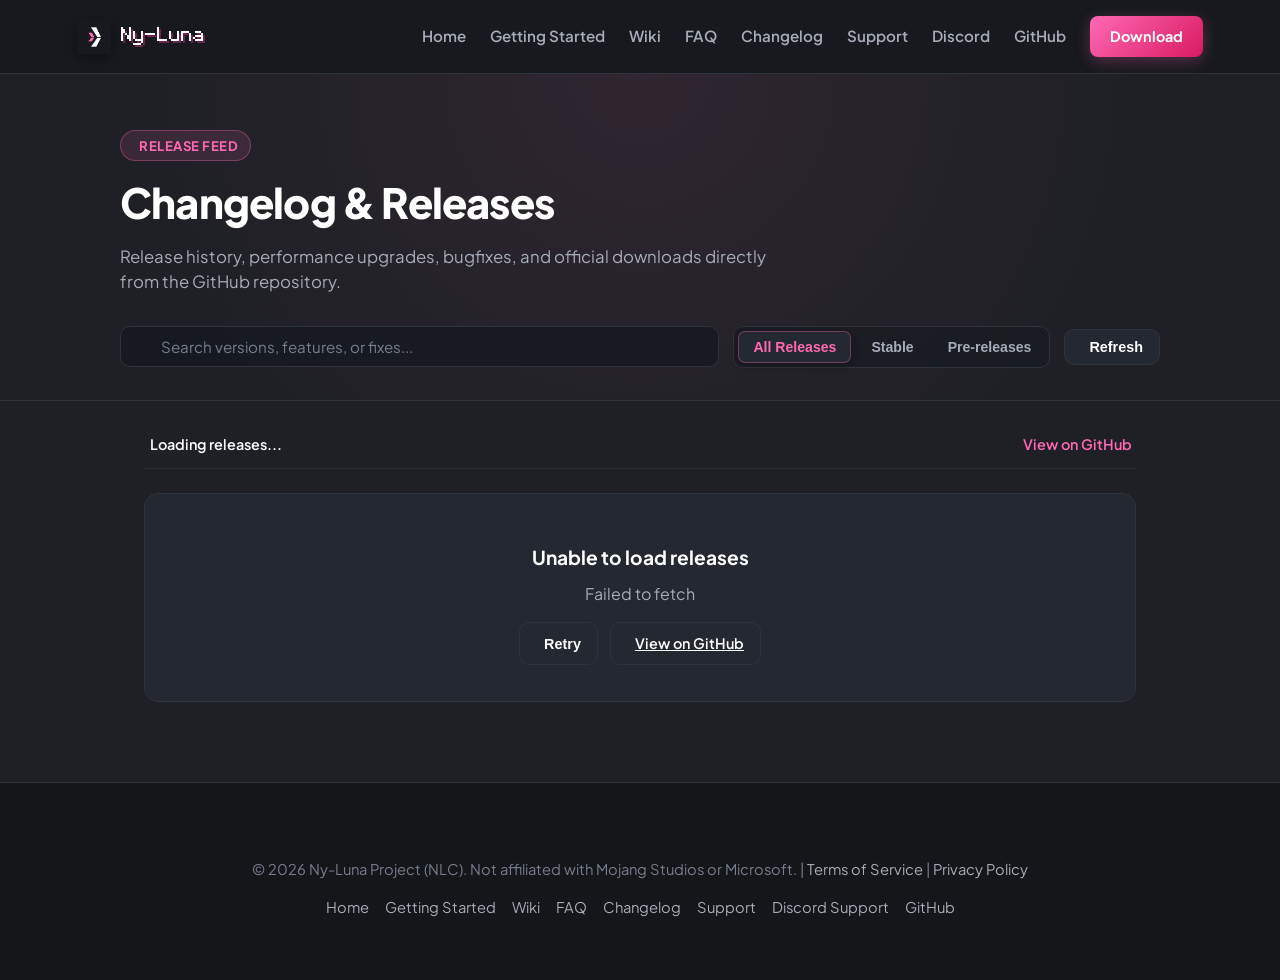
<file: web/changelog.html>
<!doctype html>
<html lang="en">
<head>
  <meta charset="utf-8" />
  <meta name="viewport" content="width=device-width,initial-scale=1" />
  <title>Changelog &amp; Version Releases — Ny-Luna Core</title>
  <meta name="description" content="Release notes and version history for Ny-Luna Core Minecraft Launcher. Track new features, performance enhancements, and bug fixes across all versions.">
  <meta name="keywords" content="Ny-Luna Changelog, Minecraft Launcher Updates, NLC Releases, Version 4.1.0">
  <meta name="theme-color" content="#1E2025">
  <meta name="robots" content="index, follow, max-snippet:-1, max-image-preview:large, max-video-preview:-1">
  <link rel="canonical" href="https://web.get-nlc.tech/changelog.html">

  <!-- Open Graph -->
  <meta property="og:type" content="website">
  <meta property="og:site_name" content="Ny-Luna Core">
  <meta property="og:url" content="https://web.get-nlc.tech/changelog.html">
  <meta property="og:title" content="Changelog &amp; Version Releases — Ny-Luna Core">
  <meta property="og:description" content="Release notes and version history for Ny-Luna Core Minecraft Launcher. Track new features, performance enhancements, and bug fixes across all versions.">
  <meta property="og:image" content="https://web.get-nlc.tech/preview.png">

  <!-- Twitter -->
  <meta name="twitter:card" content="summary_large_image">
  <meta name="twitter:url" content="https://web.get-nlc.tech/changelog.html">
  <meta name="twitter:title" content="Changelog &amp; Version Releases — Ny-Luna Core">
  <meta name="twitter:description" content="Release notes and version history for Ny-Luna Core Minecraft Launcher. Track new features, performance enhancements, and bug fixes across all versions.">
  <meta name="twitter:image" content="https://web.get-nlc.tech/preview.png">

  <link rel="icon" type="image/png" href="logo.png">
  <link rel="apple-touch-icon" href="logo.png">
  <link rel="manifest" href="site.webmanifest">
  <link rel="stylesheet" href="style.css">
</head>
<body>
        <nav>
        <div class="logo">
            <a href="index.html" style="text-decoration: none; color: inherit; display: flex; align-items: center; gap: 10px;">
                <img src="logo.png" alt="Ny-Luna Logo" class="logo-icon-img">
                <svg class="logo-wordmark-svg" viewBox="0 0 42 10" xmlns="http://www.w3.org/2000/svg" aria-label="Ny-Luna"><g fill="#6b2650"><rect x="1" y="1" width="1" height="1"/><rect x="5" y="1" width="1" height="1"/><rect x="1" y="2" width="1" height="1"/><rect x="2" y="2" width="1" height="1"/><rect x="5" y="2" width="1" height="1"/><rect x="1" y="3" width="1" height="1"/><rect x="2" y="3" width="1" height="1"/><rect x="5" y="3" width="1" height="1"/><rect x="1" y="4" width="1" height="1"/><rect x="3" y="4" width="1" height="1"/><rect x="5" y="4" width="1" height="1"/><rect x="1" y="5" width="1" height="1"/><rect x="4" y="5" width="1" height="1"/><rect x="5" y="5" width="1" height="1"/><rect x="1" y="6" width="1" height="1"/><rect x="4" y="6" width="1" height="1"/><rect x="5" y="6" width="1" height="1"/><rect x="1" y="7" width="1" height="1"/><rect x="5" y="7" width="1" height="1"/><rect x="7" y="3" width="1" height="1"/><rect x="11" y="3" width="1" height="1"/><rect x="7" y="4" width="1" height="1"/><rect x="11" y="4" width="1" height="1"/><rect x="7" y="5" width="1" height="1"/><rect x="11" y="5" width="1" height="1"/><rect x="7" y="6" width="1" height="1"/><rect x="11" y="6" width="1" height="1"/><rect x="8" y="7" width="1" height="1"/><rect x="9" y="7" width="1" height="1"/><rect x="10" y="7" width="1" height="1"/><rect x="11" y="7" width="1" height="1"/><rect x="11" y="8" width="1" height="1"/><rect x="7" y="9" width="1" height="1"/><rect x="8" y="9" width="1" height="1"/><rect x="9" y="9" width="1" height="1"/><rect x="10" y="9" width="1" height="1"/><rect x="13" y="4" width="1" height="1"/><rect x="14" y="4" width="1" height="1"/><rect x="15" y="4" width="1" height="1"/><rect x="16" y="4" width="1" height="1"/><rect x="17" y="4" width="1" height="1"/><rect x="19" y="1" width="1" height="1"/><rect x="19" y="2" width="1" height="1"/><rect x="19" y="3" width="1" height="1"/><rect x="19" y="4" width="1" height="1"/><rect x="19" y="5" width="1" height="1"/><rect x="19" y="6" width="1" height="1"/><rect x="19" y="7" width="1" height="1"/><rect x="20" y="7" width="1" height="1"/><rect x="21" y="7" width="1" height="1"/><rect x="22" y="7" width="1" height="1"/><rect x="23" y="7" width="1" height="1"/><rect x="25" y="3" width="1" height="1"/><rect x="29" y="3" width="1" height="1"/><rect x="25" y="4" width="1" height="1"/><rect x="29" y="4" width="1" height="1"/><rect x="25" y="5" width="1" height="1"/><rect x="29" y="5" width="1" height="1"/><rect x="25" y="6" width="1" height="1"/><rect x="29" y="6" width="1" height="1"/><rect x="26" y="7" width="1" height="1"/><rect x="27" y="7" width="1" height="1"/><rect x="28" y="7" width="1" height="1"/><rect x="29" y="7" width="1" height="1"/><rect x="31" y="3" width="1" height="1"/><rect x="32" y="3" width="1" height="1"/><rect x="33" y="3" width="1" height="1"/><rect x="34" y="3" width="1" height="1"/><rect x="31" y="4" width="1" height="1"/><rect x="35" y="4" width="1" height="1"/><rect x="31" y="5" width="1" height="1"/><rect x="35" y="5" width="1" height="1"/><rect x="31" y="6" width="1" height="1"/><rect x="35" y="6" width="1" height="1"/><rect x="31" y="7" width="1" height="1"/><rect x="35" y="7" width="1" height="1"/><rect x="38" y="3" width="1" height="1"/><rect x="39" y="3" width="1" height="1"/><rect x="40" y="3" width="1" height="1"/><rect x="41" y="4" width="1" height="1"/><rect x="38" y="5" width="1" height="1"/><rect x="39" y="5" width="1" height="1"/><rect x="40" y="5" width="1" height="1"/><rect x="41" y="5" width="1" height="1"/><rect x="37" y="6" width="1" height="1"/><rect x="41" y="6" width="1" height="1"/><rect x="38" y="7" width="1" height="1"/><rect x="39" y="7" width="1" height="1"/><rect x="40" y="7" width="1" height="1"/><rect x="41" y="7" width="1" height="1"/></g><g fill="#ffffff"><rect x="0" y="0" width="1" height="1"/><rect x="4" y="0" width="1" height="1"/><rect x="0" y="1" width="1" height="1"/><rect x="1" y="1" width="1" height="1"/><rect x="4" y="1" width="1" height="1"/><rect x="0" y="2" width="1" height="1"/><rect x="1" y="2" width="1" height="1"/><rect x="4" y="2" width="1" height="1"/><rect x="0" y="3" width="1" height="1"/><rect x="2" y="3" width="1" height="1"/><rect x="4" y="3" width="1" height="1"/><rect x="0" y="4" width="1" height="1"/><rect x="3" y="4" width="1" height="1"/><rect x="4" y="4" width="1" height="1"/><rect x="0" y="5" width="1" height="1"/><rect x="3" y="5" width="1" height="1"/><rect x="4" y="5" width="1" height="1"/><rect x="0" y="6" width="1" height="1"/><rect x="4" y="6" width="1" height="1"/><rect x="6" y="2" width="1" height="1"/><rect x="10" y="2" width="1" height="1"/><rect x="6" y="3" width="1" height="1"/><rect x="10" y="3" width="1" height="1"/><rect x="6" y="4" width="1" height="1"/><rect x="10" y="4" width="1" height="1"/><rect x="6" y="5" width="1" height="1"/><rect x="10" y="5" width="1" height="1"/><rect x="7" y="6" width="1" height="1"/><rect x="8" y="6" width="1" height="1"/><rect x="9" y="6" width="1" height="1"/><rect x="10" y="6" width="1" height="1"/><rect x="10" y="7" width="1" height="1"/><rect x="6" y="8" width="1" height="1"/><rect x="7" y="8" width="1" height="1"/><rect x="8" y="8" width="1" height="1"/><rect x="9" y="8" width="1" height="1"/><rect x="12" y="3" width="1" height="1"/><rect x="13" y="3" width="1" height="1"/><rect x="14" y="3" width="1" height="1"/><rect x="15" y="3" width="1" height="1"/><rect x="16" y="3" width="1" height="1"/><rect x="18" y="0" width="1" height="1"/><rect x="18" y="1" width="1" height="1"/><rect x="18" y="2" width="1" height="1"/><rect x="18" y="3" width="1" height="1"/><rect x="18" y="4" width="1" height="1"/><rect x="18" y="5" width="1" height="1"/><rect x="18" y="6" width="1" height="1"/><rect x="19" y="6" width="1" height="1"/><rect x="20" y="6" width="1" height="1"/><rect x="21" y="6" width="1" height="1"/><rect x="22" y="6" width="1" height="1"/><rect x="24" y="2" width="1" height="1"/><rect x="28" y="2" width="1" height="1"/><rect x="24" y="3" width="1" height="1"/><rect x="28" y="3" width="1" height="1"/><rect x="24" y="4" width="1" height="1"/><rect x="28" y="4" width="1" height="1"/><rect x="24" y="5" width="1" height="1"/><rect x="28" y="5" width="1" height="1"/><rect x="25" y="6" width="1" height="1"/><rect x="26" y="6" width="1" height="1"/><rect x="27" y="6" width="1" height="1"/><rect x="28" y="6" width="1" height="1"/><rect x="30" y="2" width="1" height="1"/><rect x="31" y="2" width="1" height="1"/><rect x="32" y="2" width="1" height="1"/><rect x="33" y="2" width="1" height="1"/><rect x="30" y="3" width="1" height="1"/><rect x="34" y="3" width="1" height="1"/><rect x="30" y="4" width="1" height="1"/><rect x="34" y="4" width="1" height="1"/><rect x="30" y="5" width="1" height="1"/><rect x="34" y="5" width="1" height="1"/><rect x="30" y="6" width="1" height="1"/><rect x="34" y="6" width="1" height="1"/><rect x="37" y="2" width="1" height="1"/><rect x="38" y="2" width="1" height="1"/><rect x="39" y="2" width="1" height="1"/><rect x="40" y="3" width="1" height="1"/><rect x="37" y="4" width="1" height="1"/><rect x="38" y="4" width="1" height="1"/><rect x="39" y="4" width="1" height="1"/><rect x="40" y="4" width="1" height="1"/><rect x="36" y="5" width="1" height="1"/><rect x="40" y="5" width="1" height="1"/><rect x="37" y="6" width="1" height="1"/><rect x="38" y="6" width="1" height="1"/><rect x="39" y="6" width="1" height="1"/><rect x="40" y="6" width="1" height="1"/></g></svg>
            </a>
        </div>
        <div class="nav-actions">
            <a href="index.html#download" class="btn-nav btn-nav-mobile">Download</a>
            <button class="nav-toggle" id="nav-toggle" aria-label="Toggle navigation menu" aria-expanded="false" aria-controls="nav-links">
                <span class="hamburger-bar"></span>
                <span class="hamburger-bar"></span>
                <span class="hamburger-bar"></span>
            </button>
        </div>
        <div class="links" id="nav-links">
            <a href="index.html">Home</a>
            <a href="getting-started.html">Getting Started</a>
            <a href="wiki.html">Wiki</a>
            <a href="faq.html">FAQ</a>
            <a href="changelog.html">Changelog</a>
            <a href="support.html">Support</a>
            <a href="https://discord.gg/2CSGqYz9ms" target="_blank" rel="noopener">Discord</a>
            <a href="https://github.com/Amne-Dev/NLC" target="_blank" rel="noopener">GitHub</a>
            <a href="index.html#download" class="btn-nav btn-nav-desktop">Download</a>
        </div>
    </nav>

    <header class="changelog-hero">
        <div class="changelog-hero-inner">
            <div class="changelog-title-group">
                <span class="changelog-pill"><i class="ri-history-line"></i> Release Feed</span>
                <h1>Changelog &amp; Releases</h1>
                <p class="changelog-subtext">Release history, performance upgrades, bugfixes, and official downloads directly from the GitHub repository.</p>
            </div>
            <div class="changelog-toolbar">
                <div class="changelog-search-wrap">
                    <i class="ri-search-line changelog-search-icon"></i>
                    <input type="search" id="changelog-search" placeholder="Search versions, features, or fixes..." aria-label="Search changelog">
                    <button type="button" id="changelog-clear-search" class="changelog-clear-btn" aria-label="Clear search" hidden><i class="ri-close-line"></i></button>
                </div>
                <div class="changelog-filters" role="tablist" aria-label="Filter releases">
                    <button type="button" class="changelog-filter-chip active" data-filter="all">All Releases</button>
                    <button type="button" class="changelog-filter-chip" data-filter="stable">Stable</button>
                    <button type="button" class="changelog-filter-chip" data-filter="prerelease">Pre-releases</button>
                </div>
                <button id="refreshBtn" class="btn-refresh" title="Check for newer GitHub releases">
                    <i class="ri-refresh-line" id="refreshIcon"></i> <span>Refresh</span>
                </button>
            </div>
        </div>
    </header>

    <main class="changelog-container">
        <div id="changelog-status-bar" class="changelog-status-bar">
            <span id="release-count" class="changelog-count"><i class="ri-loader-4-line"></i> Loading releases...</span>
            <a href="https://github.com/Amne-Dev/NLC/releases" target="_blank" rel="noopener" class="changelog-gh-link">
                View on GitHub <i class="ri-external-link-line"></i>
            </a>
        </div>
        <div id="status"></div>
        <div id="list" class="changelog-feed"></div>
    </main>

        <footer>
        <p>&copy; 2026 Ny-Luna Project (NLC). Not affiliated with Mojang Studios or Microsoft. | <a href="terms.html">Terms of Service</a> | <a href="privacy.html">Privacy Policy</a></p>
        <div class="footer-links">
            <a href="index.html">Home</a>
            <a href="getting-started.html">Getting Started</a>
            <a href="wiki.html">Wiki</a>
            <a href="faq.html">FAQ</a>
            <a href="changelog.html">Changelog</a>
            <a href="support.html">Support</a>
            <a href="https://discord.gg/2CSGqYz9ms" target="_blank" rel="noopener">Discord Support</a>
            <a href="https://github.com/Amne-Dev/NLC" target="_blank" rel="noopener">GitHub</a>
        </div>
    </footer>

  <script src="changelog.js"></script>
    <script src="script.js"></script>
</body>
</html>
</file>
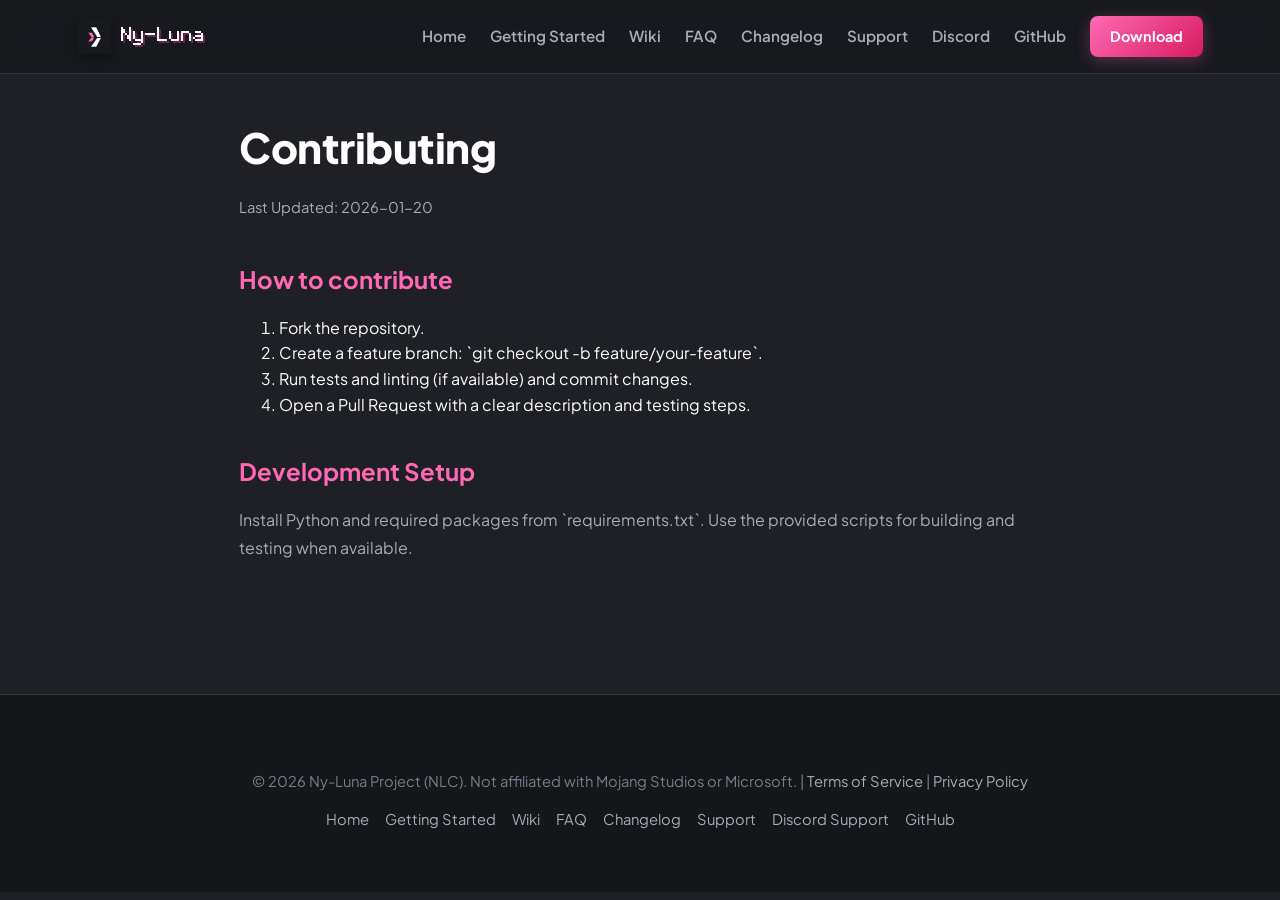
<file: web/contributing.html>
<!doctype html>
<html lang="en">
<head>
  <meta charset="utf-8" />
  <meta name="viewport" content="width=device-width,initial-scale=1" />
  <title>Contributing Guide — Ny-Luna Core Open Source</title>
  <meta name="description" content="Guidelines for contributing to Ny-Luna Core. Learn how to set up the Rust & Python development environments, submit pull requests, and contribute to the community.">
  <meta name="keywords" content="Contributing to Ny-Luna, Open Source Minecraft Launcher, Rust Slint Development, Python Minecraft Launcher">
  <meta name="theme-color" content="#1E2025">
  <meta name="robots" content="index, follow, max-snippet:-1, max-image-preview:large, max-video-preview:-1">
  <link rel="canonical" href="https://web.get-nlc.tech/contributing.html">

  <!-- Open Graph -->
  <meta property="og:type" content="website">
  <meta property="og:site_name" content="Ny-Luna Core">
  <meta property="og:url" content="https://web.get-nlc.tech/contributing.html">
  <meta property="og:title" content="Contributing Guide — Ny-Luna Core Open Source">
  <meta property="og:description" content="Guidelines for contributing to Ny-Luna Core. Learn how to set up the Rust & Python development environments, submit pull requests, and contribute to the community.">
  <meta property="og:image" content="https://web.get-nlc.tech/preview.png">

  <!-- Twitter -->
  <meta name="twitter:card" content="summary_large_image">
  <meta name="twitter:url" content="https://web.get-nlc.tech/contributing.html">
  <meta name="twitter:title" content="Contributing Guide — Ny-Luna Core Open Source">
  <meta name="twitter:description" content="Guidelines for contributing to Ny-Luna Core. Learn how to set up the Rust & Python development environments, submit pull requests, and contribute to the community.">
  <meta name="twitter:image" content="https://web.get-nlc.tech/preview.png">

  <link rel="icon" type="image/png" href="logo.png">
  <link rel="apple-touch-icon" href="logo.png">
  <link rel="manifest" href="site.webmanifest">
  <link rel="stylesheet" href="style.css">
</head>
<body>
        <nav>
        <div class="logo">
            <a href="index.html" style="text-decoration: none; color: inherit; display: flex; align-items: center; gap: 10px;">
                <img src="logo.png" alt="Ny-Luna Logo" class="logo-icon-img">
                <svg class="logo-wordmark-svg" viewBox="0 0 42 10" xmlns="http://www.w3.org/2000/svg" aria-label="Ny-Luna"><g fill="#6b2650"><rect x="1" y="1" width="1" height="1"/><rect x="5" y="1" width="1" height="1"/><rect x="1" y="2" width="1" height="1"/><rect x="2" y="2" width="1" height="1"/><rect x="5" y="2" width="1" height="1"/><rect x="1" y="3" width="1" height="1"/><rect x="2" y="3" width="1" height="1"/><rect x="5" y="3" width="1" height="1"/><rect x="1" y="4" width="1" height="1"/><rect x="3" y="4" width="1" height="1"/><rect x="5" y="4" width="1" height="1"/><rect x="1" y="5" width="1" height="1"/><rect x="4" y="5" width="1" height="1"/><rect x="5" y="5" width="1" height="1"/><rect x="1" y="6" width="1" height="1"/><rect x="4" y="6" width="1" height="1"/><rect x="5" y="6" width="1" height="1"/><rect x="1" y="7" width="1" height="1"/><rect x="5" y="7" width="1" height="1"/><rect x="7" y="3" width="1" height="1"/><rect x="11" y="3" width="1" height="1"/><rect x="7" y="4" width="1" height="1"/><rect x="11" y="4" width="1" height="1"/><rect x="7" y="5" width="1" height="1"/><rect x="11" y="5" width="1" height="1"/><rect x="7" y="6" width="1" height="1"/><rect x="11" y="6" width="1" height="1"/><rect x="8" y="7" width="1" height="1"/><rect x="9" y="7" width="1" height="1"/><rect x="10" y="7" width="1" height="1"/><rect x="11" y="7" width="1" height="1"/><rect x="11" y="8" width="1" height="1"/><rect x="7" y="9" width="1" height="1"/><rect x="8" y="9" width="1" height="1"/><rect x="9" y="9" width="1" height="1"/><rect x="10" y="9" width="1" height="1"/><rect x="13" y="4" width="1" height="1"/><rect x="14" y="4" width="1" height="1"/><rect x="15" y="4" width="1" height="1"/><rect x="16" y="4" width="1" height="1"/><rect x="17" y="4" width="1" height="1"/><rect x="19" y="1" width="1" height="1"/><rect x="19" y="2" width="1" height="1"/><rect x="19" y="3" width="1" height="1"/><rect x="19" y="4" width="1" height="1"/><rect x="19" y="5" width="1" height="1"/><rect x="19" y="6" width="1" height="1"/><rect x="19" y="7" width="1" height="1"/><rect x="20" y="7" width="1" height="1"/><rect x="21" y="7" width="1" height="1"/><rect x="22" y="7" width="1" height="1"/><rect x="23" y="7" width="1" height="1"/><rect x="25" y="3" width="1" height="1"/><rect x="29" y="3" width="1" height="1"/><rect x="25" y="4" width="1" height="1"/><rect x="29" y="4" width="1" height="1"/><rect x="25" y="5" width="1" height="1"/><rect x="29" y="5" width="1" height="1"/><rect x="25" y="6" width="1" height="1"/><rect x="29" y="6" width="1" height="1"/><rect x="26" y="7" width="1" height="1"/><rect x="27" y="7" width="1" height="1"/><rect x="28" y="7" width="1" height="1"/><rect x="29" y="7" width="1" height="1"/><rect x="31" y="3" width="1" height="1"/><rect x="32" y="3" width="1" height="1"/><rect x="33" y="3" width="1" height="1"/><rect x="34" y="3" width="1" height="1"/><rect x="31" y="4" width="1" height="1"/><rect x="35" y="4" width="1" height="1"/><rect x="31" y="5" width="1" height="1"/><rect x="35" y="5" width="1" height="1"/><rect x="31" y="6" width="1" height="1"/><rect x="35" y="6" width="1" height="1"/><rect x="31" y="7" width="1" height="1"/><rect x="35" y="7" width="1" height="1"/><rect x="38" y="3" width="1" height="1"/><rect x="39" y="3" width="1" height="1"/><rect x="40" y="3" width="1" height="1"/><rect x="41" y="4" width="1" height="1"/><rect x="38" y="5" width="1" height="1"/><rect x="39" y="5" width="1" height="1"/><rect x="40" y="5" width="1" height="1"/><rect x="41" y="5" width="1" height="1"/><rect x="37" y="6" width="1" height="1"/><rect x="41" y="6" width="1" height="1"/><rect x="38" y="7" width="1" height="1"/><rect x="39" y="7" width="1" height="1"/><rect x="40" y="7" width="1" height="1"/><rect x="41" y="7" width="1" height="1"/></g><g fill="#ffffff"><rect x="0" y="0" width="1" height="1"/><rect x="4" y="0" width="1" height="1"/><rect x="0" y="1" width="1" height="1"/><rect x="1" y="1" width="1" height="1"/><rect x="4" y="1" width="1" height="1"/><rect x="0" y="2" width="1" height="1"/><rect x="1" y="2" width="1" height="1"/><rect x="4" y="2" width="1" height="1"/><rect x="0" y="3" width="1" height="1"/><rect x="2" y="3" width="1" height="1"/><rect x="4" y="3" width="1" height="1"/><rect x="0" y="4" width="1" height="1"/><rect x="3" y="4" width="1" height="1"/><rect x="4" y="4" width="1" height="1"/><rect x="0" y="5" width="1" height="1"/><rect x="3" y="5" width="1" height="1"/><rect x="4" y="5" width="1" height="1"/><rect x="0" y="6" width="1" height="1"/><rect x="4" y="6" width="1" height="1"/><rect x="6" y="2" width="1" height="1"/><rect x="10" y="2" width="1" height="1"/><rect x="6" y="3" width="1" height="1"/><rect x="10" y="3" width="1" height="1"/><rect x="6" y="4" width="1" height="1"/><rect x="10" y="4" width="1" height="1"/><rect x="6" y="5" width="1" height="1"/><rect x="10" y="5" width="1" height="1"/><rect x="7" y="6" width="1" height="1"/><rect x="8" y="6" width="1" height="1"/><rect x="9" y="6" width="1" height="1"/><rect x="10" y="6" width="1" height="1"/><rect x="10" y="7" width="1" height="1"/><rect x="6" y="8" width="1" height="1"/><rect x="7" y="8" width="1" height="1"/><rect x="8" y="8" width="1" height="1"/><rect x="9" y="8" width="1" height="1"/><rect x="12" y="3" width="1" height="1"/><rect x="13" y="3" width="1" height="1"/><rect x="14" y="3" width="1" height="1"/><rect x="15" y="3" width="1" height="1"/><rect x="16" y="3" width="1" height="1"/><rect x="18" y="0" width="1" height="1"/><rect x="18" y="1" width="1" height="1"/><rect x="18" y="2" width="1" height="1"/><rect x="18" y="3" width="1" height="1"/><rect x="18" y="4" width="1" height="1"/><rect x="18" y="5" width="1" height="1"/><rect x="18" y="6" width="1" height="1"/><rect x="19" y="6" width="1" height="1"/><rect x="20" y="6" width="1" height="1"/><rect x="21" y="6" width="1" height="1"/><rect x="22" y="6" width="1" height="1"/><rect x="24" y="2" width="1" height="1"/><rect x="28" y="2" width="1" height="1"/><rect x="24" y="3" width="1" height="1"/><rect x="28" y="3" width="1" height="1"/><rect x="24" y="4" width="1" height="1"/><rect x="28" y="4" width="1" height="1"/><rect x="24" y="5" width="1" height="1"/><rect x="28" y="5" width="1" height="1"/><rect x="25" y="6" width="1" height="1"/><rect x="26" y="6" width="1" height="1"/><rect x="27" y="6" width="1" height="1"/><rect x="28" y="6" width="1" height="1"/><rect x="30" y="2" width="1" height="1"/><rect x="31" y="2" width="1" height="1"/><rect x="32" y="2" width="1" height="1"/><rect x="33" y="2" width="1" height="1"/><rect x="30" y="3" width="1" height="1"/><rect x="34" y="3" width="1" height="1"/><rect x="30" y="4" width="1" height="1"/><rect x="34" y="4" width="1" height="1"/><rect x="30" y="5" width="1" height="1"/><rect x="34" y="5" width="1" height="1"/><rect x="30" y="6" width="1" height="1"/><rect x="34" y="6" width="1" height="1"/><rect x="37" y="2" width="1" height="1"/><rect x="38" y="2" width="1" height="1"/><rect x="39" y="2" width="1" height="1"/><rect x="40" y="3" width="1" height="1"/><rect x="37" y="4" width="1" height="1"/><rect x="38" y="4" width="1" height="1"/><rect x="39" y="4" width="1" height="1"/><rect x="40" y="4" width="1" height="1"/><rect x="36" y="5" width="1" height="1"/><rect x="40" y="5" width="1" height="1"/><rect x="37" y="6" width="1" height="1"/><rect x="38" y="6" width="1" height="1"/><rect x="39" y="6" width="1" height="1"/><rect x="40" y="6" width="1" height="1"/></g></svg>
            </a>
        </div>
        <div class="nav-actions">
            <a href="index.html#download" class="btn-nav btn-nav-mobile">Download</a>
            <button class="nav-toggle" id="nav-toggle" aria-label="Toggle navigation menu" aria-expanded="false" aria-controls="nav-links">
                <span class="hamburger-bar"></span>
                <span class="hamburger-bar"></span>
                <span class="hamburger-bar"></span>
            </button>
        </div>
        <div class="links" id="nav-links">
            <a href="index.html">Home</a>
            <a href="getting-started.html">Getting Started</a>
            <a href="wiki.html">Wiki</a>
            <a href="faq.html">FAQ</a>
            <a href="changelog.html">Changelog</a>
            <a href="support.html">Support</a>
            <a href="https://discord.gg/2CSGqYz9ms" target="_blank" rel="noopener">Discord</a>
            <a href="https://github.com/Amne-Dev/NLC" target="_blank" rel="noopener">GitHub</a>
            <a href="index.html#download" class="btn-nav btn-nav-desktop">Download</a>
        </div>
    </nav>

    <main class="terms-container">
        <h1>Contributing</h1>
        <p class="last-updated">Last Updated: 2026-01-20</p>

        <section>
            <h2>How to contribute</h2>
            <ol>
                <li>Fork the repository.</li>
                <li>Create a feature branch: `git checkout -b feature/your-feature`.</li>
                <li>Run tests and linting (if available) and commit changes.</li>
                <li>Open a Pull Request with a clear description and testing steps.</li>
            </ol>
        </section>

        <section>
            <h2>Development Setup</h2>
            <p>Install Python and required packages from `requirements.txt`. Use the provided scripts for building and testing when available.</p>
        </section>

    </main>

        <footer>
        <p>&copy; 2026 Ny-Luna Project (NLC). Not affiliated with Mojang Studios or Microsoft. | <a href="terms.html">Terms of Service</a> | <a href="privacy.html">Privacy Policy</a></p>
        <div class="footer-links">
            <a href="index.html">Home</a>
            <a href="getting-started.html">Getting Started</a>
            <a href="wiki.html">Wiki</a>
            <a href="faq.html">FAQ</a>
            <a href="changelog.html">Changelog</a>
            <a href="support.html">Support</a>
            <a href="https://discord.gg/2CSGqYz9ms" target="_blank" rel="noopener">Discord Support</a>
            <a href="https://github.com/Amne-Dev/NLC" target="_blank" rel="noopener">GitHub</a>
        </div>
    </footer>
    <script src="script.js"></script>
</body>
</html>
</file>
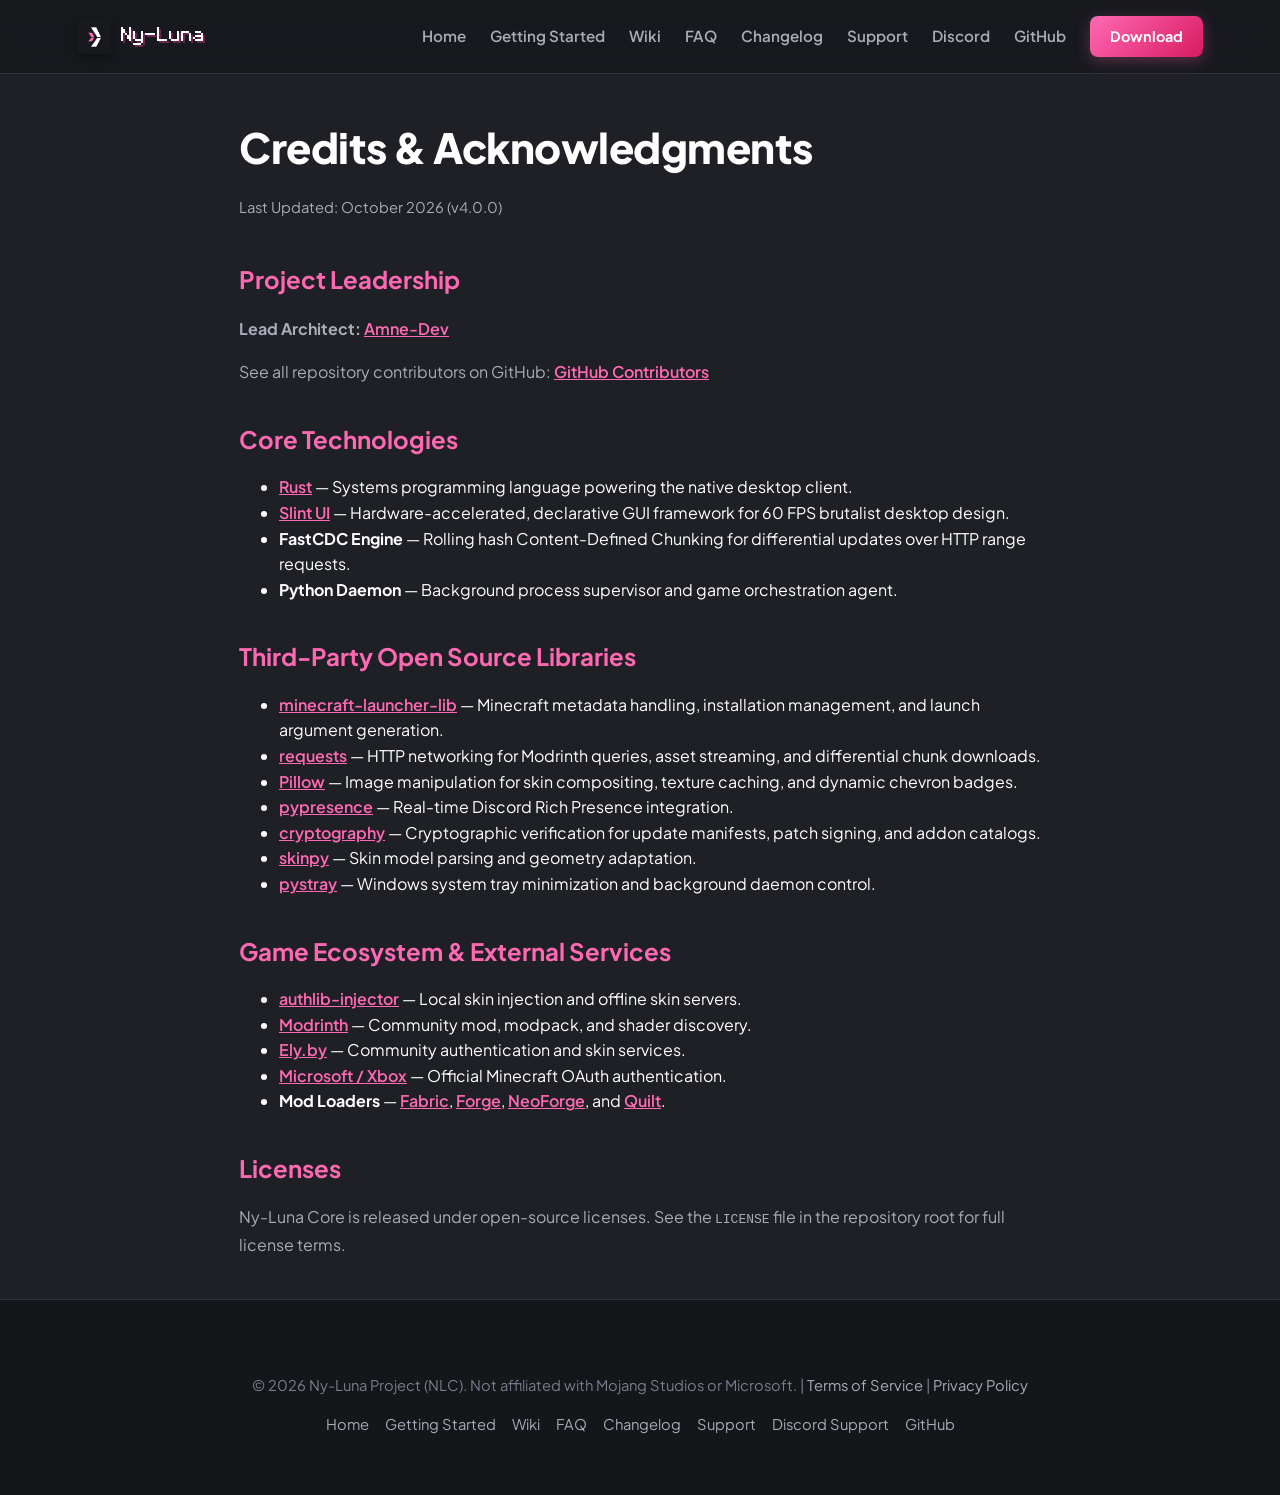
<file: web/credits.html>
<!doctype html>
<html lang="en">
<head>
  <meta charset="utf-8" />
  <meta name="viewport" content="width=device-width,initial-scale=1" />
  <title>Credits &amp; Open Source Acknowledgements — Ny-Luna Core</title>
  <meta name="description" content="Acknowledgements, dependencies, and open-source licenses powering Ny-Luna Core, including Slint, Minecraft Launcher Lib, and community contributors.">
  <meta name="keywords" content="Ny-Luna Credits, Open Source Acknowledgements, Slint UI, Minecraft Libraries">
  <meta name="theme-color" content="#1E2025">
  <meta name="robots" content="index, follow, max-snippet:-1, max-image-preview:large, max-video-preview:-1">
  <link rel="canonical" href="https://web.get-nlc.tech/credits.html">

  <!-- Open Graph -->
  <meta property="og:type" content="website">
  <meta property="og:site_name" content="Ny-Luna Core">
  <meta property="og:url" content="https://web.get-nlc.tech/credits.html">
  <meta property="og:title" content="Credits &amp; Open Source Acknowledgements — Ny-Luna Core">
  <meta property="og:description" content="Acknowledgements, dependencies, and open-source licenses powering Ny-Luna Core, including Slint, Minecraft Launcher Lib, and community contributors.">
  <meta property="og:image" content="https://web.get-nlc.tech/preview.png">

  <!-- Twitter -->
  <meta name="twitter:card" content="summary_large_image">
  <meta name="twitter:url" content="https://web.get-nlc.tech/credits.html">
  <meta name="twitter:title" content="Credits &amp; Open Source Acknowledgements — Ny-Luna Core">
  <meta name="twitter:description" content="Acknowledgements, dependencies, and open-source licenses powering Ny-Luna Core, including Slint, Minecraft Launcher Lib, and community contributors.">
  <meta name="twitter:image" content="https://web.get-nlc.tech/preview.png">

  <link rel="icon" type="image/png" href="logo.png">
  <link rel="apple-touch-icon" href="logo.png">
  <link rel="manifest" href="site.webmanifest">
  <link rel="stylesheet" href="style.css">
</head>
<body>
        <nav>
        <div class="logo">
            <a href="index.html" style="text-decoration: none; color: inherit; display: flex; align-items: center; gap: 10px;">
                <img src="logo.png" alt="Ny-Luna Logo" class="logo-icon-img">
                <svg class="logo-wordmark-svg" viewBox="0 0 42 10" xmlns="http://www.w3.org/2000/svg" aria-label="Ny-Luna"><g fill="#6b2650"><rect x="1" y="1" width="1" height="1"/><rect x="5" y="1" width="1" height="1"/><rect x="1" y="2" width="1" height="1"/><rect x="2" y="2" width="1" height="1"/><rect x="5" y="2" width="1" height="1"/><rect x="1" y="3" width="1" height="1"/><rect x="2" y="3" width="1" height="1"/><rect x="5" y="3" width="1" height="1"/><rect x="1" y="4" width="1" height="1"/><rect x="3" y="4" width="1" height="1"/><rect x="5" y="4" width="1" height="1"/><rect x="1" y="5" width="1" height="1"/><rect x="4" y="5" width="1" height="1"/><rect x="5" y="5" width="1" height="1"/><rect x="1" y="6" width="1" height="1"/><rect x="4" y="6" width="1" height="1"/><rect x="5" y="6" width="1" height="1"/><rect x="1" y="7" width="1" height="1"/><rect x="5" y="7" width="1" height="1"/><rect x="7" y="3" width="1" height="1"/><rect x="11" y="3" width="1" height="1"/><rect x="7" y="4" width="1" height="1"/><rect x="11" y="4" width="1" height="1"/><rect x="7" y="5" width="1" height="1"/><rect x="11" y="5" width="1" height="1"/><rect x="7" y="6" width="1" height="1"/><rect x="11" y="6" width="1" height="1"/><rect x="8" y="7" width="1" height="1"/><rect x="9" y="7" width="1" height="1"/><rect x="10" y="7" width="1" height="1"/><rect x="11" y="7" width="1" height="1"/><rect x="11" y="8" width="1" height="1"/><rect x="7" y="9" width="1" height="1"/><rect x="8" y="9" width="1" height="1"/><rect x="9" y="9" width="1" height="1"/><rect x="10" y="9" width="1" height="1"/><rect x="13" y="4" width="1" height="1"/><rect x="14" y="4" width="1" height="1"/><rect x="15" y="4" width="1" height="1"/><rect x="16" y="4" width="1" height="1"/><rect x="17" y="4" width="1" height="1"/><rect x="19" y="1" width="1" height="1"/><rect x="19" y="2" width="1" height="1"/><rect x="19" y="3" width="1" height="1"/><rect x="19" y="4" width="1" height="1"/><rect x="19" y="5" width="1" height="1"/><rect x="19" y="6" width="1" height="1"/><rect x="19" y="7" width="1" height="1"/><rect x="20" y="7" width="1" height="1"/><rect x="21" y="7" width="1" height="1"/><rect x="22" y="7" width="1" height="1"/><rect x="23" y="7" width="1" height="1"/><rect x="25" y="3" width="1" height="1"/><rect x="29" y="3" width="1" height="1"/><rect x="25" y="4" width="1" height="1"/><rect x="29" y="4" width="1" height="1"/><rect x="25" y="5" width="1" height="1"/><rect x="29" y="5" width="1" height="1"/><rect x="25" y="6" width="1" height="1"/><rect x="29" y="6" width="1" height="1"/><rect x="26" y="7" width="1" height="1"/><rect x="27" y="7" width="1" height="1"/><rect x="28" y="7" width="1" height="1"/><rect x="29" y="7" width="1" height="1"/><rect x="31" y="3" width="1" height="1"/><rect x="32" y="3" width="1" height="1"/><rect x="33" y="3" width="1" height="1"/><rect x="34" y="3" width="1" height="1"/><rect x="31" y="4" width="1" height="1"/><rect x="35" y="4" width="1" height="1"/><rect x="31" y="5" width="1" height="1"/><rect x="35" y="5" width="1" height="1"/><rect x="31" y="6" width="1" height="1"/><rect x="35" y="6" width="1" height="1"/><rect x="31" y="7" width="1" height="1"/><rect x="35" y="7" width="1" height="1"/><rect x="38" y="3" width="1" height="1"/><rect x="39" y="3" width="1" height="1"/><rect x="40" y="3" width="1" height="1"/><rect x="41" y="4" width="1" height="1"/><rect x="38" y="5" width="1" height="1"/><rect x="39" y="5" width="1" height="1"/><rect x="40" y="5" width="1" height="1"/><rect x="41" y="5" width="1" height="1"/><rect x="37" y="6" width="1" height="1"/><rect x="41" y="6" width="1" height="1"/><rect x="38" y="7" width="1" height="1"/><rect x="39" y="7" width="1" height="1"/><rect x="40" y="7" width="1" height="1"/><rect x="41" y="7" width="1" height="1"/></g><g fill="#ffffff"><rect x="0" y="0" width="1" height="1"/><rect x="4" y="0" width="1" height="1"/><rect x="0" y="1" width="1" height="1"/><rect x="1" y="1" width="1" height="1"/><rect x="4" y="1" width="1" height="1"/><rect x="0" y="2" width="1" height="1"/><rect x="1" y="2" width="1" height="1"/><rect x="4" y="2" width="1" height="1"/><rect x="0" y="3" width="1" height="1"/><rect x="2" y="3" width="1" height="1"/><rect x="4" y="3" width="1" height="1"/><rect x="0" y="4" width="1" height="1"/><rect x="3" y="4" width="1" height="1"/><rect x="4" y="4" width="1" height="1"/><rect x="0" y="5" width="1" height="1"/><rect x="3" y="5" width="1" height="1"/><rect x="4" y="5" width="1" height="1"/><rect x="0" y="6" width="1" height="1"/><rect x="4" y="6" width="1" height="1"/><rect x="6" y="2" width="1" height="1"/><rect x="10" y="2" width="1" height="1"/><rect x="6" y="3" width="1" height="1"/><rect x="10" y="3" width="1" height="1"/><rect x="6" y="4" width="1" height="1"/><rect x="10" y="4" width="1" height="1"/><rect x="6" y="5" width="1" height="1"/><rect x="10" y="5" width="1" height="1"/><rect x="7" y="6" width="1" height="1"/><rect x="8" y="6" width="1" height="1"/><rect x="9" y="6" width="1" height="1"/><rect x="10" y="6" width="1" height="1"/><rect x="10" y="7" width="1" height="1"/><rect x="6" y="8" width="1" height="1"/><rect x="7" y="8" width="1" height="1"/><rect x="8" y="8" width="1" height="1"/><rect x="9" y="8" width="1" height="1"/><rect x="12" y="3" width="1" height="1"/><rect x="13" y="3" width="1" height="1"/><rect x="14" y="3" width="1" height="1"/><rect x="15" y="3" width="1" height="1"/><rect x="16" y="3" width="1" height="1"/><rect x="18" y="0" width="1" height="1"/><rect x="18" y="1" width="1" height="1"/><rect x="18" y="2" width="1" height="1"/><rect x="18" y="3" width="1" height="1"/><rect x="18" y="4" width="1" height="1"/><rect x="18" y="5" width="1" height="1"/><rect x="18" y="6" width="1" height="1"/><rect x="19" y="6" width="1" height="1"/><rect x="20" y="6" width="1" height="1"/><rect x="21" y="6" width="1" height="1"/><rect x="22" y="6" width="1" height="1"/><rect x="24" y="2" width="1" height="1"/><rect x="28" y="2" width="1" height="1"/><rect x="24" y="3" width="1" height="1"/><rect x="28" y="3" width="1" height="1"/><rect x="24" y="4" width="1" height="1"/><rect x="28" y="4" width="1" height="1"/><rect x="24" y="5" width="1" height="1"/><rect x="28" y="5" width="1" height="1"/><rect x="25" y="6" width="1" height="1"/><rect x="26" y="6" width="1" height="1"/><rect x="27" y="6" width="1" height="1"/><rect x="28" y="6" width="1" height="1"/><rect x="30" y="2" width="1" height="1"/><rect x="31" y="2" width="1" height="1"/><rect x="32" y="2" width="1" height="1"/><rect x="33" y="2" width="1" height="1"/><rect x="30" y="3" width="1" height="1"/><rect x="34" y="3" width="1" height="1"/><rect x="30" y="4" width="1" height="1"/><rect x="34" y="4" width="1" height="1"/><rect x="30" y="5" width="1" height="1"/><rect x="34" y="5" width="1" height="1"/><rect x="30" y="6" width="1" height="1"/><rect x="34" y="6" width="1" height="1"/><rect x="37" y="2" width="1" height="1"/><rect x="38" y="2" width="1" height="1"/><rect x="39" y="2" width="1" height="1"/><rect x="40" y="3" width="1" height="1"/><rect x="37" y="4" width="1" height="1"/><rect x="38" y="4" width="1" height="1"/><rect x="39" y="4" width="1" height="1"/><rect x="40" y="4" width="1" height="1"/><rect x="36" y="5" width="1" height="1"/><rect x="40" y="5" width="1" height="1"/><rect x="37" y="6" width="1" height="1"/><rect x="38" y="6" width="1" height="1"/><rect x="39" y="6" width="1" height="1"/><rect x="40" y="6" width="1" height="1"/></g></svg>
            </a>
        </div>
        <div class="nav-actions">
            <a href="index.html#download" class="btn-nav btn-nav-mobile">Download</a>
            <button class="nav-toggle" id="nav-toggle" aria-label="Toggle navigation menu" aria-expanded="false" aria-controls="nav-links">
                <span class="hamburger-bar"></span>
                <span class="hamburger-bar"></span>
                <span class="hamburger-bar"></span>
            </button>
        </div>
        <div class="links" id="nav-links">
            <a href="index.html">Home</a>
            <a href="getting-started.html">Getting Started</a>
            <a href="wiki.html">Wiki</a>
            <a href="faq.html">FAQ</a>
            <a href="changelog.html">Changelog</a>
            <a href="support.html">Support</a>
            <a href="https://discord.gg/2CSGqYz9ms" target="_blank" rel="noopener">Discord</a>
            <a href="https://github.com/Amne-Dev/NLC" target="_blank" rel="noopener">GitHub</a>
            <a href="index.html#download" class="btn-nav btn-nav-desktop">Download</a>
        </div>
    </nav>

    <main class="terms-container">
        <h1>Credits & Acknowledgments</h1>
        <p class="last-updated">Last Updated: October 2026 (v4.0.0)</p>

        <section>
            <h2>Project Leadership</h2>
            <p><strong>Lead Architect:</strong> <a href="https://github.com/Amne-Dev" target="_blank">Amne-Dev</a></p>
            <p>See all repository contributors on GitHub: <a href="https://github.com/Amne-Dev/NLC/graphs/contributors" target="_blank">GitHub Contributors</a></p>
        </section>

        <section>
            <h2>Core Technologies</h2>
            <ul>
                <li><strong><a href="https://www.rust-lang.org/" target="_blank">Rust</a></strong> &mdash; Systems programming language powering the native desktop client.</li>
                <li><strong><a href="https://slint.dev/" target="_blank">Slint UI</a></strong> &mdash; Hardware-accelerated, declarative GUI framework for 60 FPS brutalist desktop design.</li>
                <li><strong>FastCDC Engine</strong> &mdash; Rolling hash Content-Defined Chunking for differential updates over HTTP range requests.</li>
                <li><strong>Python Daemon</strong> &mdash; Background process supervisor and game orchestration agent.</li>
            </ul>
        </section>

        <section>
            <h2>Third-Party Open Source Libraries</h2>
            <ul>
                <li><strong><a href="https://gitlab.com/JakobDev/minecraft-launcher-lib" target="_blank">minecraft-launcher-lib</a></strong> &mdash; Minecraft metadata handling, installation management, and launch argument generation.</li>
                <li><strong><a href="https://requests.readthedocs.io/" target="_blank">requests</a></strong> &mdash; HTTP networking for Modrinth queries, asset streaming, and differential chunk downloads.</li>
                <li><strong><a href="https://python-pillow.org/" target="_blank">Pillow</a></strong> &mdash; Image manipulation for skin compositing, texture caching, and dynamic chevron badges.</li>
                <li><strong><a href="https://github.com/qwertyquerty/pypresence" target="_blank">pypresence</a></strong> &mdash; Real-time Discord Rich Presence integration.</li>
                <li><strong><a href="https://cryptography.io/" target="_blank">cryptography</a></strong> &mdash; Cryptographic verification for update manifests, patch signing, and addon catalogs.</li>
                <li><strong><a href="https://pypi.org/project/skinpy/" target="_blank">skinpy</a></strong> &mdash; Skin model parsing and geometry adaptation.</li>
                <li><strong><a href="https://github.com/moses-palmer/pystray" target="_blank">pystray</a></strong> &mdash; Windows system tray minimization and background daemon control.</li>
            </ul>
        </section>

        <section>
            <h2>Game Ecosystem & External Services</h2>
            <ul>
                <li><strong><a href="https://github.com/yushijinhun/authlib-injector" target="_blank">authlib-injector</a></strong> &mdash; Local skin injection and offline skin servers.</li>
                <li><strong><a href="https://modrinth.com/" target="_blank">Modrinth</a></strong> &mdash; Community mod, modpack, and shader discovery.</li>
                <li><strong><a href="https://ely.by/" target="_blank">Ely.by</a></strong> &mdash; Community authentication and skin services.</li>
                <li><strong><a href="https://www.microsoft.com/" target="_blank">Microsoft / Xbox</a></strong> &mdash; Official Minecraft OAuth authentication.</li>
                <li><strong>Mod Loaders</strong> &mdash; <a href="https://fabricmc.net/" target="_blank">Fabric</a>, <a href="https://files.minecraftforge.net/" target="_blank">Forge</a>, <a href="https://neoforged.net/" target="_blank">NeoForge</a>, and <a href="https://quiltmc.org/" target="_blank">Quilt</a>.</li>
            </ul>
        </section>

        <section>
            <h2>Licenses</h2>
            <p>Ny-Luna Core is released under open-source licenses. See the <code>LICENSE</code> file in the repository root for full license terms.</p>
        </section>
    </main>

        <footer>
        <p>&copy; 2026 Ny-Luna Project (NLC). Not affiliated with Mojang Studios or Microsoft. | <a href="terms.html">Terms of Service</a> | <a href="privacy.html">Privacy Policy</a></p>
        <div class="footer-links">
            <a href="index.html">Home</a>
            <a href="getting-started.html">Getting Started</a>
            <a href="wiki.html">Wiki</a>
            <a href="faq.html">FAQ</a>
            <a href="changelog.html">Changelog</a>
            <a href="support.html">Support</a>
            <a href="https://discord.gg/2CSGqYz9ms" target="_blank" rel="noopener">Discord Support</a>
            <a href="https://github.com/Amne-Dev/NLC" target="_blank" rel="noopener">GitHub</a>
        </div>
    </footer>
    <script src="script.js"></script>
</body>
</html>
</file>
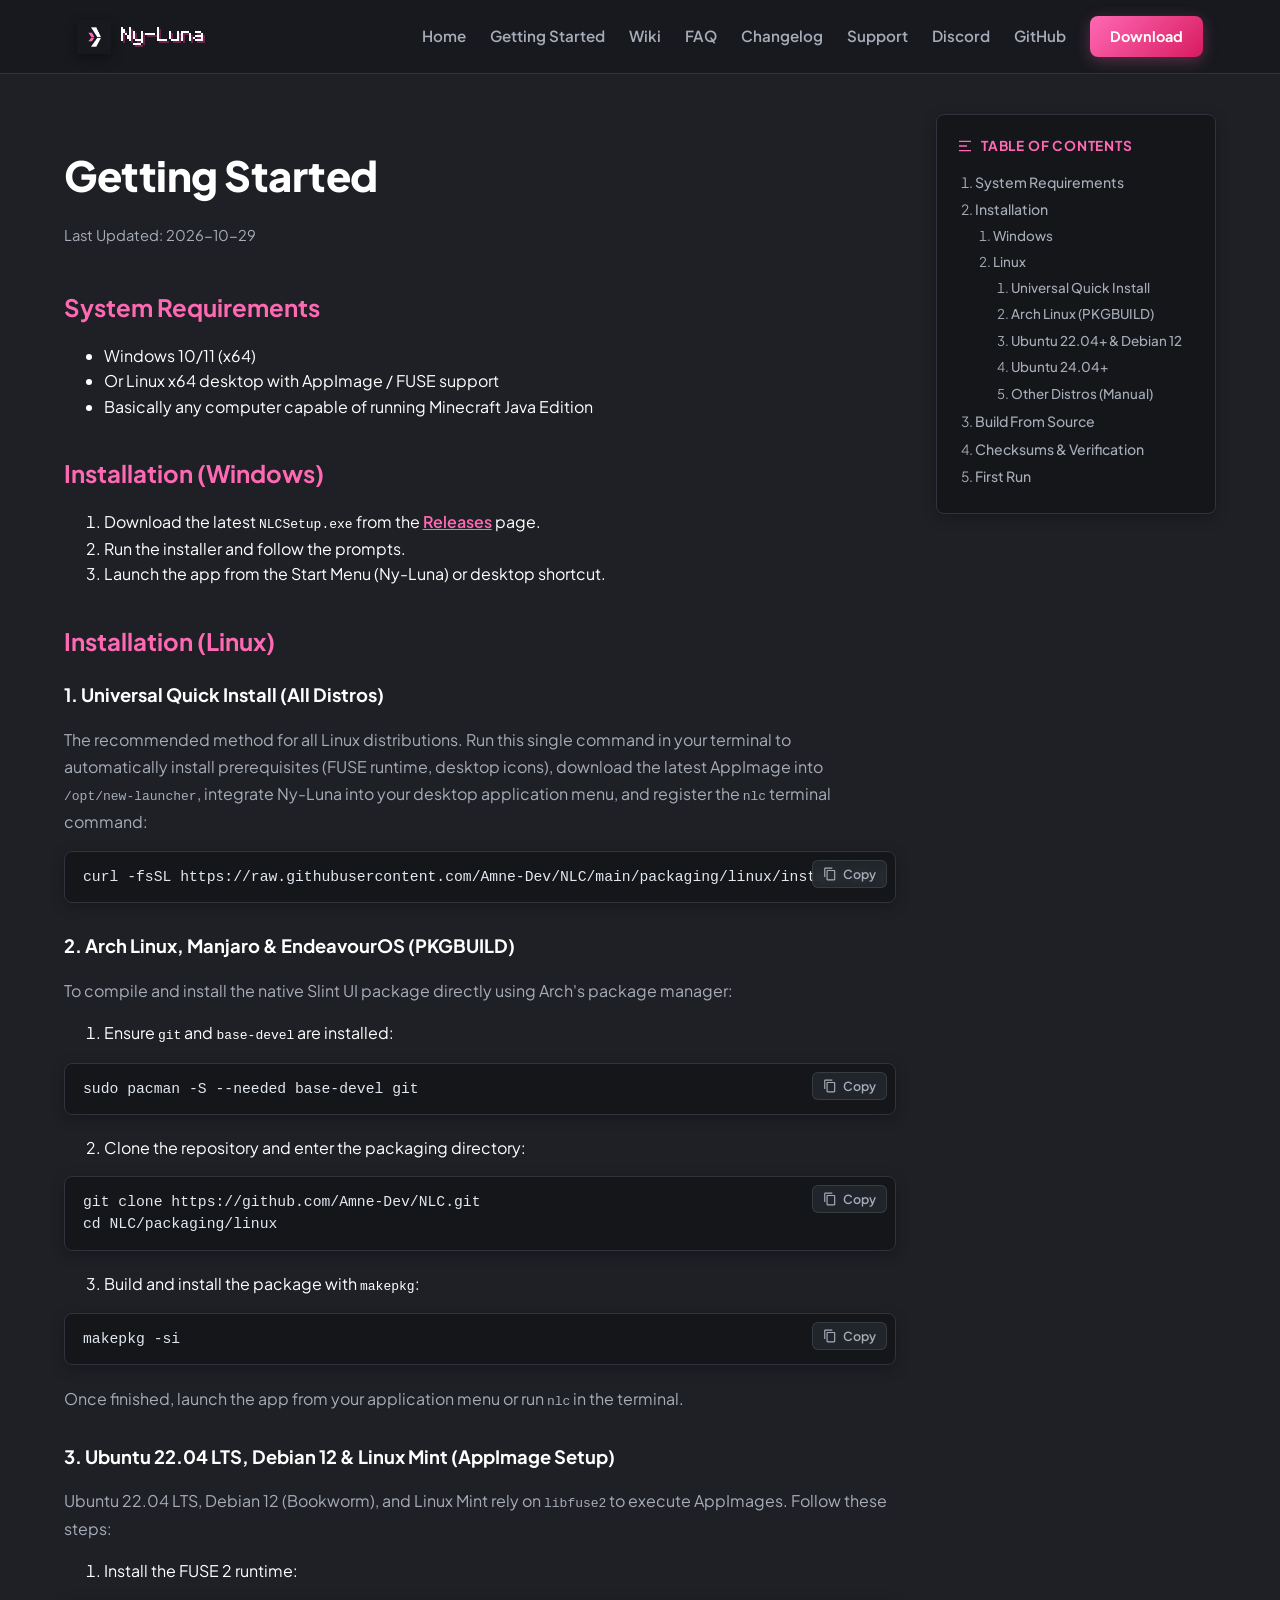
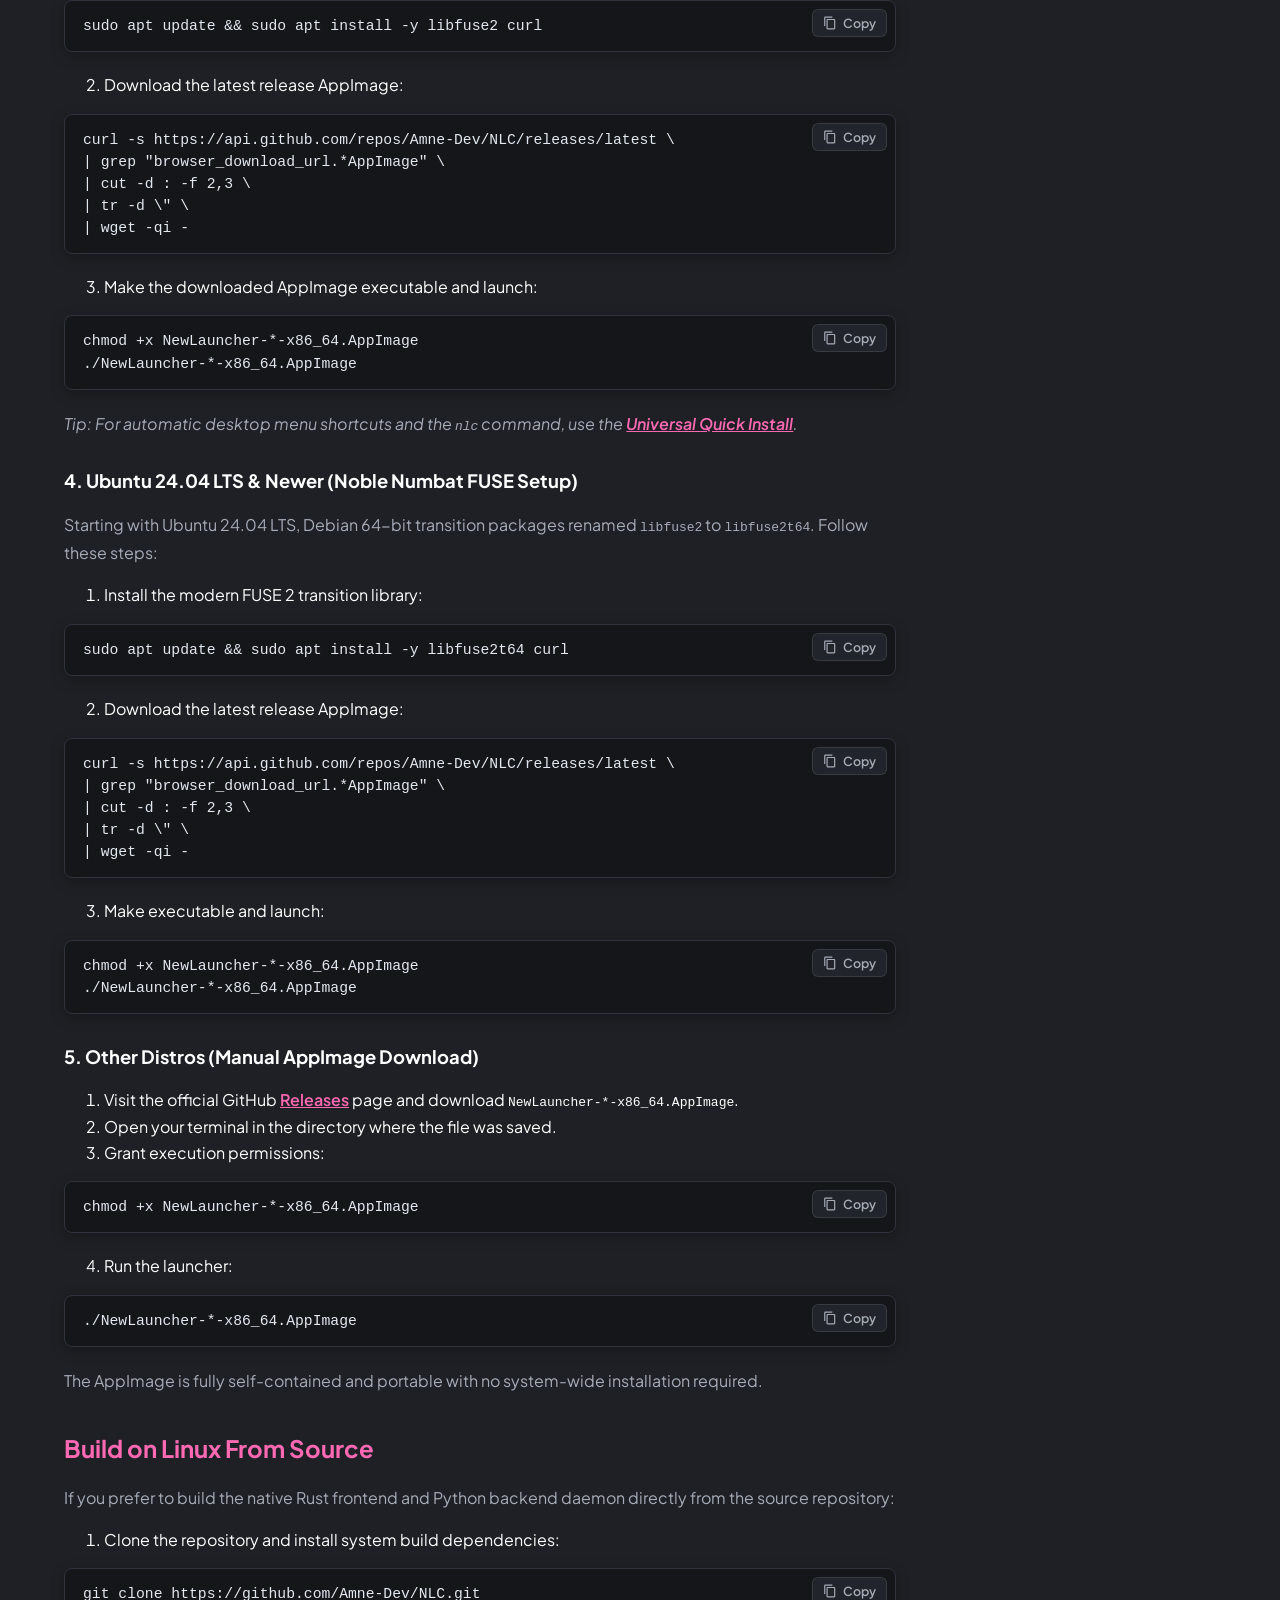
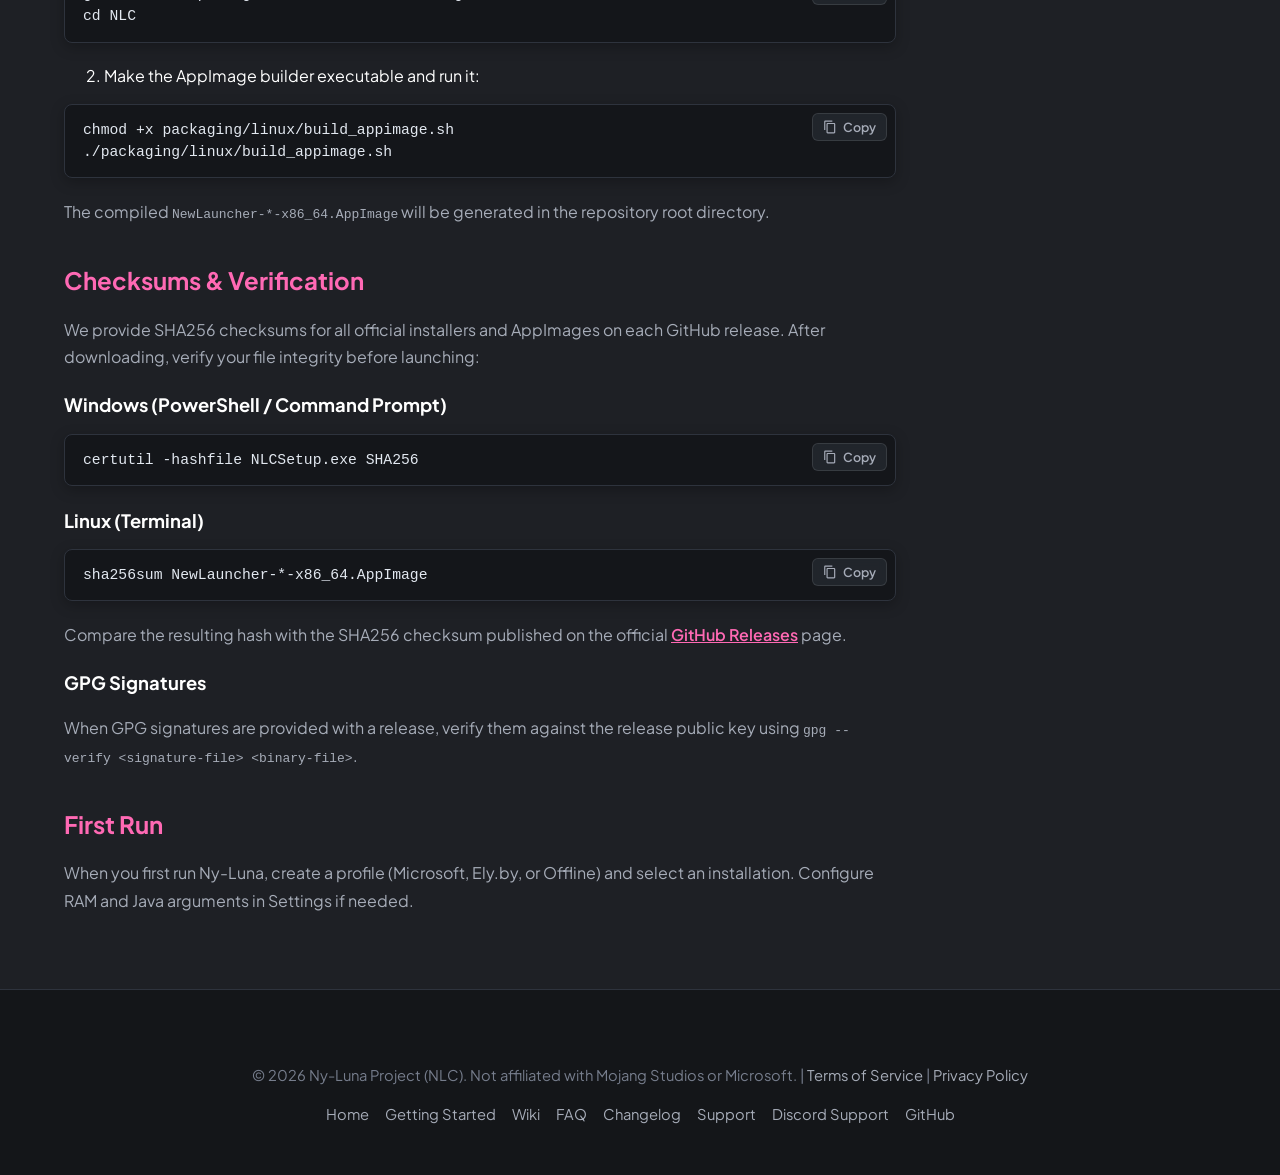
<file: web/getting-started.html>
<!doctype html>
<html lang="en">
<head>
  <meta charset="utf-8" />
  <meta name="viewport" content="width=device-width,initial-scale=1" />
  <title>Getting Started &amp; Download Guide — Ny-Luna Core Minecraft Launcher</title>
  <meta name="description" content="Complete installation and setup guide for Ny-Luna Core Minecraft launcher on Windows 10/11 and Linux (AppImage, Arch Linux PKGBUILD, Ubuntu, and Debian).">
  <meta name="keywords" content="Download Ny-Luna, Install Minecraft Launcher, Linux Minecraft AppImage, Arch Linux Minecraft, Ubuntu Minecraft Setup">
  <meta name="theme-color" content="#1E2025">
  <meta name="robots" content="index, follow, max-snippet:-1, max-image-preview:large, max-video-preview:-1">
  <link rel="canonical" href="https://web.get-nlc.tech/getting-started.html">

  <!-- Open Graph -->
  <meta property="og:type" content="article">
  <meta property="og:site_name" content="Ny-Luna Core">
  <meta property="og:url" content="https://web.get-nlc.tech/getting-started.html">
  <meta property="og:title" content="Getting Started &amp; Download Guide — Ny-Luna Core">
  <meta property="og:description" content="Step-by-step installation instructions for Ny-Luna Core on Windows and Linux.">
  <meta property="og:image" content="https://web.get-nlc.tech/preview.png">

  <!-- Twitter -->
  <meta name="twitter:card" content="summary_large_image">
  <meta name="twitter:url" content="https://web.get-nlc.tech/getting-started.html">
  <meta name="twitter:title" content="Getting Started &amp; Download Guide — Ny-Luna Core">
  <meta name="twitter:description" content="Step-by-step installation instructions for Ny-Luna Core on Windows and Linux.">
  <meta name="twitter:image" content="https://web.get-nlc.tech/preview.png">

  <link rel="icon" type="image/png" href="logo.png">
  <link rel="apple-touch-icon" href="logo.png">
  <link rel="manifest" href="site.webmanifest">
    <script type="application/ld+json">
    {
      "@context": "https://schema.org",
      "@type": "HowTo",
      "name": "How to Install and Set Up Ny-Luna Core Minecraft Launcher",
      "description": "Step-by-step instructions to download, install, and run Ny-Luna Core on Windows and Linux.",
      "image": "https://web.get-nlc.tech/preview.png",
      "step": [
        {
          "@type": "HowToStep",
          "name": "Download Ny-Luna Core Installer",
          "text": "Download NLCSetup.exe for Windows or NewLauncher-x86_64.AppImage for Linux from the official website or GitHub Releases."
        },
        {
          "@type": "HowToStep",
          "name": "Run the Setup Wizard",
          "text": "Execute NLCSetup.exe on Windows, or make the AppImage executable on Linux via chmod +x and run it."
        },
        {
          "@type": "HowToStep",
          "name": "Select Install Directory & Create Shortcuts",
          "text": "Choose your preferred installation folder and let Ny-Luna automatically configure Start Menu / application menu shortcuts."
        },
        {
          "@type": "HowToStep",
          "name": "Launch & Configure Skin or Modpacks",
          "text": "Launch Ny-Luna Core, customize your 3D skin in the Wardrobe studio, or download 1-click Modrinth modpacks."
        }
      ]
    }
    </script>
  <link rel="stylesheet" href="style.css">
</head>
<body>
        <nav>
        <div class="logo">
            <a href="index.html" style="text-decoration: none; color: inherit; display: flex; align-items: center; gap: 10px;">
                <img src="logo.png" alt="Ny-Luna Logo" class="logo-icon-img">
                <svg class="logo-wordmark-svg" viewBox="0 0 42 10" xmlns="http://www.w3.org/2000/svg" aria-label="Ny-Luna"><g fill="#6b2650"><rect x="1" y="1" width="1" height="1"/><rect x="5" y="1" width="1" height="1"/><rect x="1" y="2" width="1" height="1"/><rect x="2" y="2" width="1" height="1"/><rect x="5" y="2" width="1" height="1"/><rect x="1" y="3" width="1" height="1"/><rect x="2" y="3" width="1" height="1"/><rect x="5" y="3" width="1" height="1"/><rect x="1" y="4" width="1" height="1"/><rect x="3" y="4" width="1" height="1"/><rect x="5" y="4" width="1" height="1"/><rect x="1" y="5" width="1" height="1"/><rect x="4" y="5" width="1" height="1"/><rect x="5" y="5" width="1" height="1"/><rect x="1" y="6" width="1" height="1"/><rect x="4" y="6" width="1" height="1"/><rect x="5" y="6" width="1" height="1"/><rect x="1" y="7" width="1" height="1"/><rect x="5" y="7" width="1" height="1"/><rect x="7" y="3" width="1" height="1"/><rect x="11" y="3" width="1" height="1"/><rect x="7" y="4" width="1" height="1"/><rect x="11" y="4" width="1" height="1"/><rect x="7" y="5" width="1" height="1"/><rect x="11" y="5" width="1" height="1"/><rect x="7" y="6" width="1" height="1"/><rect x="11" y="6" width="1" height="1"/><rect x="8" y="7" width="1" height="1"/><rect x="9" y="7" width="1" height="1"/><rect x="10" y="7" width="1" height="1"/><rect x="11" y="7" width="1" height="1"/><rect x="11" y="8" width="1" height="1"/><rect x="7" y="9" width="1" height="1"/><rect x="8" y="9" width="1" height="1"/><rect x="9" y="9" width="1" height="1"/><rect x="10" y="9" width="1" height="1"/><rect x="13" y="4" width="1" height="1"/><rect x="14" y="4" width="1" height="1"/><rect x="15" y="4" width="1" height="1"/><rect x="16" y="4" width="1" height="1"/><rect x="17" y="4" width="1" height="1"/><rect x="19" y="1" width="1" height="1"/><rect x="19" y="2" width="1" height="1"/><rect x="19" y="3" width="1" height="1"/><rect x="19" y="4" width="1" height="1"/><rect x="19" y="5" width="1" height="1"/><rect x="19" y="6" width="1" height="1"/><rect x="19" y="7" width="1" height="1"/><rect x="20" y="7" width="1" height="1"/><rect x="21" y="7" width="1" height="1"/><rect x="22" y="7" width="1" height="1"/><rect x="23" y="7" width="1" height="1"/><rect x="25" y="3" width="1" height="1"/><rect x="29" y="3" width="1" height="1"/><rect x="25" y="4" width="1" height="1"/><rect x="29" y="4" width="1" height="1"/><rect x="25" y="5" width="1" height="1"/><rect x="29" y="5" width="1" height="1"/><rect x="25" y="6" width="1" height="1"/><rect x="29" y="6" width="1" height="1"/><rect x="26" y="7" width="1" height="1"/><rect x="27" y="7" width="1" height="1"/><rect x="28" y="7" width="1" height="1"/><rect x="29" y="7" width="1" height="1"/><rect x="31" y="3" width="1" height="1"/><rect x="32" y="3" width="1" height="1"/><rect x="33" y="3" width="1" height="1"/><rect x="34" y="3" width="1" height="1"/><rect x="31" y="4" width="1" height="1"/><rect x="35" y="4" width="1" height="1"/><rect x="31" y="5" width="1" height="1"/><rect x="35" y="5" width="1" height="1"/><rect x="31" y="6" width="1" height="1"/><rect x="35" y="6" width="1" height="1"/><rect x="31" y="7" width="1" height="1"/><rect x="35" y="7" width="1" height="1"/><rect x="38" y="3" width="1" height="1"/><rect x="39" y="3" width="1" height="1"/><rect x="40" y="3" width="1" height="1"/><rect x="41" y="4" width="1" height="1"/><rect x="38" y="5" width="1" height="1"/><rect x="39" y="5" width="1" height="1"/><rect x="40" y="5" width="1" height="1"/><rect x="41" y="5" width="1" height="1"/><rect x="37" y="6" width="1" height="1"/><rect x="41" y="6" width="1" height="1"/><rect x="38" y="7" width="1" height="1"/><rect x="39" y="7" width="1" height="1"/><rect x="40" y="7" width="1" height="1"/><rect x="41" y="7" width="1" height="1"/></g><g fill="#ffffff"><rect x="0" y="0" width="1" height="1"/><rect x="4" y="0" width="1" height="1"/><rect x="0" y="1" width="1" height="1"/><rect x="1" y="1" width="1" height="1"/><rect x="4" y="1" width="1" height="1"/><rect x="0" y="2" width="1" height="1"/><rect x="1" y="2" width="1" height="1"/><rect x="4" y="2" width="1" height="1"/><rect x="0" y="3" width="1" height="1"/><rect x="2" y="3" width="1" height="1"/><rect x="4" y="3" width="1" height="1"/><rect x="0" y="4" width="1" height="1"/><rect x="3" y="4" width="1" height="1"/><rect x="4" y="4" width="1" height="1"/><rect x="0" y="5" width="1" height="1"/><rect x="3" y="5" width="1" height="1"/><rect x="4" y="5" width="1" height="1"/><rect x="0" y="6" width="1" height="1"/><rect x="4" y="6" width="1" height="1"/><rect x="6" y="2" width="1" height="1"/><rect x="10" y="2" width="1" height="1"/><rect x="6" y="3" width="1" height="1"/><rect x="10" y="3" width="1" height="1"/><rect x="6" y="4" width="1" height="1"/><rect x="10" y="4" width="1" height="1"/><rect x="6" y="5" width="1" height="1"/><rect x="10" y="5" width="1" height="1"/><rect x="7" y="6" width="1" height="1"/><rect x="8" y="6" width="1" height="1"/><rect x="9" y="6" width="1" height="1"/><rect x="10" y="6" width="1" height="1"/><rect x="10" y="7" width="1" height="1"/><rect x="6" y="8" width="1" height="1"/><rect x="7" y="8" width="1" height="1"/><rect x="8" y="8" width="1" height="1"/><rect x="9" y="8" width="1" height="1"/><rect x="12" y="3" width="1" height="1"/><rect x="13" y="3" width="1" height="1"/><rect x="14" y="3" width="1" height="1"/><rect x="15" y="3" width="1" height="1"/><rect x="16" y="3" width="1" height="1"/><rect x="18" y="0" width="1" height="1"/><rect x="18" y="1" width="1" height="1"/><rect x="18" y="2" width="1" height="1"/><rect x="18" y="3" width="1" height="1"/><rect x="18" y="4" width="1" height="1"/><rect x="18" y="5" width="1" height="1"/><rect x="18" y="6" width="1" height="1"/><rect x="19" y="6" width="1" height="1"/><rect x="20" y="6" width="1" height="1"/><rect x="21" y="6" width="1" height="1"/><rect x="22" y="6" width="1" height="1"/><rect x="24" y="2" width="1" height="1"/><rect x="28" y="2" width="1" height="1"/><rect x="24" y="3" width="1" height="1"/><rect x="28" y="3" width="1" height="1"/><rect x="24" y="4" width="1" height="1"/><rect x="28" y="4" width="1" height="1"/><rect x="24" y="5" width="1" height="1"/><rect x="28" y="5" width="1" height="1"/><rect x="25" y="6" width="1" height="1"/><rect x="26" y="6" width="1" height="1"/><rect x="27" y="6" width="1" height="1"/><rect x="28" y="6" width="1" height="1"/><rect x="30" y="2" width="1" height="1"/><rect x="31" y="2" width="1" height="1"/><rect x="32" y="2" width="1" height="1"/><rect x="33" y="2" width="1" height="1"/><rect x="30" y="3" width="1" height="1"/><rect x="34" y="3" width="1" height="1"/><rect x="30" y="4" width="1" height="1"/><rect x="34" y="4" width="1" height="1"/><rect x="30" y="5" width="1" height="1"/><rect x="34" y="5" width="1" height="1"/><rect x="30" y="6" width="1" height="1"/><rect x="34" y="6" width="1" height="1"/><rect x="37" y="2" width="1" height="1"/><rect x="38" y="2" width="1" height="1"/><rect x="39" y="2" width="1" height="1"/><rect x="40" y="3" width="1" height="1"/><rect x="37" y="4" width="1" height="1"/><rect x="38" y="4" width="1" height="1"/><rect x="39" y="4" width="1" height="1"/><rect x="40" y="4" width="1" height="1"/><rect x="36" y="5" width="1" height="1"/><rect x="40" y="5" width="1" height="1"/><rect x="37" y="6" width="1" height="1"/><rect x="38" y="6" width="1" height="1"/><rect x="39" y="6" width="1" height="1"/><rect x="40" y="6" width="1" height="1"/></g></svg>
            </a>
        </div>
        <div class="nav-actions">
            <a href="index.html#download" class="btn-nav btn-nav-mobile">Download</a>
            <button class="nav-toggle" id="nav-toggle" aria-label="Toggle navigation menu" aria-expanded="false" aria-controls="nav-links">
                <span class="hamburger-bar"></span>
                <span class="hamburger-bar"></span>
                <span class="hamburger-bar"></span>
            </button>
        </div>
        <div class="links" id="nav-links">
            <a href="index.html">Home</a>
            <a href="getting-started.html">Getting Started</a>
            <a href="wiki.html">Wiki</a>
            <a href="faq.html">FAQ</a>
            <a href="changelog.html">Changelog</a>
            <a href="support.html">Support</a>
            <a href="https://discord.gg/2CSGqYz9ms" target="_blank" rel="noopener">Discord</a>
            <a href="https://github.com/Amne-Dev/NLC" target="_blank" rel="noopener">GitHub</a>
            <a href="index.html#download" class="btn-nav btn-nav-desktop">Download</a>
        </div>
    </nav>

    <div class="docs-layout-container">
        <main class="docs-main-content terms-container" style="max-width: none; margin: 0; padding: 0;">
            <h1>Getting Started</h1>
            <p class="last-updated">Last Updated: 2026-10-29</p>

            <section id="system-requirements">
                <h2>System Requirements</h2>
                <ul>
                    <li>Windows 10/11 (x64)</li>
                    <li>Or Linux x64 desktop with AppImage / FUSE support</li>
                    <li>Basically any computer capable of running Minecraft Java Edition</li>
                </ul>
            </section>

            <section id="installation-windows">
                <h2>Installation (Windows)</h2>
                <ol>
                    <li>Download the latest <code>NLCSetup.exe</code> from the <a href="https://github.com/Amne-Dev/NLC/releases" target="_blank">Releases</a> page.</li>
                    <li>Run the installer and follow the prompts.</li>
                    <li>Launch the app from the Start Menu (Ny-Luna) or desktop shortcut.</li>
                </ol>
            </section>

            <section id="installation-linux">
                <h2>Installation (Linux)</h2>

                <h3 id="linux-universal" style="font-size: 1.15rem; color: #FFFFFF; margin: 20px 0 10px;">1. Universal Quick Install (All Distros)</h3>
                <p>The recommended method for all Linux distributions. Run this single command in your terminal to automatically install prerequisites (FUSE runtime, desktop icons), download the latest AppImage into <code>/opt/new-launcher</code>, integrate Ny-Luna into your desktop application menu, and register the <code>nlc</code> terminal command:</p>
                <pre><code>curl -fsSL https://raw.githubusercontent.com/Amne-Dev/NLC/main/packaging/linux/install.sh | bash</code></pre>

                <h3 id="linux-arch" style="font-size: 1.15rem; color: #FFFFFF; margin: 28px 0 10px;">2. Arch Linux, Manjaro & EndeavourOS (PKGBUILD)</h3>
                <p>To compile and install the native Slint UI package directly using Arch's package manager:</p>
                <ol>
                    <li>Ensure <code>git</code> and <code>base-devel</code> are installed:</li>
                </ol>
                <pre><code>sudo pacman -S --needed base-devel git</code></pre>
                <ol start="2">
                    <li>Clone the repository and enter the packaging directory:</li>
                </ol>
                <pre><code>git clone https://github.com/Amne-Dev/NLC.git
cd NLC/packaging/linux</code></pre>
                <ol start="3">
                    <li>Build and install the package with <code>makepkg</code>:</li>
                </ol>
                <pre><code>makepkg -si</code></pre>
                <p>Once finished, launch the app from your application menu or run <code>nlc</code> in the terminal.</p>

                <h3 id="linux-ubuntu-22" style="font-size: 1.15rem; color: #FFFFFF; margin: 28px 0 10px;">3. Ubuntu 22.04 LTS, Debian 12 & Linux Mint (AppImage Setup)</h3>
                <p>Ubuntu 22.04 LTS, Debian 12 (Bookworm), and Linux Mint rely on <code>libfuse2</code> to execute AppImages. Follow these steps:</p>
                <ol>
                    <li>Install the FUSE 2 runtime:</li>
                </ol>
                <pre><code>sudo apt update && sudo apt install -y libfuse2 curl</code></pre>
                <ol start="2">
                    <li>Download the latest release AppImage:</li>
                </ol>
                <pre><code>curl -s https://api.github.com/repos/Amne-Dev/NLC/releases/latest \
| grep "browser_download_url.*AppImage" \
| cut -d : -f 2,3 \
| tr -d \" \
| wget -qi -</code></pre>
                <ol start="3">
                    <li>Make the downloaded AppImage executable and launch:</li>
                </ol>
                <pre><code>chmod +x NewLauncher-*-x86_64.AppImage
./NewLauncher-*-x86_64.AppImage</code></pre>
                <p><em>Tip: For automatic desktop menu shortcuts and the <code>nlc</code> command, use the <a href="#linux-universal">Universal Quick Install</a>.</em></p>

                <h3 id="linux-ubuntu-24" style="font-size: 1.15rem; color: #FFFFFF; margin: 28px 0 10px;">4. Ubuntu 24.04 LTS & Newer (Noble Numbat FUSE Setup)</h3>
                <p>Starting with Ubuntu 24.04 LTS, Debian 64-bit transition packages renamed <code>libfuse2</code> to <code>libfuse2t64</code>. Follow these steps:</p>
                <ol>
                    <li>Install the modern FUSE 2 transition library:</li>
                </ol>
                <pre><code>sudo apt update && sudo apt install -y libfuse2t64 curl</code></pre>
                <ol start="2">
                    <li>Download the latest release AppImage:</li>
                </ol>
                <pre><code>curl -s https://api.github.com/repos/Amne-Dev/NLC/releases/latest \
| grep "browser_download_url.*AppImage" \
| cut -d : -f 2,3 \
| tr -d \" \
| wget -qi -</code></pre>
                <ol start="3">
                    <li>Make executable and launch:</li>
                </ol>
                <pre><code>chmod +x NewLauncher-*-x86_64.AppImage
./NewLauncher-*-x86_64.AppImage</code></pre>

                <h3 id="linux-manual" style="font-size: 1.15rem; color: #FFFFFF; margin: 28px 0 10px;">5. Other Distros (Manual AppImage Download)</h3>
                <ol>
                    <li>Visit the official GitHub <a href="https://github.com/Amne-Dev/NLC/releases" target="_blank">Releases</a> page and download <code>NewLauncher-*-x86_64.AppImage</code>.</li>
                    <li>Open your terminal in the directory where the file was saved.</li>
                    <li>Grant execution permissions:</li>
                </ol>
                <pre><code>chmod +x NewLauncher-*-x86_64.AppImage</code></pre>
                <ol start="4">
                    <li>Run the launcher:</li>
                </ol>
                <pre><code>./NewLauncher-*-x86_64.AppImage</code></pre>
                <p>The AppImage is fully self-contained and portable with no system-wide installation required.</p>
            </section>

            <section id="build-from-source">
                <h2>Build on Linux From Source</h2>
                <p>If you prefer to build the native Rust frontend and Python backend daemon directly from the source repository:</p>
                <ol>
                    <li>Clone the repository and install system build dependencies:</li>
                </ol>
                <pre><code>git clone https://github.com/Amne-Dev/NLC.git
cd NLC</code></pre>
                <ol start="2">
                    <li>Make the AppImage builder executable and run it:</li>
                </ol>
                <pre><code>chmod +x packaging/linux/build_appimage.sh
./packaging/linux/build_appimage.sh</code></pre>
                <p>The compiled <code>NewLauncher-*-x86_64.AppImage</code> will be generated in the repository root directory.</p>
            </section>

            <section id="checksums-verification">
                <h2>Checksums & Verification</h2>
                <p>We provide SHA256 checksums for all official installers and AppImages on each GitHub release. After downloading, verify your file integrity before launching:</p>

                <h3 style="font-size: 1.15rem; color: #FFFFFF; margin: 20px 0 10px;">Windows (PowerShell / Command Prompt)</h3>
                <pre><code>certutil -hashfile NLCSetup.exe SHA256</code></pre>

                <h3 style="font-size: 1.15rem; color: #FFFFFF; margin: 20px 0 10px;">Linux (Terminal)</h3>
                <pre><code>sha256sum NewLauncher-*-x86_64.AppImage</code></pre>
                <p>Compare the resulting hash with the SHA256 checksum published on the official <a href="https://github.com/Amne-Dev/NLC/releases" target="_blank" rel="noopener">GitHub Releases</a> page.</p>

                <h3 style="font-size: 1.15rem; color: #FFFFFF; margin: 20px 0 10px;">GPG Signatures</h3>
                <p>When GPG signatures are provided with a release, verify them against the release public key using <code>gpg --verify &lt;signature-file&gt; &lt;binary-file&gt;</code>.</p>
            </section>

            <section id="first-run">
                <h2>First Run</h2>
                <p>When you first run Ny-Luna, create a profile (Microsoft, Ely.by, or Offline) and select an installation. Configure RAM and Java arguments in Settings if needed.</p>
            </section>
        </main>

        <aside class="content-tree">
            <div class="content-tree-title">
                <svg viewBox="0 0 24 24" style="width: 16px; height: 16px; fill: currentColor;"><path d="M3 4H21V6H3V4ZM3 11H15V13H3V11ZM3 18H21V20H3V18Z"/></svg>
                Table of Contents
            </div>
            <ol>
                <li><a href="#system-requirements">System Requirements</a></li>
                <li>
                    <a href="#installation-windows">Installation</a>
                    <ol>
                        <li><a href="#installation-windows">Windows</a></li>
                        <li>
                            <a href="#installation-linux">Linux</a>
                            <ol>
                                <li><a href="#linux-universal">Universal Quick Install</a></li>
                                <li><a href="#linux-arch">Arch Linux (PKGBUILD)</a></li>
                                <li><a href="#linux-ubuntu-22">Ubuntu 22.04+ & Debian 12</a></li>
                                <li><a href="#linux-ubuntu-24">Ubuntu 24.04+</a></li>
                                <li><a href="#linux-manual">Other Distros (Manual)</a></li>
                            </ol>
                        </li>
                    </ol>
                </li>
                <li><a href="#build-from-source">Build From Source</a></li>
                <li><a href="#checksums-verification">Checksums & Verification</a></li>
                <li><a href="#first-run">First Run</a></li>
            </ol>
        </aside>
    </div>

        <footer>
        <p>&copy; 2026 Ny-Luna Project (NLC). Not affiliated with Mojang Studios or Microsoft. | <a href="terms.html">Terms of Service</a> | <a href="privacy.html">Privacy Policy</a></p>
        <div class="footer-links">
            <a href="index.html">Home</a>
            <a href="getting-started.html">Getting Started</a>
            <a href="wiki.html">Wiki</a>
            <a href="faq.html">FAQ</a>
            <a href="changelog.html">Changelog</a>
            <a href="support.html">Support</a>
            <a href="https://discord.gg/2CSGqYz9ms" target="_blank" rel="noopener">Discord Support</a>
            <a href="https://github.com/Amne-Dev/NLC" target="_blank" rel="noopener">GitHub</a>
        </div>
    </footer>

    <script src="script.js"></script>
</body>
</html>
</file>
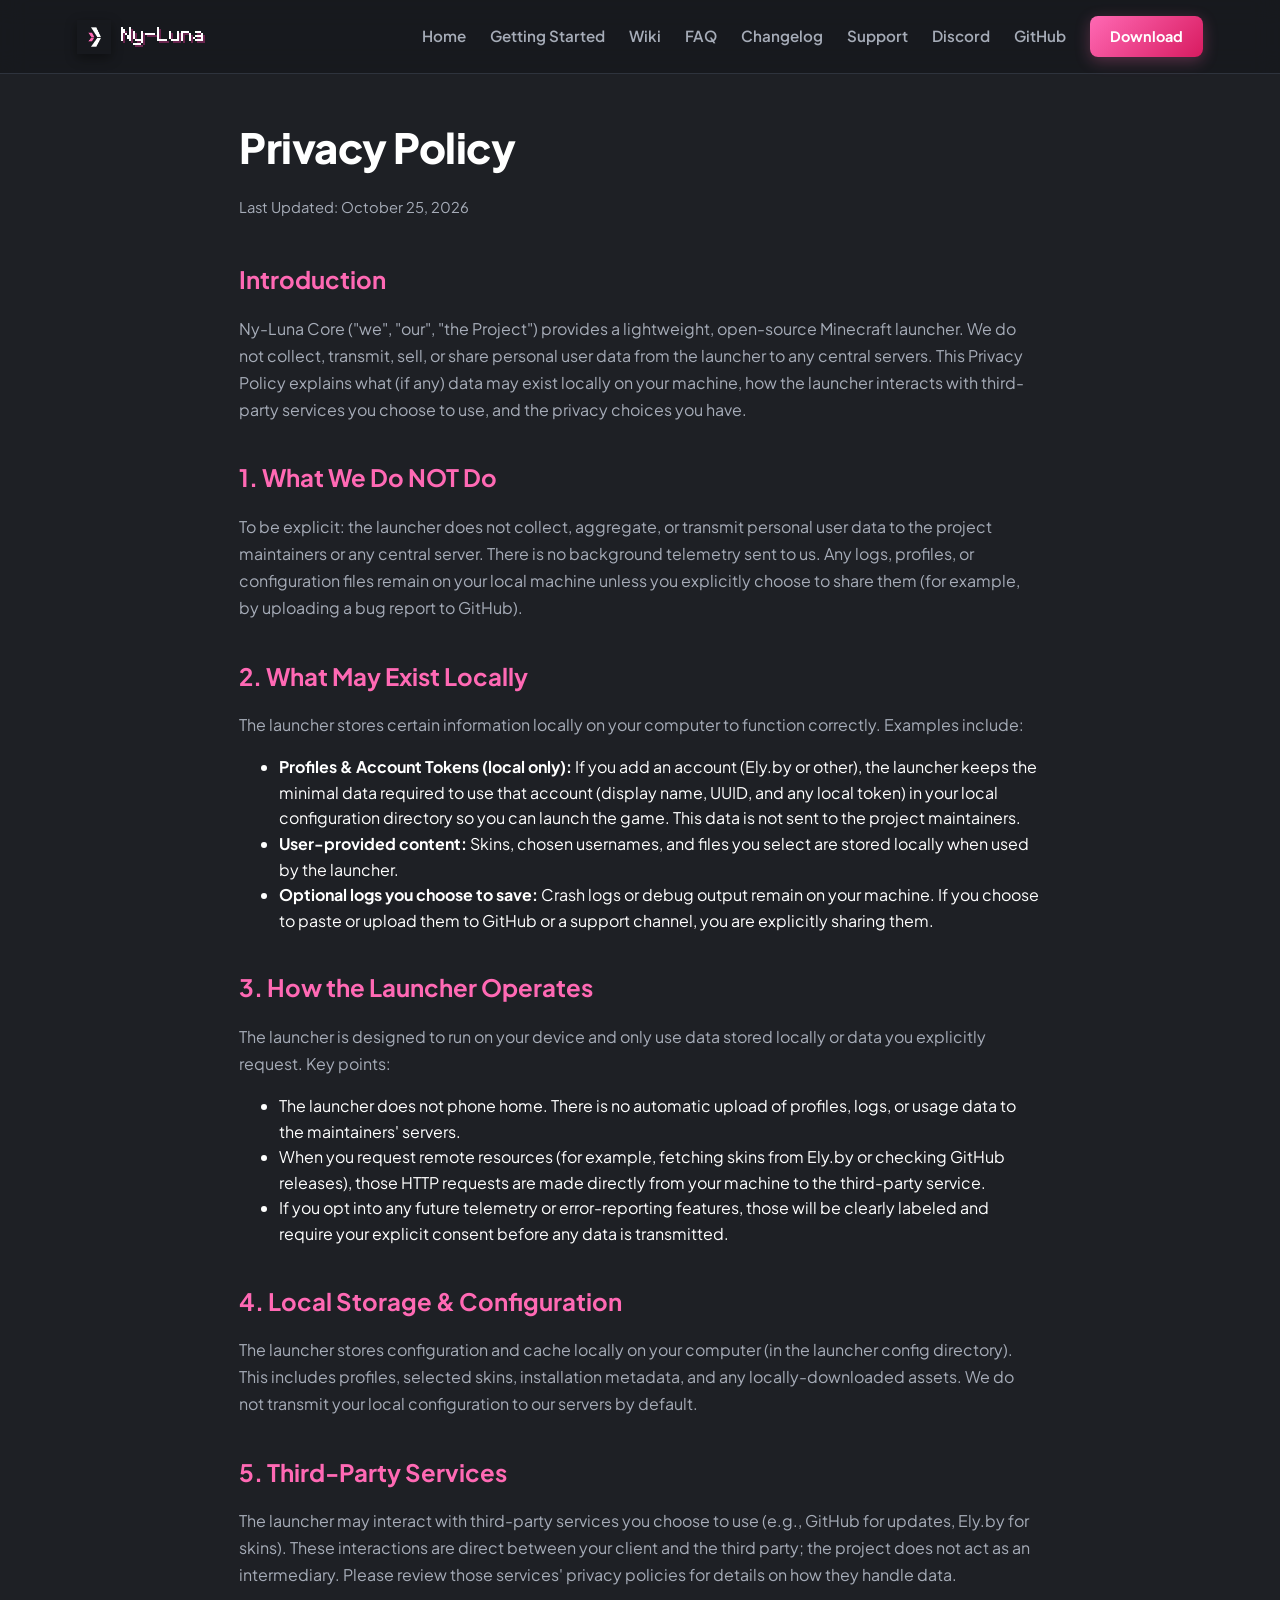
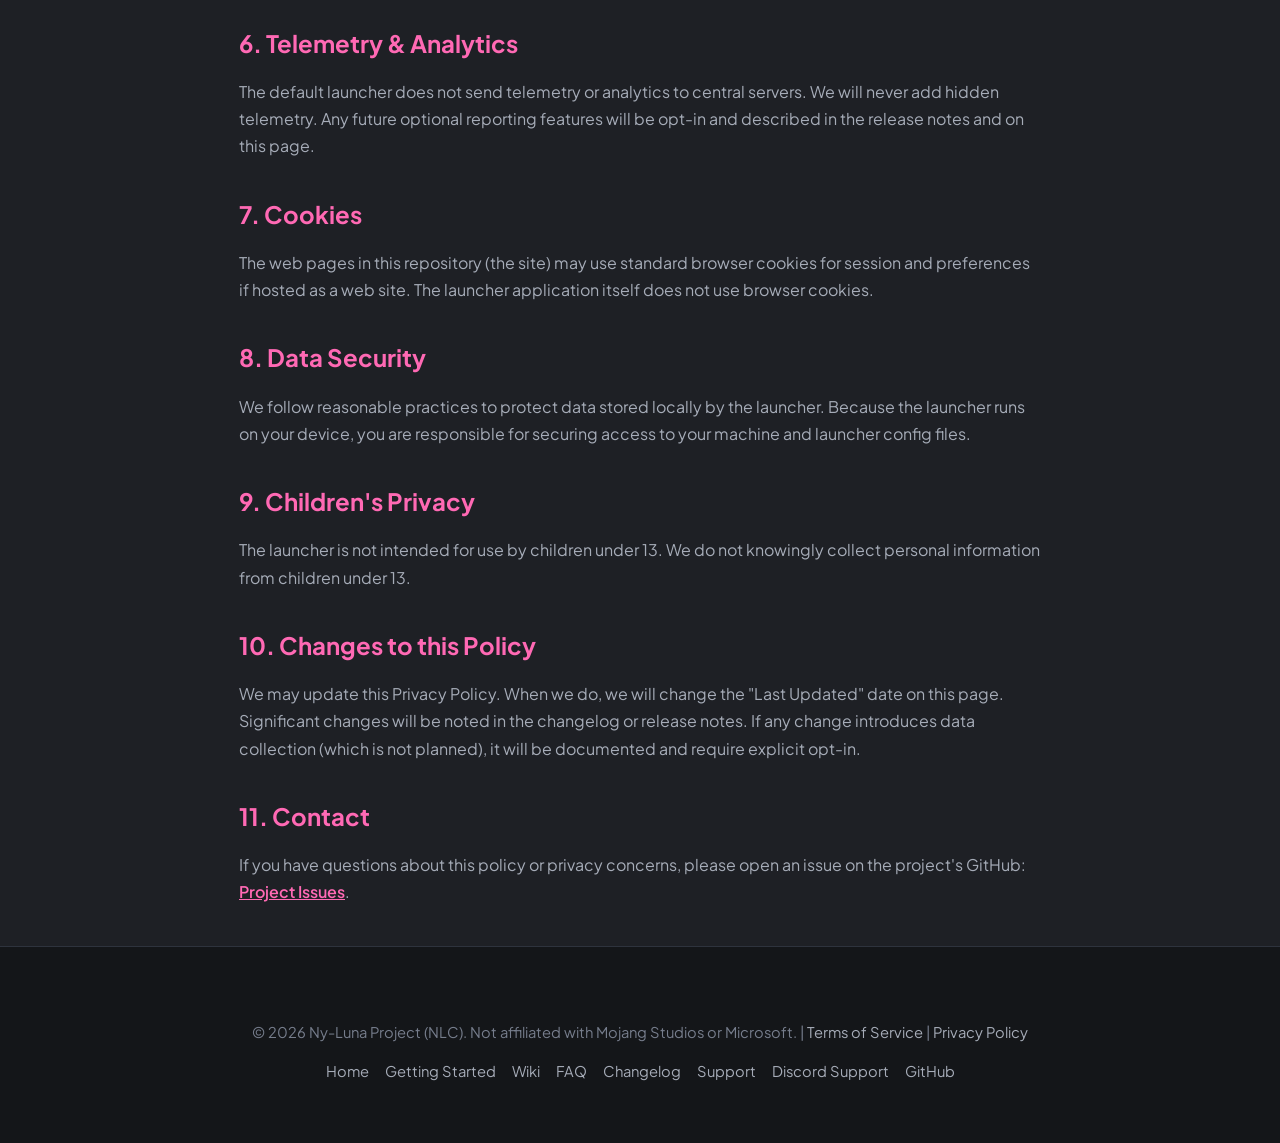
<file: web/privacy.html>
<!doctype html>
<html lang="en">
<head>
  <meta charset="utf-8" />
  <meta name="viewport" content="width=device-width,initial-scale=1" />
  <title>Privacy Policy — Ny-Luna Core</title>
  <meta name="description" content="Ny-Luna Core privacy policy. 100% telemetry-free, zero tracking, local credential storage, and total respect for user privacy.">
  <meta name="keywords" content="Ny-Luna Privacy, No Telemetry Minecraft, Ad-Free Minecraft Launcher, Local Credential Storage">
  <meta name="theme-color" content="#1E2025">
  <meta name="robots" content="index, follow, max-snippet:-1, max-image-preview:large, max-video-preview:-1">
  <link rel="canonical" href="https://web.get-nlc.tech/privacy.html">

  <!-- Open Graph -->
  <meta property="og:type" content="website">
  <meta property="og:site_name" content="Ny-Luna Core">
  <meta property="og:url" content="https://web.get-nlc.tech/privacy.html">
  <meta property="og:title" content="Privacy Policy — Ny-Luna Core">
  <meta property="og:description" content="Ny-Luna Core privacy policy. 100% telemetry-free, zero tracking, local credential storage, and total respect for user privacy.">
  <meta property="og:image" content="https://web.get-nlc.tech/preview.png">

  <!-- Twitter -->
  <meta name="twitter:card" content="summary_large_image">
  <meta name="twitter:url" content="https://web.get-nlc.tech/privacy.html">
  <meta name="twitter:title" content="Privacy Policy — Ny-Luna Core">
  <meta name="twitter:description" content="Ny-Luna Core privacy policy. 100% telemetry-free, zero tracking, local credential storage, and total respect for user privacy.">
  <meta name="twitter:image" content="https://web.get-nlc.tech/preview.png">

  <link rel="icon" type="image/png" href="logo.png">
  <link rel="apple-touch-icon" href="logo.png">
  <link rel="manifest" href="site.webmanifest">
  <link rel="stylesheet" href="style.css">
</head>
<body>
        <nav>
        <div class="logo">
            <a href="index.html" style="text-decoration: none; color: inherit; display: flex; align-items: center; gap: 10px;">
                <img src="logo.png" alt="Ny-Luna Logo" class="logo-icon-img">
                <svg class="logo-wordmark-svg" viewBox="0 0 42 10" xmlns="http://www.w3.org/2000/svg" aria-label="Ny-Luna"><g fill="#6b2650"><rect x="1" y="1" width="1" height="1"/><rect x="5" y="1" width="1" height="1"/><rect x="1" y="2" width="1" height="1"/><rect x="2" y="2" width="1" height="1"/><rect x="5" y="2" width="1" height="1"/><rect x="1" y="3" width="1" height="1"/><rect x="2" y="3" width="1" height="1"/><rect x="5" y="3" width="1" height="1"/><rect x="1" y="4" width="1" height="1"/><rect x="3" y="4" width="1" height="1"/><rect x="5" y="4" width="1" height="1"/><rect x="1" y="5" width="1" height="1"/><rect x="4" y="5" width="1" height="1"/><rect x="5" y="5" width="1" height="1"/><rect x="1" y="6" width="1" height="1"/><rect x="4" y="6" width="1" height="1"/><rect x="5" y="6" width="1" height="1"/><rect x="1" y="7" width="1" height="1"/><rect x="5" y="7" width="1" height="1"/><rect x="7" y="3" width="1" height="1"/><rect x="11" y="3" width="1" height="1"/><rect x="7" y="4" width="1" height="1"/><rect x="11" y="4" width="1" height="1"/><rect x="7" y="5" width="1" height="1"/><rect x="11" y="5" width="1" height="1"/><rect x="7" y="6" width="1" height="1"/><rect x="11" y="6" width="1" height="1"/><rect x="8" y="7" width="1" height="1"/><rect x="9" y="7" width="1" height="1"/><rect x="10" y="7" width="1" height="1"/><rect x="11" y="7" width="1" height="1"/><rect x="11" y="8" width="1" height="1"/><rect x="7" y="9" width="1" height="1"/><rect x="8" y="9" width="1" height="1"/><rect x="9" y="9" width="1" height="1"/><rect x="10" y="9" width="1" height="1"/><rect x="13" y="4" width="1" height="1"/><rect x="14" y="4" width="1" height="1"/><rect x="15" y="4" width="1" height="1"/><rect x="16" y="4" width="1" height="1"/><rect x="17" y="4" width="1" height="1"/><rect x="19" y="1" width="1" height="1"/><rect x="19" y="2" width="1" height="1"/><rect x="19" y="3" width="1" height="1"/><rect x="19" y="4" width="1" height="1"/><rect x="19" y="5" width="1" height="1"/><rect x="19" y="6" width="1" height="1"/><rect x="19" y="7" width="1" height="1"/><rect x="20" y="7" width="1" height="1"/><rect x="21" y="7" width="1" height="1"/><rect x="22" y="7" width="1" height="1"/><rect x="23" y="7" width="1" height="1"/><rect x="25" y="3" width="1" height="1"/><rect x="29" y="3" width="1" height="1"/><rect x="25" y="4" width="1" height="1"/><rect x="29" y="4" width="1" height="1"/><rect x="25" y="5" width="1" height="1"/><rect x="29" y="5" width="1" height="1"/><rect x="25" y="6" width="1" height="1"/><rect x="29" y="6" width="1" height="1"/><rect x="26" y="7" width="1" height="1"/><rect x="27" y="7" width="1" height="1"/><rect x="28" y="7" width="1" height="1"/><rect x="29" y="7" width="1" height="1"/><rect x="31" y="3" width="1" height="1"/><rect x="32" y="3" width="1" height="1"/><rect x="33" y="3" width="1" height="1"/><rect x="34" y="3" width="1" height="1"/><rect x="31" y="4" width="1" height="1"/><rect x="35" y="4" width="1" height="1"/><rect x="31" y="5" width="1" height="1"/><rect x="35" y="5" width="1" height="1"/><rect x="31" y="6" width="1" height="1"/><rect x="35" y="6" width="1" height="1"/><rect x="31" y="7" width="1" height="1"/><rect x="35" y="7" width="1" height="1"/><rect x="38" y="3" width="1" height="1"/><rect x="39" y="3" width="1" height="1"/><rect x="40" y="3" width="1" height="1"/><rect x="41" y="4" width="1" height="1"/><rect x="38" y="5" width="1" height="1"/><rect x="39" y="5" width="1" height="1"/><rect x="40" y="5" width="1" height="1"/><rect x="41" y="5" width="1" height="1"/><rect x="37" y="6" width="1" height="1"/><rect x="41" y="6" width="1" height="1"/><rect x="38" y="7" width="1" height="1"/><rect x="39" y="7" width="1" height="1"/><rect x="40" y="7" width="1" height="1"/><rect x="41" y="7" width="1" height="1"/></g><g fill="#ffffff"><rect x="0" y="0" width="1" height="1"/><rect x="4" y="0" width="1" height="1"/><rect x="0" y="1" width="1" height="1"/><rect x="1" y="1" width="1" height="1"/><rect x="4" y="1" width="1" height="1"/><rect x="0" y="2" width="1" height="1"/><rect x="1" y="2" width="1" height="1"/><rect x="4" y="2" width="1" height="1"/><rect x="0" y="3" width="1" height="1"/><rect x="2" y="3" width="1" height="1"/><rect x="4" y="3" width="1" height="1"/><rect x="0" y="4" width="1" height="1"/><rect x="3" y="4" width="1" height="1"/><rect x="4" y="4" width="1" height="1"/><rect x="0" y="5" width="1" height="1"/><rect x="3" y="5" width="1" height="1"/><rect x="4" y="5" width="1" height="1"/><rect x="0" y="6" width="1" height="1"/><rect x="4" y="6" width="1" height="1"/><rect x="6" y="2" width="1" height="1"/><rect x="10" y="2" width="1" height="1"/><rect x="6" y="3" width="1" height="1"/><rect x="10" y="3" width="1" height="1"/><rect x="6" y="4" width="1" height="1"/><rect x="10" y="4" width="1" height="1"/><rect x="6" y="5" width="1" height="1"/><rect x="10" y="5" width="1" height="1"/><rect x="7" y="6" width="1" height="1"/><rect x="8" y="6" width="1" height="1"/><rect x="9" y="6" width="1" height="1"/><rect x="10" y="6" width="1" height="1"/><rect x="10" y="7" width="1" height="1"/><rect x="6" y="8" width="1" height="1"/><rect x="7" y="8" width="1" height="1"/><rect x="8" y="8" width="1" height="1"/><rect x="9" y="8" width="1" height="1"/><rect x="12" y="3" width="1" height="1"/><rect x="13" y="3" width="1" height="1"/><rect x="14" y="3" width="1" height="1"/><rect x="15" y="3" width="1" height="1"/><rect x="16" y="3" width="1" height="1"/><rect x="18" y="0" width="1" height="1"/><rect x="18" y="1" width="1" height="1"/><rect x="18" y="2" width="1" height="1"/><rect x="18" y="3" width="1" height="1"/><rect x="18" y="4" width="1" height="1"/><rect x="18" y="5" width="1" height="1"/><rect x="18" y="6" width="1" height="1"/><rect x="19" y="6" width="1" height="1"/><rect x="20" y="6" width="1" height="1"/><rect x="21" y="6" width="1" height="1"/><rect x="22" y="6" width="1" height="1"/><rect x="24" y="2" width="1" height="1"/><rect x="28" y="2" width="1" height="1"/><rect x="24" y="3" width="1" height="1"/><rect x="28" y="3" width="1" height="1"/><rect x="24" y="4" width="1" height="1"/><rect x="28" y="4" width="1" height="1"/><rect x="24" y="5" width="1" height="1"/><rect x="28" y="5" width="1" height="1"/><rect x="25" y="6" width="1" height="1"/><rect x="26" y="6" width="1" height="1"/><rect x="27" y="6" width="1" height="1"/><rect x="28" y="6" width="1" height="1"/><rect x="30" y="2" width="1" height="1"/><rect x="31" y="2" width="1" height="1"/><rect x="32" y="2" width="1" height="1"/><rect x="33" y="2" width="1" height="1"/><rect x="30" y="3" width="1" height="1"/><rect x="34" y="3" width="1" height="1"/><rect x="30" y="4" width="1" height="1"/><rect x="34" y="4" width="1" height="1"/><rect x="30" y="5" width="1" height="1"/><rect x="34" y="5" width="1" height="1"/><rect x="30" y="6" width="1" height="1"/><rect x="34" y="6" width="1" height="1"/><rect x="37" y="2" width="1" height="1"/><rect x="38" y="2" width="1" height="1"/><rect x="39" y="2" width="1" height="1"/><rect x="40" y="3" width="1" height="1"/><rect x="37" y="4" width="1" height="1"/><rect x="38" y="4" width="1" height="1"/><rect x="39" y="4" width="1" height="1"/><rect x="40" y="4" width="1" height="1"/><rect x="36" y="5" width="1" height="1"/><rect x="40" y="5" width="1" height="1"/><rect x="37" y="6" width="1" height="1"/><rect x="38" y="6" width="1" height="1"/><rect x="39" y="6" width="1" height="1"/><rect x="40" y="6" width="1" height="1"/></g></svg>
            </a>
        </div>
        <div class="nav-actions">
            <a href="index.html#download" class="btn-nav btn-nav-mobile">Download</a>
            <button class="nav-toggle" id="nav-toggle" aria-label="Toggle navigation menu" aria-expanded="false" aria-controls="nav-links">
                <span class="hamburger-bar"></span>
                <span class="hamburger-bar"></span>
                <span class="hamburger-bar"></span>
            </button>
        </div>
        <div class="links" id="nav-links">
            <a href="index.html">Home</a>
            <a href="getting-started.html">Getting Started</a>
            <a href="wiki.html">Wiki</a>
            <a href="faq.html">FAQ</a>
            <a href="changelog.html">Changelog</a>
            <a href="support.html">Support</a>
            <a href="https://discord.gg/2CSGqYz9ms" target="_blank" rel="noopener">Discord</a>
            <a href="https://github.com/Amne-Dev/NLC" target="_blank" rel="noopener">GitHub</a>
            <a href="index.html#download" class="btn-nav btn-nav-desktop">Download</a>
        </div>
    </nav>

    <main class="terms-container">
        <h1>Privacy Policy</h1>
        <p class="last-updated">Last Updated: October 25, 2026</p>

        <section>
            <h2>Introduction</h2>
                <p>Ny-Luna Core ("we", "our", "the Project") provides a lightweight, open-source Minecraft launcher. We do not collect, transmit, sell, or share personal user data from the launcher to any central servers. This Privacy Policy explains what (if any) data may exist locally on your machine, how the launcher interacts with third-party services you choose to use, and the privacy choices you have.</p>
        </section>

        <section>
            <h2>1. What We Do NOT Do</h2>
            <p>To be explicit: the launcher does not collect, aggregate, or transmit personal user data to the project maintainers or any central server. There is no background telemetry sent to us. Any logs, profiles, or configuration files remain on your local machine unless you explicitly choose to share them (for example, by uploading a bug report to GitHub).</p>
        </section>

        <section>
            <h2>2. What May Exist Locally</h2>
            <p>The launcher stores certain information locally on your computer to function correctly. Examples include:</p>
            <ul>
                <li><strong>Profiles & Account Tokens (local only):</strong> If you add an account (Ely.by or other), the launcher keeps the minimal data required to use that account (display name, UUID, and any local token) in your local configuration directory so you can launch the game. This data is not sent to the project maintainers.</li>
                <li><strong>User-provided content:</strong> Skins, chosen usernames, and files you select are stored locally when used by the launcher.</li>
                <li><strong>Optional logs you choose to save:</strong> Crash logs or debug output remain on your machine. If you choose to paste or upload them to GitHub or a support channel, you are explicitly sharing them.</li>
            </ul>
        </section>

        <section>
            <h2>3. How the Launcher Operates</h2>
            <p>The launcher is designed to run on your device and only use data stored locally or data you explicitly request. Key points:</p>
            <ul>
                <li>The launcher does not phone home. There is no automatic upload of profiles, logs, or usage data to the maintainers' servers.</li>
                <li>When you request remote resources (for example, fetching skins from Ely.by or checking GitHub releases), those HTTP requests are made directly from your machine to the third-party service.</li>
                <li>If you opt into any future telemetry or error-reporting features, those will be clearly labeled and require your explicit consent before any data is transmitted.</li>
            </ul>
        </section>

        <section>
            <h2>4. Local Storage & Configuration</h2>
            <p>The launcher stores configuration and cache locally on your computer (in the launcher config directory). This includes profiles, selected skins, installation metadata, and any locally-downloaded assets. We do not transmit your local configuration to our servers by default.</p>
        </section>

        <section>
            <h2>5. Third-Party Services</h2>
            <p>The launcher may interact with third-party services you choose to use (e.g., GitHub for updates, Ely.by for skins). These interactions are direct between your client and the third party; the project does not act as an intermediary. Please review those services' privacy policies for details on how they handle data.</p>
        </section>

        <section>
            <h2>6. Telemetry & Analytics</h2>
            <p>The default launcher does not send telemetry or analytics to central servers. We will never add hidden telemetry. Any future optional reporting features will be opt-in and described in the release notes and on this page.</p>
        </section>

        <section>
            <h2>7. Cookies</h2>
            <p>The web pages in this repository (the site) may use standard browser cookies for session and preferences if hosted as a web site. The launcher application itself does not use browser cookies.</p>
        </section>

        <section>
            <h2>8. Data Security</h2>
            <p>We follow reasonable practices to protect data stored locally by the launcher. Because the launcher runs on your device, you are responsible for securing access to your machine and launcher config files.</p>
        </section>

        <section>
            <h2>9. Children's Privacy</h2>
            <p>The launcher is not intended for use by children under 13. We do not knowingly collect personal information from children under 13.</p>
        </section>

        <section>
            <h2>10. Changes to this Policy</h2>
            <p>We may update this Privacy Policy. When we do, we will change the "Last Updated" date on this page. Significant changes will be noted in the changelog or release notes. If any change introduces data collection (which is not planned), it will be documented and require explicit opt-in.</p>
        </section>

        <section>
            <h2>11. Contact</h2>
            <p>If you have questions about this policy or privacy concerns, please open an issue on the project's GitHub: <a href="https://github.com/Amne-Dev/NLC/issues" target="_blank">Project Issues</a>.</p>
        </section>
    </main>

        <footer>
        <p>&copy; 2026 Ny-Luna Project (NLC). Not affiliated with Mojang Studios or Microsoft. | <a href="terms.html">Terms of Service</a> | <a href="privacy.html">Privacy Policy</a></p>
        <div class="footer-links">
            <a href="index.html">Home</a>
            <a href="getting-started.html">Getting Started</a>
            <a href="wiki.html">Wiki</a>
            <a href="faq.html">FAQ</a>
            <a href="changelog.html">Changelog</a>
            <a href="support.html">Support</a>
            <a href="https://discord.gg/2CSGqYz9ms" target="_blank" rel="noopener">Discord Support</a>
            <a href="https://github.com/Amne-Dev/NLC" target="_blank" rel="noopener">GitHub</a>
        </div>
    </footer>

    <script src="script.js"></script>
</body>
</html>
</file>
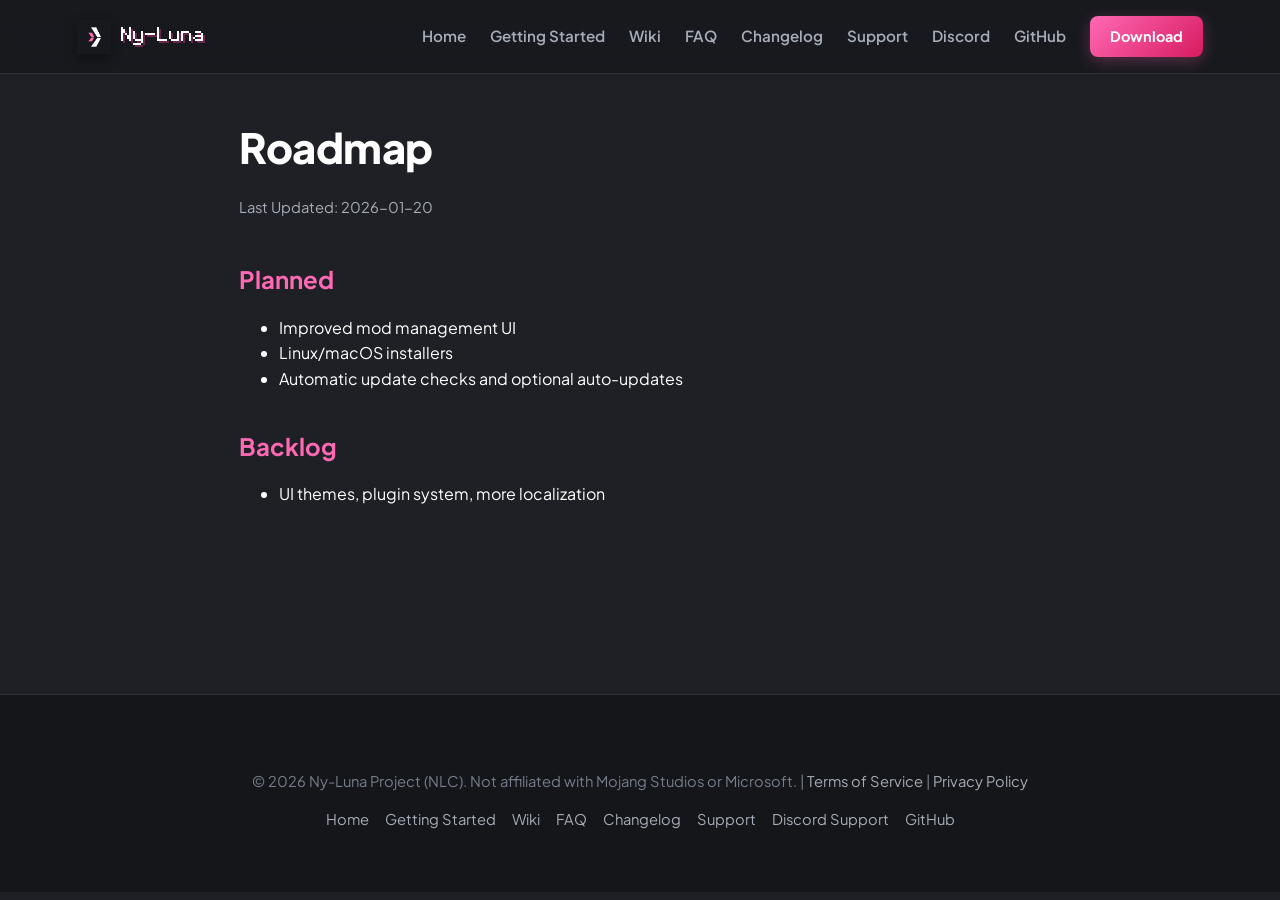
<file: web/roadmap.html>
<!doctype html>
<html lang="en">
<head>
  <meta charset="utf-8" />
  <meta name="viewport" content="width=device-width,initial-scale=1" />
  <title>Development Roadmap &amp; Planned Features — Ny-Luna Core</title>
  <meta name="description" content="Explore the development roadmap for Ny-Luna Core. Learn about upcoming milestones, Modrinth social features, custom shaders, and cross-platform enhancements.">
  <meta name="keywords" content="Ny-Luna Roadmap, Minecraft Launcher Features, Modrinth Integration, Minecraft Future Roadmap">
  <meta name="theme-color" content="#1E2025">
  <meta name="robots" content="index, follow, max-snippet:-1, max-image-preview:large, max-video-preview:-1">
  <link rel="canonical" href="https://web.get-nlc.tech/roadmap.html">

  <!-- Open Graph -->
  <meta property="og:type" content="website">
  <meta property="og:site_name" content="Ny-Luna Core">
  <meta property="og:url" content="https://web.get-nlc.tech/roadmap.html">
  <meta property="og:title" content="Development Roadmap &amp; Planned Features — Ny-Luna Core">
  <meta property="og:description" content="Explore the development roadmap for Ny-Luna Core. Learn about upcoming milestones, Modrinth social features, custom shaders, and cross-platform enhancements.">
  <meta property="og:image" content="https://web.get-nlc.tech/preview.png">

  <!-- Twitter -->
  <meta name="twitter:card" content="summary_large_image">
  <meta name="twitter:url" content="https://web.get-nlc.tech/roadmap.html">
  <meta name="twitter:title" content="Development Roadmap &amp; Planned Features — Ny-Luna Core">
  <meta name="twitter:description" content="Explore the development roadmap for Ny-Luna Core. Learn about upcoming milestones, Modrinth social features, custom shaders, and cross-platform enhancements.">
  <meta name="twitter:image" content="https://web.get-nlc.tech/preview.png">

  <link rel="icon" type="image/png" href="logo.png">
  <link rel="apple-touch-icon" href="logo.png">
  <link rel="manifest" href="site.webmanifest">
  <link rel="stylesheet" href="style.css">
</head>
<body>
        <nav>
        <div class="logo">
            <a href="index.html" style="text-decoration: none; color: inherit; display: flex; align-items: center; gap: 10px;">
                <img src="logo.png" alt="Ny-Luna Logo" class="logo-icon-img">
                <svg class="logo-wordmark-svg" viewBox="0 0 42 10" xmlns="http://www.w3.org/2000/svg" aria-label="Ny-Luna"><g fill="#6b2650"><rect x="1" y="1" width="1" height="1"/><rect x="5" y="1" width="1" height="1"/><rect x="1" y="2" width="1" height="1"/><rect x="2" y="2" width="1" height="1"/><rect x="5" y="2" width="1" height="1"/><rect x="1" y="3" width="1" height="1"/><rect x="2" y="3" width="1" height="1"/><rect x="5" y="3" width="1" height="1"/><rect x="1" y="4" width="1" height="1"/><rect x="3" y="4" width="1" height="1"/><rect x="5" y="4" width="1" height="1"/><rect x="1" y="5" width="1" height="1"/><rect x="4" y="5" width="1" height="1"/><rect x="5" y="5" width="1" height="1"/><rect x="1" y="6" width="1" height="1"/><rect x="4" y="6" width="1" height="1"/><rect x="5" y="6" width="1" height="1"/><rect x="1" y="7" width="1" height="1"/><rect x="5" y="7" width="1" height="1"/><rect x="7" y="3" width="1" height="1"/><rect x="11" y="3" width="1" height="1"/><rect x="7" y="4" width="1" height="1"/><rect x="11" y="4" width="1" height="1"/><rect x="7" y="5" width="1" height="1"/><rect x="11" y="5" width="1" height="1"/><rect x="7" y="6" width="1" height="1"/><rect x="11" y="6" width="1" height="1"/><rect x="8" y="7" width="1" height="1"/><rect x="9" y="7" width="1" height="1"/><rect x="10" y="7" width="1" height="1"/><rect x="11" y="7" width="1" height="1"/><rect x="11" y="8" width="1" height="1"/><rect x="7" y="9" width="1" height="1"/><rect x="8" y="9" width="1" height="1"/><rect x="9" y="9" width="1" height="1"/><rect x="10" y="9" width="1" height="1"/><rect x="13" y="4" width="1" height="1"/><rect x="14" y="4" width="1" height="1"/><rect x="15" y="4" width="1" height="1"/><rect x="16" y="4" width="1" height="1"/><rect x="17" y="4" width="1" height="1"/><rect x="19" y="1" width="1" height="1"/><rect x="19" y="2" width="1" height="1"/><rect x="19" y="3" width="1" height="1"/><rect x="19" y="4" width="1" height="1"/><rect x="19" y="5" width="1" height="1"/><rect x="19" y="6" width="1" height="1"/><rect x="19" y="7" width="1" height="1"/><rect x="20" y="7" width="1" height="1"/><rect x="21" y="7" width="1" height="1"/><rect x="22" y="7" width="1" height="1"/><rect x="23" y="7" width="1" height="1"/><rect x="25" y="3" width="1" height="1"/><rect x="29" y="3" width="1" height="1"/><rect x="25" y="4" width="1" height="1"/><rect x="29" y="4" width="1" height="1"/><rect x="25" y="5" width="1" height="1"/><rect x="29" y="5" width="1" height="1"/><rect x="25" y="6" width="1" height="1"/><rect x="29" y="6" width="1" height="1"/><rect x="26" y="7" width="1" height="1"/><rect x="27" y="7" width="1" height="1"/><rect x="28" y="7" width="1" height="1"/><rect x="29" y="7" width="1" height="1"/><rect x="31" y="3" width="1" height="1"/><rect x="32" y="3" width="1" height="1"/><rect x="33" y="3" width="1" height="1"/><rect x="34" y="3" width="1" height="1"/><rect x="31" y="4" width="1" height="1"/><rect x="35" y="4" width="1" height="1"/><rect x="31" y="5" width="1" height="1"/><rect x="35" y="5" width="1" height="1"/><rect x="31" y="6" width="1" height="1"/><rect x="35" y="6" width="1" height="1"/><rect x="31" y="7" width="1" height="1"/><rect x="35" y="7" width="1" height="1"/><rect x="38" y="3" width="1" height="1"/><rect x="39" y="3" width="1" height="1"/><rect x="40" y="3" width="1" height="1"/><rect x="41" y="4" width="1" height="1"/><rect x="38" y="5" width="1" height="1"/><rect x="39" y="5" width="1" height="1"/><rect x="40" y="5" width="1" height="1"/><rect x="41" y="5" width="1" height="1"/><rect x="37" y="6" width="1" height="1"/><rect x="41" y="6" width="1" height="1"/><rect x="38" y="7" width="1" height="1"/><rect x="39" y="7" width="1" height="1"/><rect x="40" y="7" width="1" height="1"/><rect x="41" y="7" width="1" height="1"/></g><g fill="#ffffff"><rect x="0" y="0" width="1" height="1"/><rect x="4" y="0" width="1" height="1"/><rect x="0" y="1" width="1" height="1"/><rect x="1" y="1" width="1" height="1"/><rect x="4" y="1" width="1" height="1"/><rect x="0" y="2" width="1" height="1"/><rect x="1" y="2" width="1" height="1"/><rect x="4" y="2" width="1" height="1"/><rect x="0" y="3" width="1" height="1"/><rect x="2" y="3" width="1" height="1"/><rect x="4" y="3" width="1" height="1"/><rect x="0" y="4" width="1" height="1"/><rect x="3" y="4" width="1" height="1"/><rect x="4" y="4" width="1" height="1"/><rect x="0" y="5" width="1" height="1"/><rect x="3" y="5" width="1" height="1"/><rect x="4" y="5" width="1" height="1"/><rect x="0" y="6" width="1" height="1"/><rect x="4" y="6" width="1" height="1"/><rect x="6" y="2" width="1" height="1"/><rect x="10" y="2" width="1" height="1"/><rect x="6" y="3" width="1" height="1"/><rect x="10" y="3" width="1" height="1"/><rect x="6" y="4" width="1" height="1"/><rect x="10" y="4" width="1" height="1"/><rect x="6" y="5" width="1" height="1"/><rect x="10" y="5" width="1" height="1"/><rect x="7" y="6" width="1" height="1"/><rect x="8" y="6" width="1" height="1"/><rect x="9" y="6" width="1" height="1"/><rect x="10" y="6" width="1" height="1"/><rect x="10" y="7" width="1" height="1"/><rect x="6" y="8" width="1" height="1"/><rect x="7" y="8" width="1" height="1"/><rect x="8" y="8" width="1" height="1"/><rect x="9" y="8" width="1" height="1"/><rect x="12" y="3" width="1" height="1"/><rect x="13" y="3" width="1" height="1"/><rect x="14" y="3" width="1" height="1"/><rect x="15" y="3" width="1" height="1"/><rect x="16" y="3" width="1" height="1"/><rect x="18" y="0" width="1" height="1"/><rect x="18" y="1" width="1" height="1"/><rect x="18" y="2" width="1" height="1"/><rect x="18" y="3" width="1" height="1"/><rect x="18" y="4" width="1" height="1"/><rect x="18" y="5" width="1" height="1"/><rect x="18" y="6" width="1" height="1"/><rect x="19" y="6" width="1" height="1"/><rect x="20" y="6" width="1" height="1"/><rect x="21" y="6" width="1" height="1"/><rect x="22" y="6" width="1" height="1"/><rect x="24" y="2" width="1" height="1"/><rect x="28" y="2" width="1" height="1"/><rect x="24" y="3" width="1" height="1"/><rect x="28" y="3" width="1" height="1"/><rect x="24" y="4" width="1" height="1"/><rect x="28" y="4" width="1" height="1"/><rect x="24" y="5" width="1" height="1"/><rect x="28" y="5" width="1" height="1"/><rect x="25" y="6" width="1" height="1"/><rect x="26" y="6" width="1" height="1"/><rect x="27" y="6" width="1" height="1"/><rect x="28" y="6" width="1" height="1"/><rect x="30" y="2" width="1" height="1"/><rect x="31" y="2" width="1" height="1"/><rect x="32" y="2" width="1" height="1"/><rect x="33" y="2" width="1" height="1"/><rect x="30" y="3" width="1" height="1"/><rect x="34" y="3" width="1" height="1"/><rect x="30" y="4" width="1" height="1"/><rect x="34" y="4" width="1" height="1"/><rect x="30" y="5" width="1" height="1"/><rect x="34" y="5" width="1" height="1"/><rect x="30" y="6" width="1" height="1"/><rect x="34" y="6" width="1" height="1"/><rect x="37" y="2" width="1" height="1"/><rect x="38" y="2" width="1" height="1"/><rect x="39" y="2" width="1" height="1"/><rect x="40" y="3" width="1" height="1"/><rect x="37" y="4" width="1" height="1"/><rect x="38" y="4" width="1" height="1"/><rect x="39" y="4" width="1" height="1"/><rect x="40" y="4" width="1" height="1"/><rect x="36" y="5" width="1" height="1"/><rect x="40" y="5" width="1" height="1"/><rect x="37" y="6" width="1" height="1"/><rect x="38" y="6" width="1" height="1"/><rect x="39" y="6" width="1" height="1"/><rect x="40" y="6" width="1" height="1"/></g></svg>
            </a>
        </div>
        <div class="nav-actions">
            <a href="index.html#download" class="btn-nav btn-nav-mobile">Download</a>
            <button class="nav-toggle" id="nav-toggle" aria-label="Toggle navigation menu" aria-expanded="false" aria-controls="nav-links">
                <span class="hamburger-bar"></span>
                <span class="hamburger-bar"></span>
                <span class="hamburger-bar"></span>
            </button>
        </div>
        <div class="links" id="nav-links">
            <a href="index.html">Home</a>
            <a href="getting-started.html">Getting Started</a>
            <a href="wiki.html">Wiki</a>
            <a href="faq.html">FAQ</a>
            <a href="changelog.html">Changelog</a>
            <a href="support.html">Support</a>
            <a href="https://discord.gg/2CSGqYz9ms" target="_blank" rel="noopener">Discord</a>
            <a href="https://github.com/Amne-Dev/NLC" target="_blank" rel="noopener">GitHub</a>
            <a href="index.html#download" class="btn-nav btn-nav-desktop">Download</a>
        </div>
    </nav>

    <main class="terms-container">
        <h1>Roadmap</h1>
        <p class="last-updated">Last Updated: 2026-01-20</p>

        <section>
            <h2>Planned</h2>
            <ul>
                <li>Improved mod management UI</li>
                <li>Linux/macOS installers</li>
                <li>Automatic update checks and optional auto-updates</li>
            </ul>
        </section>

        <section>
            <h2>Backlog</h2>
            <ul>
                <li>UI themes, plugin system, more localization</li>
            </ul>
        </section>
    </main>

        <footer>
        <p>&copy; 2026 Ny-Luna Project (NLC). Not affiliated with Mojang Studios or Microsoft. | <a href="terms.html">Terms of Service</a> | <a href="privacy.html">Privacy Policy</a></p>
        <div class="footer-links">
            <a href="index.html">Home</a>
            <a href="getting-started.html">Getting Started</a>
            <a href="wiki.html">Wiki</a>
            <a href="faq.html">FAQ</a>
            <a href="changelog.html">Changelog</a>
            <a href="support.html">Support</a>
            <a href="https://discord.gg/2CSGqYz9ms" target="_blank" rel="noopener">Discord Support</a>
            <a href="https://github.com/Amne-Dev/NLC" target="_blank" rel="noopener">GitHub</a>
        </div>
    </footer>
    <script src="script.js"></script>
</body>
</html>
</file>
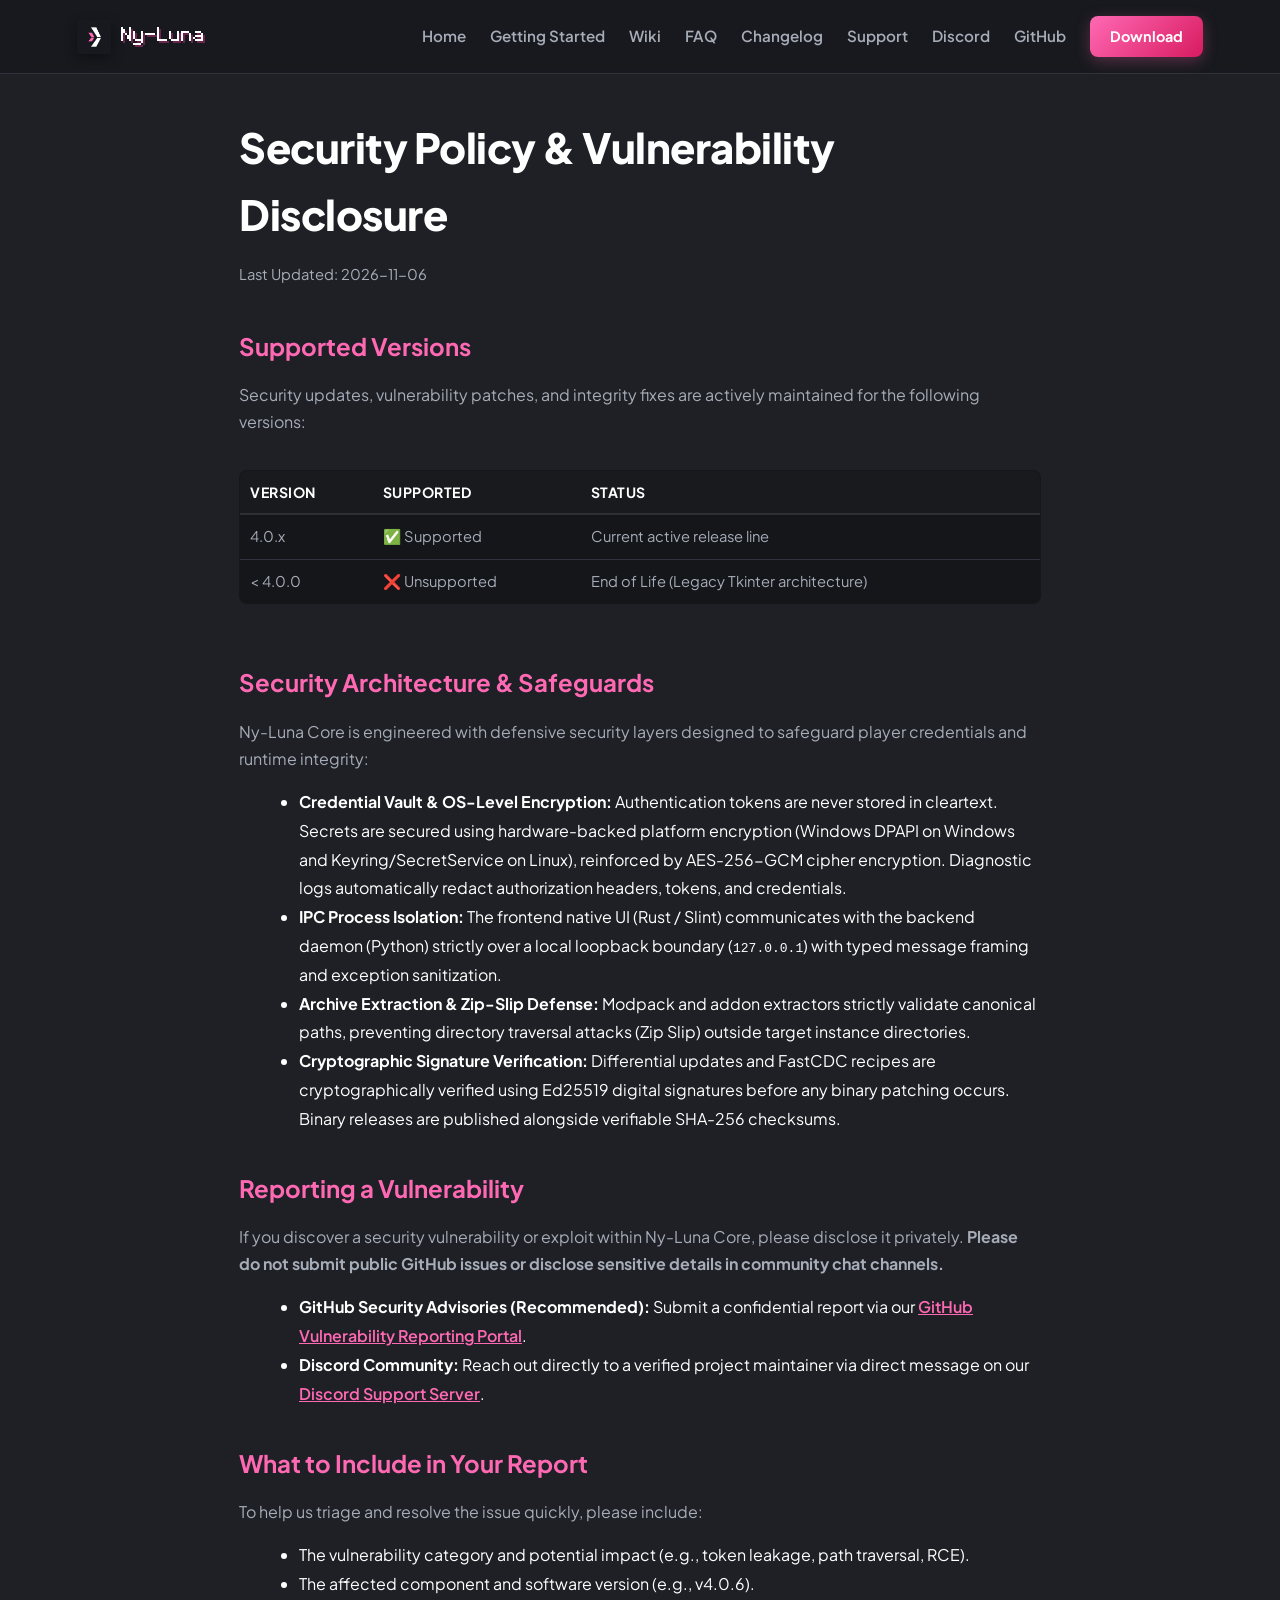
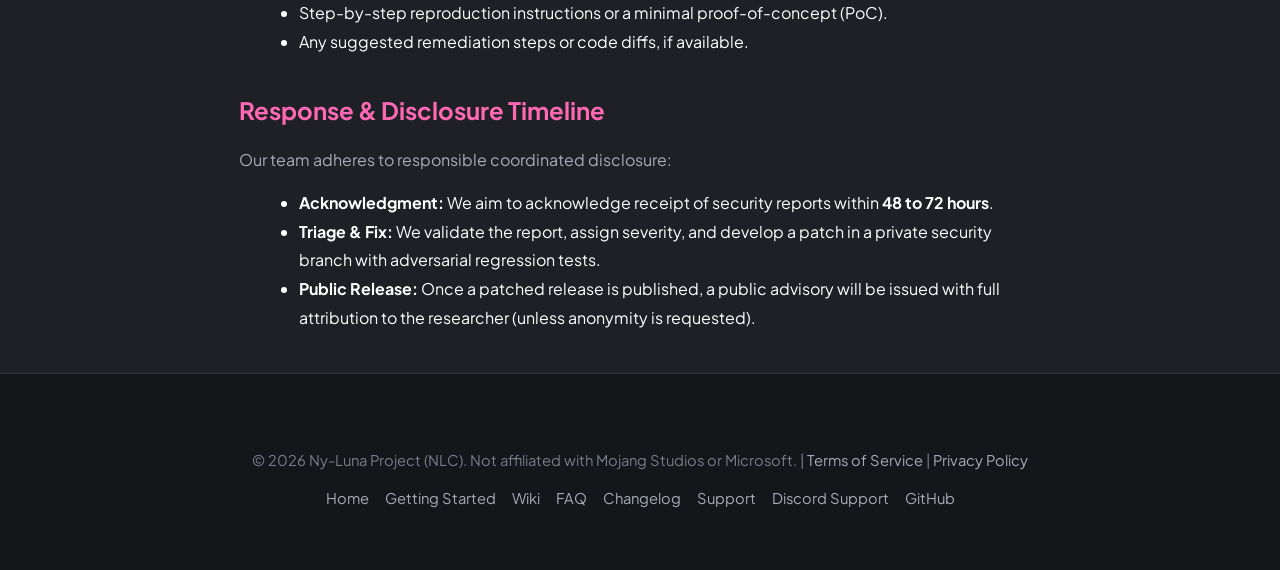
<file: web/security.html>
<!doctype html>
<html lang="en">
<head>
  <meta charset="utf-8" />
  <meta name="viewport" content="width=device-width,initial-scale=1" />
  <title>Security Policy &amp; Vulnerability Reporting — Ny-Luna Core</title>
  <meta name="description" content="Ny-Luna Core security policy, credentials isolation model, AES-256-GCM secret vault, and responsible vulnerability disclosure process.">
  <meta name="keywords" content="Ny-Luna Security, Minecraft Launcher Security, Secure Vault, DPAPI Minecraft">
  <meta name="theme-color" content="#1E2025">
  <meta name="robots" content="index, follow, max-snippet:-1, max-image-preview:large, max-video-preview:-1">
  <link rel="canonical" href="https://web.get-nlc.tech/security.html">

  <!-- Open Graph -->
  <meta property="og:type" content="website">
  <meta property="og:site_name" content="Ny-Luna Core">
  <meta property="og:url" content="https://web.get-nlc.tech/security.html">
  <meta property="og:title" content="Security Policy &amp; Vulnerability Reporting — Ny-Luna Core">
  <meta property="og:description" content="Ny-Luna Core security policy, credentials isolation model, AES-256-GCM secret vault, and responsible vulnerability disclosure process.">
  <meta property="og:image" content="https://web.get-nlc.tech/preview.png">

  <!-- Twitter -->
  <meta name="twitter:card" content="summary_large_image">
  <meta name="twitter:url" content="https://web.get-nlc.tech/security.html">
  <meta name="twitter:title" content="Security Policy &amp; Vulnerability Reporting — Ny-Luna Core">
  <meta name="twitter:description" content="Ny-Luna Core security policy, credentials isolation model, AES-256-GCM secret vault, and responsible vulnerability disclosure process.">
  <meta name="twitter:image" content="https://web.get-nlc.tech/preview.png">

  <link rel="icon" type="image/png" href="logo.png">
  <link rel="apple-touch-icon" href="logo.png">
  <link rel="manifest" href="site.webmanifest">
  <link rel="stylesheet" href="style.css">
</head>
<body>
        <nav>
        <div class="logo">
            <a href="index.html" style="text-decoration: none; color: inherit; display: flex; align-items: center; gap: 10px;">
                <img src="logo.png" alt="Ny-Luna Logo" class="logo-icon-img">
                <svg class="logo-wordmark-svg" viewBox="0 0 42 10" xmlns="http://www.w3.org/2000/svg" aria-label="Ny-Luna"><g fill="#6b2650"><rect x="1" y="1" width="1" height="1"/><rect x="5" y="1" width="1" height="1"/><rect x="1" y="2" width="1" height="1"/><rect x="2" y="2" width="1" height="1"/><rect x="5" y="2" width="1" height="1"/><rect x="1" y="3" width="1" height="1"/><rect x="2" y="3" width="1" height="1"/><rect x="5" y="3" width="1" height="1"/><rect x="1" y="4" width="1" height="1"/><rect x="3" y="4" width="1" height="1"/><rect x="5" y="4" width="1" height="1"/><rect x="1" y="5" width="1" height="1"/><rect x="4" y="5" width="1" height="1"/><rect x="5" y="5" width="1" height="1"/><rect x="1" y="6" width="1" height="1"/><rect x="4" y="6" width="1" height="1"/><rect x="5" y="6" width="1" height="1"/><rect x="1" y="7" width="1" height="1"/><rect x="5" y="7" width="1" height="1"/><rect x="7" y="3" width="1" height="1"/><rect x="11" y="3" width="1" height="1"/><rect x="7" y="4" width="1" height="1"/><rect x="11" y="4" width="1" height="1"/><rect x="7" y="5" width="1" height="1"/><rect x="11" y="5" width="1" height="1"/><rect x="7" y="6" width="1" height="1"/><rect x="11" y="6" width="1" height="1"/><rect x="8" y="7" width="1" height="1"/><rect x="9" y="7" width="1" height="1"/><rect x="10" y="7" width="1" height="1"/><rect x="11" y="7" width="1" height="1"/><rect x="11" y="8" width="1" height="1"/><rect x="7" y="9" width="1" height="1"/><rect x="8" y="9" width="1" height="1"/><rect x="9" y="9" width="1" height="1"/><rect x="10" y="9" width="1" height="1"/><rect x="13" y="4" width="1" height="1"/><rect x="14" y="4" width="1" height="1"/><rect x="15" y="4" width="1" height="1"/><rect x="16" y="4" width="1" height="1"/><rect x="17" y="4" width="1" height="1"/><rect x="19" y="1" width="1" height="1"/><rect x="19" y="2" width="1" height="1"/><rect x="19" y="3" width="1" height="1"/><rect x="19" y="4" width="1" height="1"/><rect x="19" y="5" width="1" height="1"/><rect x="19" y="6" width="1" height="1"/><rect x="19" y="7" width="1" height="1"/><rect x="20" y="7" width="1" height="1"/><rect x="21" y="7" width="1" height="1"/><rect x="22" y="7" width="1" height="1"/><rect x="23" y="7" width="1" height="1"/><rect x="25" y="3" width="1" height="1"/><rect x="29" y="3" width="1" height="1"/><rect x="25" y="4" width="1" height="1"/><rect x="29" y="4" width="1" height="1"/><rect x="25" y="5" width="1" height="1"/><rect x="29" y="5" width="1" height="1"/><rect x="25" y="6" width="1" height="1"/><rect x="29" y="6" width="1" height="1"/><rect x="26" y="7" width="1" height="1"/><rect x="27" y="7" width="1" height="1"/><rect x="28" y="7" width="1" height="1"/><rect x="29" y="7" width="1" height="1"/><rect x="31" y="3" width="1" height="1"/><rect x="32" y="3" width="1" height="1"/><rect x="33" y="3" width="1" height="1"/><rect x="34" y="3" width="1" height="1"/><rect x="31" y="4" width="1" height="1"/><rect x="35" y="4" width="1" height="1"/><rect x="31" y="5" width="1" height="1"/><rect x="35" y="5" width="1" height="1"/><rect x="31" y="6" width="1" height="1"/><rect x="35" y="6" width="1" height="1"/><rect x="31" y="7" width="1" height="1"/><rect x="35" y="7" width="1" height="1"/><rect x="38" y="3" width="1" height="1"/><rect x="39" y="3" width="1" height="1"/><rect x="40" y="3" width="1" height="1"/><rect x="41" y="4" width="1" height="1"/><rect x="38" y="5" width="1" height="1"/><rect x="39" y="5" width="1" height="1"/><rect x="40" y="5" width="1" height="1"/><rect x="41" y="5" width="1" height="1"/><rect x="37" y="6" width="1" height="1"/><rect x="41" y="6" width="1" height="1"/><rect x="38" y="7" width="1" height="1"/><rect x="39" y="7" width="1" height="1"/><rect x="40" y="7" width="1" height="1"/><rect x="41" y="7" width="1" height="1"/></g><g fill="#ffffff"><rect x="0" y="0" width="1" height="1"/><rect x="4" y="0" width="1" height="1"/><rect x="0" y="1" width="1" height="1"/><rect x="1" y="1" width="1" height="1"/><rect x="4" y="1" width="1" height="1"/><rect x="0" y="2" width="1" height="1"/><rect x="1" y="2" width="1" height="1"/><rect x="4" y="2" width="1" height="1"/><rect x="0" y="3" width="1" height="1"/><rect x="2" y="3" width="1" height="1"/><rect x="4" y="3" width="1" height="1"/><rect x="0" y="4" width="1" height="1"/><rect x="3" y="4" width="1" height="1"/><rect x="4" y="4" width="1" height="1"/><rect x="0" y="5" width="1" height="1"/><rect x="3" y="5" width="1" height="1"/><rect x="4" y="5" width="1" height="1"/><rect x="0" y="6" width="1" height="1"/><rect x="4" y="6" width="1" height="1"/><rect x="6" y="2" width="1" height="1"/><rect x="10" y="2" width="1" height="1"/><rect x="6" y="3" width="1" height="1"/><rect x="10" y="3" width="1" height="1"/><rect x="6" y="4" width="1" height="1"/><rect x="10" y="4" width="1" height="1"/><rect x="6" y="5" width="1" height="1"/><rect x="10" y="5" width="1" height="1"/><rect x="7" y="6" width="1" height="1"/><rect x="8" y="6" width="1" height="1"/><rect x="9" y="6" width="1" height="1"/><rect x="10" y="6" width="1" height="1"/><rect x="10" y="7" width="1" height="1"/><rect x="6" y="8" width="1" height="1"/><rect x="7" y="8" width="1" height="1"/><rect x="8" y="8" width="1" height="1"/><rect x="9" y="8" width="1" height="1"/><rect x="12" y="3" width="1" height="1"/><rect x="13" y="3" width="1" height="1"/><rect x="14" y="3" width="1" height="1"/><rect x="15" y="3" width="1" height="1"/><rect x="16" y="3" width="1" height="1"/><rect x="18" y="0" width="1" height="1"/><rect x="18" y="1" width="1" height="1"/><rect x="18" y="2" width="1" height="1"/><rect x="18" y="3" width="1" height="1"/><rect x="18" y="4" width="1" height="1"/><rect x="18" y="5" width="1" height="1"/><rect x="18" y="6" width="1" height="1"/><rect x="19" y="6" width="1" height="1"/><rect x="20" y="6" width="1" height="1"/><rect x="21" y="6" width="1" height="1"/><rect x="22" y="6" width="1" height="1"/><rect x="24" y="2" width="1" height="1"/><rect x="28" y="2" width="1" height="1"/><rect x="24" y="3" width="1" height="1"/><rect x="28" y="3" width="1" height="1"/><rect x="24" y="4" width="1" height="1"/><rect x="28" y="4" width="1" height="1"/><rect x="24" y="5" width="1" height="1"/><rect x="28" y="5" width="1" height="1"/><rect x="25" y="6" width="1" height="1"/><rect x="26" y="6" width="1" height="1"/><rect x="27" y="6" width="1" height="1"/><rect x="28" y="6" width="1" height="1"/><rect x="30" y="2" width="1" height="1"/><rect x="31" y="2" width="1" height="1"/><rect x="32" y="2" width="1" height="1"/><rect x="33" y="2" width="1" height="1"/><rect x="30" y="3" width="1" height="1"/><rect x="34" y="3" width="1" height="1"/><rect x="30" y="4" width="1" height="1"/><rect x="34" y="4" width="1" height="1"/><rect x="30" y="5" width="1" height="1"/><rect x="34" y="5" width="1" height="1"/><rect x="30" y="6" width="1" height="1"/><rect x="34" y="6" width="1" height="1"/><rect x="37" y="2" width="1" height="1"/><rect x="38" y="2" width="1" height="1"/><rect x="39" y="2" width="1" height="1"/><rect x="40" y="3" width="1" height="1"/><rect x="37" y="4" width="1" height="1"/><rect x="38" y="4" width="1" height="1"/><rect x="39" y="4" width="1" height="1"/><rect x="40" y="4" width="1" height="1"/><rect x="36" y="5" width="1" height="1"/><rect x="40" y="5" width="1" height="1"/><rect x="37" y="6" width="1" height="1"/><rect x="38" y="6" width="1" height="1"/><rect x="39" y="6" width="1" height="1"/><rect x="40" y="6" width="1" height="1"/></g></svg>
            </a>
        </div>
        <div class="nav-actions">
            <a href="index.html#download" class="btn-nav btn-nav-mobile">Download</a>
            <button class="nav-toggle" id="nav-toggle" aria-label="Toggle navigation menu" aria-expanded="false" aria-controls="nav-links">
                <span class="hamburger-bar"></span>
                <span class="hamburger-bar"></span>
                <span class="hamburger-bar"></span>
            </button>
        </div>
        <div class="links" id="nav-links">
            <a href="index.html">Home</a>
            <a href="getting-started.html">Getting Started</a>
            <a href="wiki.html">Wiki</a>
            <a href="faq.html">FAQ</a>
            <a href="changelog.html">Changelog</a>
            <a href="support.html">Support</a>
            <a href="https://discord.gg/2CSGqYz9ms" target="_blank" rel="noopener">Discord</a>
            <a href="https://github.com/Amne-Dev/NLC" target="_blank" rel="noopener">GitHub</a>
            <a href="index.html#download" class="btn-nav btn-nav-desktop">Download</a>
        </div>
    </nav>

    <main class="terms-container">
        <h1>Security Policy &amp; Vulnerability Disclosure</h1>
        <p class="last-updated">Last Updated: 2026-11-06</p>

        <section>
            <h2>Supported Versions</h2>
            <p>Security updates, vulnerability patches, and integrity fixes are actively maintained for the following versions:</p>
            <div style="overflow-x: auto; margin: 15px 0;">
                <table style="width: 100%; border-collapse: collapse; text-align: left;">
                    <thead>
                        <tr style="border-bottom: 2px solid rgba(255, 255, 255, 0.1);">
                            <th style="padding: 10px;">Version</th>
                            <th style="padding: 10px;">Supported</th>
                            <th style="padding: 10px;">Status</th>
                        </tr>
                    </thead>
                    <tbody>
                        <tr style="border-bottom: 1px solid rgba(255, 255, 255, 0.05);">
                            <td style="padding: 10px;">4.0.x</td>
                            <td style="padding: 10px;">✅ Supported</td>
                            <td style="padding: 10px;">Current active release line</td>
                        </tr>
                        <tr>
                            <td style="padding: 10px;">&lt; 4.0.0</td>
                            <td style="padding: 10px;">❌ Unsupported</td>
                            <td style="padding: 10px;">End of Life (Legacy Tkinter architecture)</td>
                        </tr>
                    </tbody>
                </table>
            </div>
        </section>

        <section>
            <h2>Security Architecture &amp; Safeguards</h2>
            <p>Ny-Luna Core is engineered with defensive security layers designed to safeguard player credentials and runtime integrity:</p>
            <ul style="line-height: 1.8; margin-left: 20px;">
                <li><strong>Credential Vault &amp; OS-Level Encryption:</strong> Authentication tokens are never stored in cleartext. Secrets are secured using hardware-backed platform encryption (Windows DPAPI on Windows and Keyring/SecretService on Linux), reinforced by AES-256-GCM cipher encryption. Diagnostic logs automatically redact authorization headers, tokens, and credentials.</li>
                <li><strong>IPC Process Isolation:</strong> The frontend native UI (Rust / Slint) communicates with the backend daemon (Python) strictly over a local loopback boundary (<code>127.0.0.1</code>) with typed message framing and exception sanitization.</li>
                <li><strong>Archive Extraction &amp; Zip-Slip Defense:</strong> Modpack and addon extractors strictly validate canonical paths, preventing directory traversal attacks (Zip Slip) outside target instance directories.</li>
                <li><strong>Cryptographic Signature Verification:</strong> Differential updates and FastCDC recipes are cryptographically verified using Ed25519 digital signatures before any binary patching occurs. Binary releases are published alongside verifiable SHA-256 checksums.</li>
            </ul>
        </section>

        <section>
            <h2>Reporting a Vulnerability</h2>
            <p>If you discover a security vulnerability or exploit within Ny-Luna Core, please disclose it privately. <strong>Please do not submit public GitHub issues or disclose sensitive details in community chat channels.</strong></p>
            <ul style="line-height: 1.8; margin-left: 20px;">
                <li><strong>GitHub Security Advisories (Recommended):</strong> Submit a confidential report via our <a href="https://github.com/Amne-Dev/NLC/security/advisories/new" target="_blank" rel="noopener">GitHub Vulnerability Reporting Portal</a>.</li>
                <li><strong>Discord Community:</strong> Reach out directly to a verified project maintainer via direct message on our <a href="https://discord.gg/2CSGqYz9ms" target="_blank" rel="noopener">Discord Support Server</a>.</li>
            </ul>
        </section>

        <section>
            <h2>What to Include in Your Report</h2>
            <p>To help us triage and resolve the issue quickly, please include:</p>
            <ul style="line-height: 1.8; margin-left: 20px;">
                <li>The vulnerability category and potential impact (e.g., token leakage, path traversal, RCE).</li>
                <li>The affected component and software version (e.g., v4.0.6).</li>
                <li>Step-by-step reproduction instructions or a minimal proof-of-concept (PoC).</li>
                <li>Any suggested remediation steps or code diffs, if available.</li>
            </ul>
        </section>

        <section>
            <h2>Response &amp; Disclosure Timeline</h2>
            <p>Our team adheres to responsible coordinated disclosure:</p>
            <ul style="line-height: 1.8; margin-left: 20px;">
                <li><strong>Acknowledgment:</strong> We aim to acknowledge receipt of security reports within <strong>48 to 72 hours</strong>.</li>
                <li><strong>Triage &amp; Fix:</strong> We validate the report, assign severity, and develop a patch in a private security branch with adversarial regression tests.</li>
                <li><strong>Public Release:</strong> Once a patched release is published, a public advisory will be issued with full attribution to the researcher (unless anonymity is requested).</li>
            </ul>
        </section>

    </main>

        <footer>
        <p>&copy; 2026 Ny-Luna Project (NLC). Not affiliated with Mojang Studios or Microsoft. | <a href="terms.html">Terms of Service</a> | <a href="privacy.html">Privacy Policy</a></p>
        <div class="footer-links">
            <a href="index.html">Home</a>
            <a href="getting-started.html">Getting Started</a>
            <a href="wiki.html">Wiki</a>
            <a href="faq.html">FAQ</a>
            <a href="changelog.html">Changelog</a>
            <a href="support.html">Support</a>
            <a href="https://discord.gg/2CSGqYz9ms" target="_blank" rel="noopener">Discord Support</a>
            <a href="https://github.com/Amne-Dev/NLC" target="_blank" rel="noopener">GitHub</a>
        </div>
    </footer>
    <script src="script.js"></script>
</body>
</html>
</file>
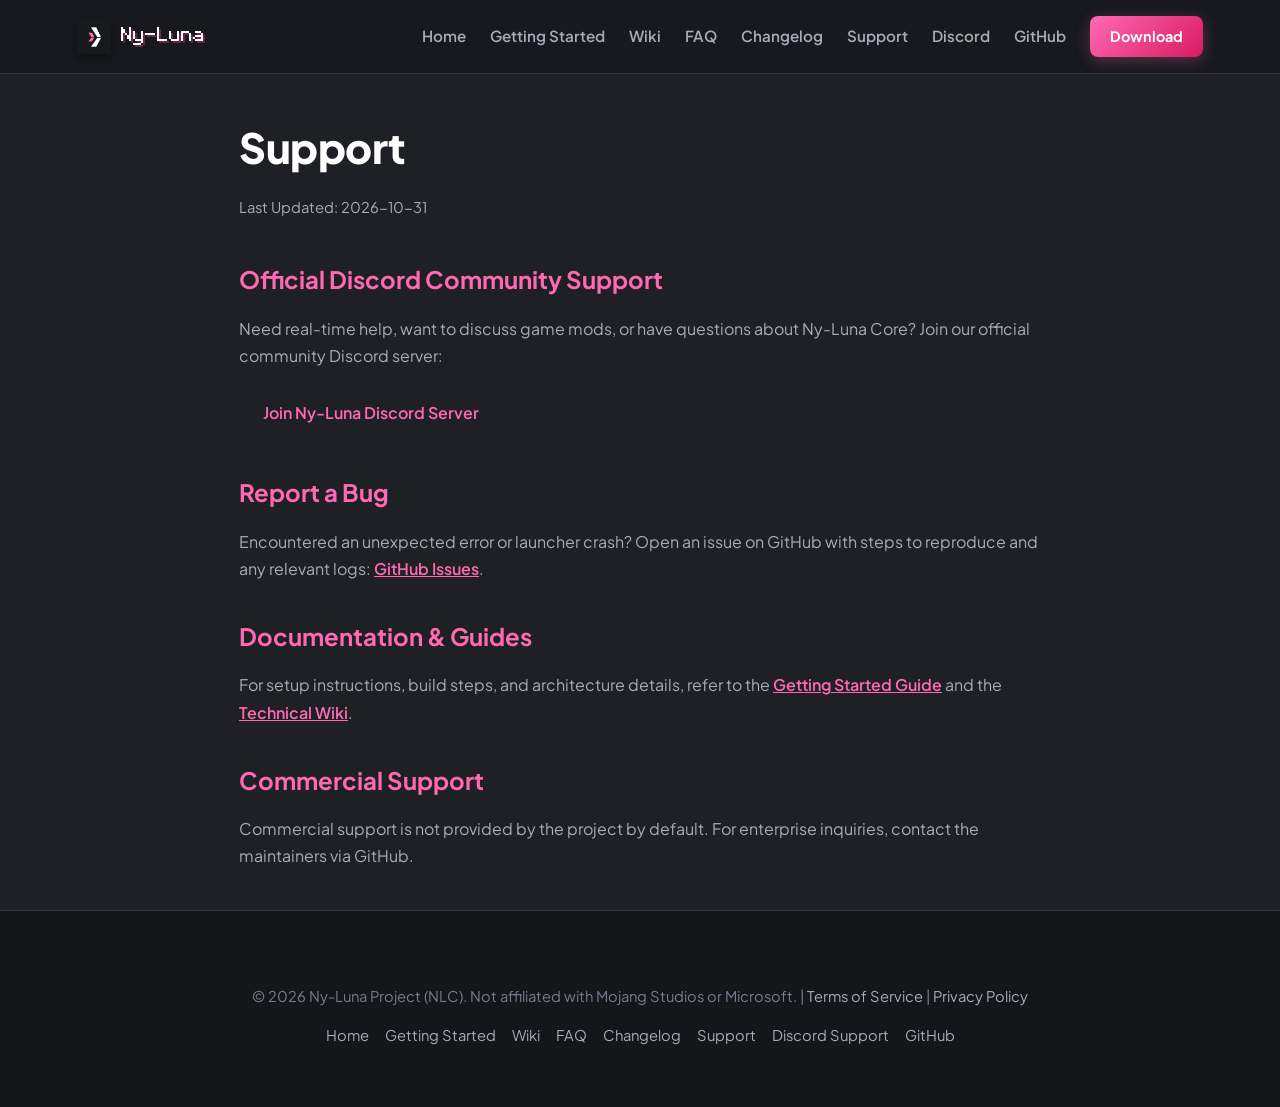
<file: web/support.html>
<!doctype html>
<html lang="en">
<head>
  <meta charset="utf-8" />
  <meta name="viewport" content="width=device-width,initial-scale=1" />
  <title>Support &amp; Community Help — Ny-Luna Core</title>
  <meta name="description" content="Need help with Ny-Luna Core? Access technical support, troubleshooting guides, join the official Discord community, or submit bug reports on GitHub.">
  <meta name="keywords" content="Ny-Luna Support, Minecraft Launcher Help, Discord Support, Minecraft Bug Reports">
  <meta name="theme-color" content="#1E2025">
  <meta name="robots" content="index, follow, max-snippet:-1, max-image-preview:large, max-video-preview:-1">
  <link rel="canonical" href="https://web.get-nlc.tech/support.html">

  <!-- Open Graph -->
  <meta property="og:type" content="website">
  <meta property="og:site_name" content="Ny-Luna Core">
  <meta property="og:url" content="https://web.get-nlc.tech/support.html">
  <meta property="og:title" content="Support &amp; Community Help — Ny-Luna Core">
  <meta property="og:description" content="Need help with Ny-Luna Core? Access technical support, troubleshooting guides, join the official Discord community, or submit bug reports on GitHub.">
  <meta property="og:image" content="https://web.get-nlc.tech/preview.png">

  <!-- Twitter -->
  <meta name="twitter:card" content="summary_large_image">
  <meta name="twitter:url" content="https://web.get-nlc.tech/support.html">
  <meta name="twitter:title" content="Support &amp; Community Help — Ny-Luna Core">
  <meta name="twitter:description" content="Need help with Ny-Luna Core? Access technical support, troubleshooting guides, join the official Discord community, or submit bug reports on GitHub.">
  <meta name="twitter:image" content="https://web.get-nlc.tech/preview.png">

  <link rel="icon" type="image/png" href="logo.png">
  <link rel="apple-touch-icon" href="logo.png">
  <link rel="manifest" href="site.webmanifest">
  <link rel="stylesheet" href="style.css">
</head>
<body>
        <nav>
        <div class="logo">
            <a href="index.html" style="text-decoration: none; color: inherit; display: flex; align-items: center; gap: 10px;">
                <img src="logo.png" alt="Ny-Luna Logo" class="logo-icon-img">
                <svg class="logo-wordmark-svg" viewBox="0 0 42 10" xmlns="http://www.w3.org/2000/svg" aria-label="Ny-Luna"><g fill="#6b2650"><rect x="1" y="1" width="1" height="1"/><rect x="5" y="1" width="1" height="1"/><rect x="1" y="2" width="1" height="1"/><rect x="2" y="2" width="1" height="1"/><rect x="5" y="2" width="1" height="1"/><rect x="1" y="3" width="1" height="1"/><rect x="2" y="3" width="1" height="1"/><rect x="5" y="3" width="1" height="1"/><rect x="1" y="4" width="1" height="1"/><rect x="3" y="4" width="1" height="1"/><rect x="5" y="4" width="1" height="1"/><rect x="1" y="5" width="1" height="1"/><rect x="4" y="5" width="1" height="1"/><rect x="5" y="5" width="1" height="1"/><rect x="1" y="6" width="1" height="1"/><rect x="4" y="6" width="1" height="1"/><rect x="5" y="6" width="1" height="1"/><rect x="1" y="7" width="1" height="1"/><rect x="5" y="7" width="1" height="1"/><rect x="7" y="3" width="1" height="1"/><rect x="11" y="3" width="1" height="1"/><rect x="7" y="4" width="1" height="1"/><rect x="11" y="4" width="1" height="1"/><rect x="7" y="5" width="1" height="1"/><rect x="11" y="5" width="1" height="1"/><rect x="7" y="6" width="1" height="1"/><rect x="11" y="6" width="1" height="1"/><rect x="8" y="7" width="1" height="1"/><rect x="9" y="7" width="1" height="1"/><rect x="10" y="7" width="1" height="1"/><rect x="11" y="7" width="1" height="1"/><rect x="11" y="8" width="1" height="1"/><rect x="7" y="9" width="1" height="1"/><rect x="8" y="9" width="1" height="1"/><rect x="9" y="9" width="1" height="1"/><rect x="10" y="9" width="1" height="1"/><rect x="13" y="4" width="1" height="1"/><rect x="14" y="4" width="1" height="1"/><rect x="15" y="4" width="1" height="1"/><rect x="16" y="4" width="1" height="1"/><rect x="17" y="4" width="1" height="1"/><rect x="19" y="1" width="1" height="1"/><rect x="19" y="2" width="1" height="1"/><rect x="19" y="3" width="1" height="1"/><rect x="19" y="4" width="1" height="1"/><rect x="19" y="5" width="1" height="1"/><rect x="19" y="6" width="1" height="1"/><rect x="19" y="7" width="1" height="1"/><rect x="20" y="7" width="1" height="1"/><rect x="21" y="7" width="1" height="1"/><rect x="22" y="7" width="1" height="1"/><rect x="23" y="7" width="1" height="1"/><rect x="25" y="3" width="1" height="1"/><rect x="29" y="3" width="1" height="1"/><rect x="25" y="4" width="1" height="1"/><rect x="29" y="4" width="1" height="1"/><rect x="25" y="5" width="1" height="1"/><rect x="29" y="5" width="1" height="1"/><rect x="25" y="6" width="1" height="1"/><rect x="29" y="6" width="1" height="1"/><rect x="26" y="7" width="1" height="1"/><rect x="27" y="7" width="1" height="1"/><rect x="28" y="7" width="1" height="1"/><rect x="29" y="7" width="1" height="1"/><rect x="31" y="3" width="1" height="1"/><rect x="32" y="3" width="1" height="1"/><rect x="33" y="3" width="1" height="1"/><rect x="34" y="3" width="1" height="1"/><rect x="31" y="4" width="1" height="1"/><rect x="35" y="4" width="1" height="1"/><rect x="31" y="5" width="1" height="1"/><rect x="35" y="5" width="1" height="1"/><rect x="31" y="6" width="1" height="1"/><rect x="35" y="6" width="1" height="1"/><rect x="31" y="7" width="1" height="1"/><rect x="35" y="7" width="1" height="1"/><rect x="38" y="3" width="1" height="1"/><rect x="39" y="3" width="1" height="1"/><rect x="40" y="3" width="1" height="1"/><rect x="41" y="4" width="1" height="1"/><rect x="38" y="5" width="1" height="1"/><rect x="39" y="5" width="1" height="1"/><rect x="40" y="5" width="1" height="1"/><rect x="41" y="5" width="1" height="1"/><rect x="37" y="6" width="1" height="1"/><rect x="41" y="6" width="1" height="1"/><rect x="38" y="7" width="1" height="1"/><rect x="39" y="7" width="1" height="1"/><rect x="40" y="7" width="1" height="1"/><rect x="41" y="7" width="1" height="1"/></g><g fill="#ffffff"><rect x="0" y="0" width="1" height="1"/><rect x="4" y="0" width="1" height="1"/><rect x="0" y="1" width="1" height="1"/><rect x="1" y="1" width="1" height="1"/><rect x="4" y="1" width="1" height="1"/><rect x="0" y="2" width="1" height="1"/><rect x="1" y="2" width="1" height="1"/><rect x="4" y="2" width="1" height="1"/><rect x="0" y="3" width="1" height="1"/><rect x="2" y="3" width="1" height="1"/><rect x="4" y="3" width="1" height="1"/><rect x="0" y="4" width="1" height="1"/><rect x="3" y="4" width="1" height="1"/><rect x="4" y="4" width="1" height="1"/><rect x="0" y="5" width="1" height="1"/><rect x="3" y="5" width="1" height="1"/><rect x="4" y="5" width="1" height="1"/><rect x="0" y="6" width="1" height="1"/><rect x="4" y="6" width="1" height="1"/><rect x="6" y="2" width="1" height="1"/><rect x="10" y="2" width="1" height="1"/><rect x="6" y="3" width="1" height="1"/><rect x="10" y="3" width="1" height="1"/><rect x="6" y="4" width="1" height="1"/><rect x="10" y="4" width="1" height="1"/><rect x="6" y="5" width="1" height="1"/><rect x="10" y="5" width="1" height="1"/><rect x="7" y="6" width="1" height="1"/><rect x="8" y="6" width="1" height="1"/><rect x="9" y="6" width="1" height="1"/><rect x="10" y="6" width="1" height="1"/><rect x="10" y="7" width="1" height="1"/><rect x="6" y="8" width="1" height="1"/><rect x="7" y="8" width="1" height="1"/><rect x="8" y="8" width="1" height="1"/><rect x="9" y="8" width="1" height="1"/><rect x="12" y="3" width="1" height="1"/><rect x="13" y="3" width="1" height="1"/><rect x="14" y="3" width="1" height="1"/><rect x="15" y="3" width="1" height="1"/><rect x="16" y="3" width="1" height="1"/><rect x="18" y="0" width="1" height="1"/><rect x="18" y="1" width="1" height="1"/><rect x="18" y="2" width="1" height="1"/><rect x="18" y="3" width="1" height="1"/><rect x="18" y="4" width="1" height="1"/><rect x="18" y="5" width="1" height="1"/><rect x="18" y="6" width="1" height="1"/><rect x="19" y="6" width="1" height="1"/><rect x="20" y="6" width="1" height="1"/><rect x="21" y="6" width="1" height="1"/><rect x="22" y="6" width="1" height="1"/><rect x="24" y="2" width="1" height="1"/><rect x="28" y="2" width="1" height="1"/><rect x="24" y="3" width="1" height="1"/><rect x="28" y="3" width="1" height="1"/><rect x="24" y="4" width="1" height="1"/><rect x="28" y="4" width="1" height="1"/><rect x="24" y="5" width="1" height="1"/><rect x="28" y="5" width="1" height="1"/><rect x="25" y="6" width="1" height="1"/><rect x="26" y="6" width="1" height="1"/><rect x="27" y="6" width="1" height="1"/><rect x="28" y="6" width="1" height="1"/><rect x="30" y="2" width="1" height="1"/><rect x="31" y="2" width="1" height="1"/><rect x="32" y="2" width="1" height="1"/><rect x="33" y="2" width="1" height="1"/><rect x="30" y="3" width="1" height="1"/><rect x="34" y="3" width="1" height="1"/><rect x="30" y="4" width="1" height="1"/><rect x="34" y="4" width="1" height="1"/><rect x="30" y="5" width="1" height="1"/><rect x="34" y="5" width="1" height="1"/><rect x="30" y="6" width="1" height="1"/><rect x="34" y="6" width="1" height="1"/><rect x="37" y="2" width="1" height="1"/><rect x="38" y="2" width="1" height="1"/><rect x="39" y="2" width="1" height="1"/><rect x="40" y="3" width="1" height="1"/><rect x="37" y="4" width="1" height="1"/><rect x="38" y="4" width="1" height="1"/><rect x="39" y="4" width="1" height="1"/><rect x="40" y="4" width="1" height="1"/><rect x="36" y="5" width="1" height="1"/><rect x="40" y="5" width="1" height="1"/><rect x="37" y="6" width="1" height="1"/><rect x="38" y="6" width="1" height="1"/><rect x="39" y="6" width="1" height="1"/><rect x="40" y="6" width="1" height="1"/></g></svg>
            </a>
        </div>
        <div class="nav-actions">
            <a href="index.html#download" class="btn-nav btn-nav-mobile">Download</a>
            <button class="nav-toggle" id="nav-toggle" aria-label="Toggle navigation menu" aria-expanded="false" aria-controls="nav-links">
                <span class="hamburger-bar"></span>
                <span class="hamburger-bar"></span>
                <span class="hamburger-bar"></span>
            </button>
        </div>
        <div class="links" id="nav-links">
            <a href="index.html">Home</a>
            <a href="getting-started.html">Getting Started</a>
            <a href="wiki.html">Wiki</a>
            <a href="faq.html">FAQ</a>
            <a href="changelog.html">Changelog</a>
            <a href="support.html">Support</a>
            <a href="https://discord.gg/2CSGqYz9ms" target="_blank" rel="noopener">Discord</a>
            <a href="https://github.com/Amne-Dev/NLC" target="_blank" rel="noopener">GitHub</a>
            <a href="index.html#download" class="btn-nav btn-nav-desktop">Download</a>
        </div>
    </nav>

    <main class="terms-container">
        <h1>Support</h1>
        <p class="last-updated">Last Updated: 2026-10-31</p>

        <section id="discord-community">
            <h2>Official Discord Community Support</h2>
            <p>Need real-time help, want to discuss game mods, or have questions about Ny-Luna Core? Join our official community Discord server:</p>
            <p style="margin: 18px 0;">
                <a href="https://discord.gg/2CSGqYz9ms" target="_blank" rel="noopener" class="btn-nav" style="display: inline-flex; align-items: center; gap: 8px; padding: 12px 24px; text-decoration: none; font-weight: 600; font-size: 1rem;">
                    Join Ny-Luna Discord Server
                </a>
            </p>
        </section>

        <section id="report-bugs">
            <h2>Report a Bug</h2>
            <p>Encountered an unexpected error or launcher crash? Open an issue on GitHub with steps to reproduce and any relevant logs: <a href="https://github.com/Amne-Dev/NLC/issues" target="_blank" rel="noopener">GitHub Issues</a>.</p>
        </section>

        <section id="documentation">
            <h2>Documentation &amp; Guides</h2>
            <p>For setup instructions, build steps, and architecture details, refer to the <a href="getting-started.html">Getting Started Guide</a> and the <a href="wiki.html">Technical Wiki</a>.</p>
        </section>

        <section id="commercial-support">
            <h2>Commercial Support</h2>
            <p>Commercial support is not provided by the project by default. For enterprise inquiries, contact the maintainers via GitHub.</p>
        </section>
    </main>

        <footer>
        <p>&copy; 2026 Ny-Luna Project (NLC). Not affiliated with Mojang Studios or Microsoft. | <a href="terms.html">Terms of Service</a> | <a href="privacy.html">Privacy Policy</a></p>
        <div class="footer-links">
            <a href="index.html">Home</a>
            <a href="getting-started.html">Getting Started</a>
            <a href="wiki.html">Wiki</a>
            <a href="faq.html">FAQ</a>
            <a href="changelog.html">Changelog</a>
            <a href="support.html">Support</a>
            <a href="https://discord.gg/2CSGqYz9ms" target="_blank" rel="noopener">Discord Support</a>
            <a href="https://github.com/Amne-Dev/NLC" target="_blank" rel="noopener">GitHub</a>
        </div>
    </footer>
    <script src="script.js"></script>
</body>
</html>
</file>
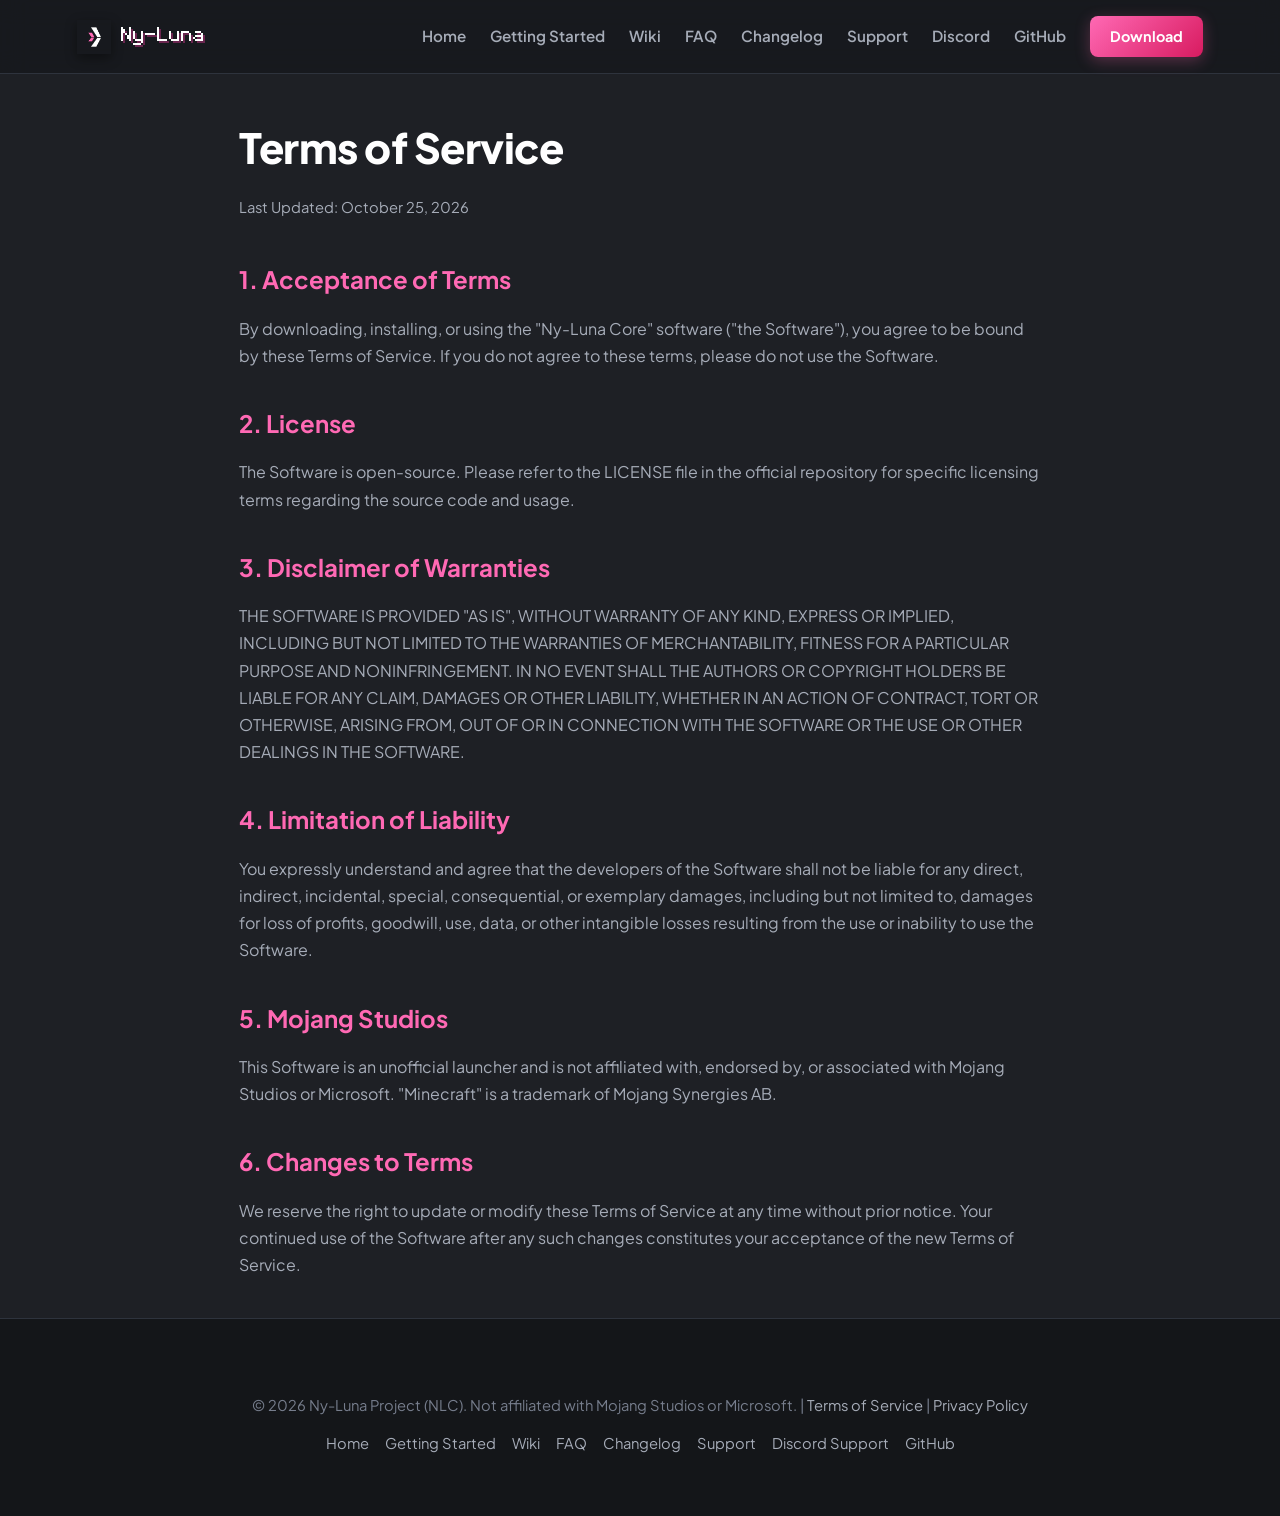
<file: web/terms.html>
<!DOCTYPE html>
<html lang="en">
<head>
  <meta charset="utf-8" />
  <meta name="viewport" content="width=device-width,initial-scale=1" />
  <title>Terms of Service — Ny-Luna Core</title>
  <meta name="description" content="Terms of service and software license terms for using the Ny-Luna Core Minecraft launcher and related services.">
  <meta name="keywords" content="Ny-Luna Terms, Minecraft Launcher Terms of Service, BSD-3-Clause License">
  <meta name="theme-color" content="#1E2025">
  <meta name="robots" content="index, follow, max-snippet:-1, max-image-preview:large, max-video-preview:-1">
  <link rel="canonical" href="https://web.get-nlc.tech/terms.html">

  <!-- Open Graph -->
  <meta property="og:type" content="website">
  <meta property="og:site_name" content="Ny-Luna Core">
  <meta property="og:url" content="https://web.get-nlc.tech/terms.html">
  <meta property="og:title" content="Terms of Service — Ny-Luna Core">
  <meta property="og:description" content="Terms of service and software license terms for using the Ny-Luna Core Minecraft launcher and related services.">
  <meta property="og:image" content="https://web.get-nlc.tech/preview.png">

  <!-- Twitter -->
  <meta name="twitter:card" content="summary_large_image">
  <meta name="twitter:url" content="https://web.get-nlc.tech/terms.html">
  <meta name="twitter:title" content="Terms of Service — Ny-Luna Core">
  <meta name="twitter:description" content="Terms of service and software license terms for using the Ny-Luna Core Minecraft launcher and related services.">
  <meta name="twitter:image" content="https://web.get-nlc.tech/preview.png">

  <link rel="icon" type="image/png" href="logo.png">
  <link rel="apple-touch-icon" href="logo.png">
  <link rel="manifest" href="site.webmanifest">
  <link rel="stylesheet" href="style.css">
</head>
<body>
        <nav>
        <div class="logo">
            <a href="index.html" style="text-decoration: none; color: inherit; display: flex; align-items: center; gap: 10px;">
                <img src="logo.png" alt="Ny-Luna Logo" class="logo-icon-img">
                <svg class="logo-wordmark-svg" viewBox="0 0 42 10" xmlns="http://www.w3.org/2000/svg" aria-label="Ny-Luna"><g fill="#6b2650"><rect x="1" y="1" width="1" height="1"/><rect x="5" y="1" width="1" height="1"/><rect x="1" y="2" width="1" height="1"/><rect x="2" y="2" width="1" height="1"/><rect x="5" y="2" width="1" height="1"/><rect x="1" y="3" width="1" height="1"/><rect x="2" y="3" width="1" height="1"/><rect x="5" y="3" width="1" height="1"/><rect x="1" y="4" width="1" height="1"/><rect x="3" y="4" width="1" height="1"/><rect x="5" y="4" width="1" height="1"/><rect x="1" y="5" width="1" height="1"/><rect x="4" y="5" width="1" height="1"/><rect x="5" y="5" width="1" height="1"/><rect x="1" y="6" width="1" height="1"/><rect x="4" y="6" width="1" height="1"/><rect x="5" y="6" width="1" height="1"/><rect x="1" y="7" width="1" height="1"/><rect x="5" y="7" width="1" height="1"/><rect x="7" y="3" width="1" height="1"/><rect x="11" y="3" width="1" height="1"/><rect x="7" y="4" width="1" height="1"/><rect x="11" y="4" width="1" height="1"/><rect x="7" y="5" width="1" height="1"/><rect x="11" y="5" width="1" height="1"/><rect x="7" y="6" width="1" height="1"/><rect x="11" y="6" width="1" height="1"/><rect x="8" y="7" width="1" height="1"/><rect x="9" y="7" width="1" height="1"/><rect x="10" y="7" width="1" height="1"/><rect x="11" y="7" width="1" height="1"/><rect x="11" y="8" width="1" height="1"/><rect x="7" y="9" width="1" height="1"/><rect x="8" y="9" width="1" height="1"/><rect x="9" y="9" width="1" height="1"/><rect x="10" y="9" width="1" height="1"/><rect x="13" y="4" width="1" height="1"/><rect x="14" y="4" width="1" height="1"/><rect x="15" y="4" width="1" height="1"/><rect x="16" y="4" width="1" height="1"/><rect x="17" y="4" width="1" height="1"/><rect x="19" y="1" width="1" height="1"/><rect x="19" y="2" width="1" height="1"/><rect x="19" y="3" width="1" height="1"/><rect x="19" y="4" width="1" height="1"/><rect x="19" y="5" width="1" height="1"/><rect x="19" y="6" width="1" height="1"/><rect x="19" y="7" width="1" height="1"/><rect x="20" y="7" width="1" height="1"/><rect x="21" y="7" width="1" height="1"/><rect x="22" y="7" width="1" height="1"/><rect x="23" y="7" width="1" height="1"/><rect x="25" y="3" width="1" height="1"/><rect x="29" y="3" width="1" height="1"/><rect x="25" y="4" width="1" height="1"/><rect x="29" y="4" width="1" height="1"/><rect x="25" y="5" width="1" height="1"/><rect x="29" y="5" width="1" height="1"/><rect x="25" y="6" width="1" height="1"/><rect x="29" y="6" width="1" height="1"/><rect x="26" y="7" width="1" height="1"/><rect x="27" y="7" width="1" height="1"/><rect x="28" y="7" width="1" height="1"/><rect x="29" y="7" width="1" height="1"/><rect x="31" y="3" width="1" height="1"/><rect x="32" y="3" width="1" height="1"/><rect x="33" y="3" width="1" height="1"/><rect x="34" y="3" width="1" height="1"/><rect x="31" y="4" width="1" height="1"/><rect x="35" y="4" width="1" height="1"/><rect x="31" y="5" width="1" height="1"/><rect x="35" y="5" width="1" height="1"/><rect x="31" y="6" width="1" height="1"/><rect x="35" y="6" width="1" height="1"/><rect x="31" y="7" width="1" height="1"/><rect x="35" y="7" width="1" height="1"/><rect x="38" y="3" width="1" height="1"/><rect x="39" y="3" width="1" height="1"/><rect x="40" y="3" width="1" height="1"/><rect x="41" y="4" width="1" height="1"/><rect x="38" y="5" width="1" height="1"/><rect x="39" y="5" width="1" height="1"/><rect x="40" y="5" width="1" height="1"/><rect x="41" y="5" width="1" height="1"/><rect x="37" y="6" width="1" height="1"/><rect x="41" y="6" width="1" height="1"/><rect x="38" y="7" width="1" height="1"/><rect x="39" y="7" width="1" height="1"/><rect x="40" y="7" width="1" height="1"/><rect x="41" y="7" width="1" height="1"/></g><g fill="#ffffff"><rect x="0" y="0" width="1" height="1"/><rect x="4" y="0" width="1" height="1"/><rect x="0" y="1" width="1" height="1"/><rect x="1" y="1" width="1" height="1"/><rect x="4" y="1" width="1" height="1"/><rect x="0" y="2" width="1" height="1"/><rect x="1" y="2" width="1" height="1"/><rect x="4" y="2" width="1" height="1"/><rect x="0" y="3" width="1" height="1"/><rect x="2" y="3" width="1" height="1"/><rect x="4" y="3" width="1" height="1"/><rect x="0" y="4" width="1" height="1"/><rect x="3" y="4" width="1" height="1"/><rect x="4" y="4" width="1" height="1"/><rect x="0" y="5" width="1" height="1"/><rect x="3" y="5" width="1" height="1"/><rect x="4" y="5" width="1" height="1"/><rect x="0" y="6" width="1" height="1"/><rect x="4" y="6" width="1" height="1"/><rect x="6" y="2" width="1" height="1"/><rect x="10" y="2" width="1" height="1"/><rect x="6" y="3" width="1" height="1"/><rect x="10" y="3" width="1" height="1"/><rect x="6" y="4" width="1" height="1"/><rect x="10" y="4" width="1" height="1"/><rect x="6" y="5" width="1" height="1"/><rect x="10" y="5" width="1" height="1"/><rect x="7" y="6" width="1" height="1"/><rect x="8" y="6" width="1" height="1"/><rect x="9" y="6" width="1" height="1"/><rect x="10" y="6" width="1" height="1"/><rect x="10" y="7" width="1" height="1"/><rect x="6" y="8" width="1" height="1"/><rect x="7" y="8" width="1" height="1"/><rect x="8" y="8" width="1" height="1"/><rect x="9" y="8" width="1" height="1"/><rect x="12" y="3" width="1" height="1"/><rect x="13" y="3" width="1" height="1"/><rect x="14" y="3" width="1" height="1"/><rect x="15" y="3" width="1" height="1"/><rect x="16" y="3" width="1" height="1"/><rect x="18" y="0" width="1" height="1"/><rect x="18" y="1" width="1" height="1"/><rect x="18" y="2" width="1" height="1"/><rect x="18" y="3" width="1" height="1"/><rect x="18" y="4" width="1" height="1"/><rect x="18" y="5" width="1" height="1"/><rect x="18" y="6" width="1" height="1"/><rect x="19" y="6" width="1" height="1"/><rect x="20" y="6" width="1" height="1"/><rect x="21" y="6" width="1" height="1"/><rect x="22" y="6" width="1" height="1"/><rect x="24" y="2" width="1" height="1"/><rect x="28" y="2" width="1" height="1"/><rect x="24" y="3" width="1" height="1"/><rect x="28" y="3" width="1" height="1"/><rect x="24" y="4" width="1" height="1"/><rect x="28" y="4" width="1" height="1"/><rect x="24" y="5" width="1" height="1"/><rect x="28" y="5" width="1" height="1"/><rect x="25" y="6" width="1" height="1"/><rect x="26" y="6" width="1" height="1"/><rect x="27" y="6" width="1" height="1"/><rect x="28" y="6" width="1" height="1"/><rect x="30" y="2" width="1" height="1"/><rect x="31" y="2" width="1" height="1"/><rect x="32" y="2" width="1" height="1"/><rect x="33" y="2" width="1" height="1"/><rect x="30" y="3" width="1" height="1"/><rect x="34" y="3" width="1" height="1"/><rect x="30" y="4" width="1" height="1"/><rect x="34" y="4" width="1" height="1"/><rect x="30" y="5" width="1" height="1"/><rect x="34" y="5" width="1" height="1"/><rect x="30" y="6" width="1" height="1"/><rect x="34" y="6" width="1" height="1"/><rect x="37" y="2" width="1" height="1"/><rect x="38" y="2" width="1" height="1"/><rect x="39" y="2" width="1" height="1"/><rect x="40" y="3" width="1" height="1"/><rect x="37" y="4" width="1" height="1"/><rect x="38" y="4" width="1" height="1"/><rect x="39" y="4" width="1" height="1"/><rect x="40" y="4" width="1" height="1"/><rect x="36" y="5" width="1" height="1"/><rect x="40" y="5" width="1" height="1"/><rect x="37" y="6" width="1" height="1"/><rect x="38" y="6" width="1" height="1"/><rect x="39" y="6" width="1" height="1"/><rect x="40" y="6" width="1" height="1"/></g></svg>
            </a>
        </div>
        <div class="nav-actions">
            <a href="index.html#download" class="btn-nav btn-nav-mobile">Download</a>
            <button class="nav-toggle" id="nav-toggle" aria-label="Toggle navigation menu" aria-expanded="false" aria-controls="nav-links">
                <span class="hamburger-bar"></span>
                <span class="hamburger-bar"></span>
                <span class="hamburger-bar"></span>
            </button>
        </div>
        <div class="links" id="nav-links">
            <a href="index.html">Home</a>
            <a href="getting-started.html">Getting Started</a>
            <a href="wiki.html">Wiki</a>
            <a href="faq.html">FAQ</a>
            <a href="changelog.html">Changelog</a>
            <a href="support.html">Support</a>
            <a href="https://discord.gg/2CSGqYz9ms" target="_blank" rel="noopener">Discord</a>
            <a href="https://github.com/Amne-Dev/NLC" target="_blank" rel="noopener">GitHub</a>
            <a href="index.html#download" class="btn-nav btn-nav-desktop">Download</a>
        </div>
    </nav>

    <main class="terms-container">
        <h1>Terms of Service</h1>
        <p class="last-updated">Last Updated: October 25, 2026</p>

        <section>
            <h2>1. Acceptance of Terms</h2>
            <p>By downloading, installing, or using the "Ny-Luna Core" software ("the Software"), you agree to be bound by these Terms of Service. If you do not agree to these terms, please do not use the Software.</p>
        </section>

        <section>
            <h2>2. License</h2>
            <p>The Software is open-source. Please refer to the LICENSE file in the official repository for specific licensing terms regarding the source code and usage.</p>
        </section>

        <section>
            <h2>3. Disclaimer of Warranties</h2>
            <p>THE SOFTWARE IS PROVIDED "AS IS", WITHOUT WARRANTY OF ANY KIND, EXPRESS OR IMPLIED, INCLUDING BUT NOT LIMITED TO THE WARRANTIES OF MERCHANTABILITY, FITNESS FOR A PARTICULAR PURPOSE AND NONINFRINGEMENT. IN NO EVENT SHALL THE AUTHORS OR COPYRIGHT HOLDERS BE LIABLE FOR ANY CLAIM, DAMAGES OR OTHER LIABILITY, WHETHER IN AN ACTION OF CONTRACT, TORT OR OTHERWISE, ARISING FROM, OUT OF OR IN CONNECTION WITH THE SOFTWARE OR THE USE OR OTHER DEALINGS IN THE SOFTWARE.</p>
        </section>

        <section>
            <h2>4. Limitation of Liability</h2>
            <p>You expressly understand and agree that the developers of the Software shall not be liable for any direct, indirect, incidental, special, consequential, or exemplary damages, including but not limited to, damages for loss of profits, goodwill, use, data, or other intangible losses resulting from the use or inability to use the Software.</p>
        </section>

        <section>
            <h2>5. Mojang Studios</h2>
            <p>This Software is an unofficial launcher and is not affiliated with, endorsed by, or associated with Mojang Studios or Microsoft. "Minecraft" is a trademark of Mojang Synergies AB.</p>
        </section>
        
        <section>
            <h2>6. Changes to Terms</h2>
            <p>We reserve the right to update or modify these Terms of Service at any time without prior notice. Your continued use of the Software after any such changes constitutes your acceptance of the new Terms of Service.</p>
        </section>
    </main>

        <footer>
        <p>&copy; 2026 Ny-Luna Project (NLC). Not affiliated with Mojang Studios or Microsoft. | <a href="terms.html">Terms of Service</a> | <a href="privacy.html">Privacy Policy</a></p>
        <div class="footer-links">
            <a href="index.html">Home</a>
            <a href="getting-started.html">Getting Started</a>
            <a href="wiki.html">Wiki</a>
            <a href="faq.html">FAQ</a>
            <a href="changelog.html">Changelog</a>
            <a href="support.html">Support</a>
            <a href="https://discord.gg/2CSGqYz9ms" target="_blank" rel="noopener">Discord Support</a>
            <a href="https://github.com/Amne-Dev/NLC" target="_blank" rel="noopener">GitHub</a>
        </div>
    </footer>

    <script src="script.js"></script>
</body>
</html>
</file>
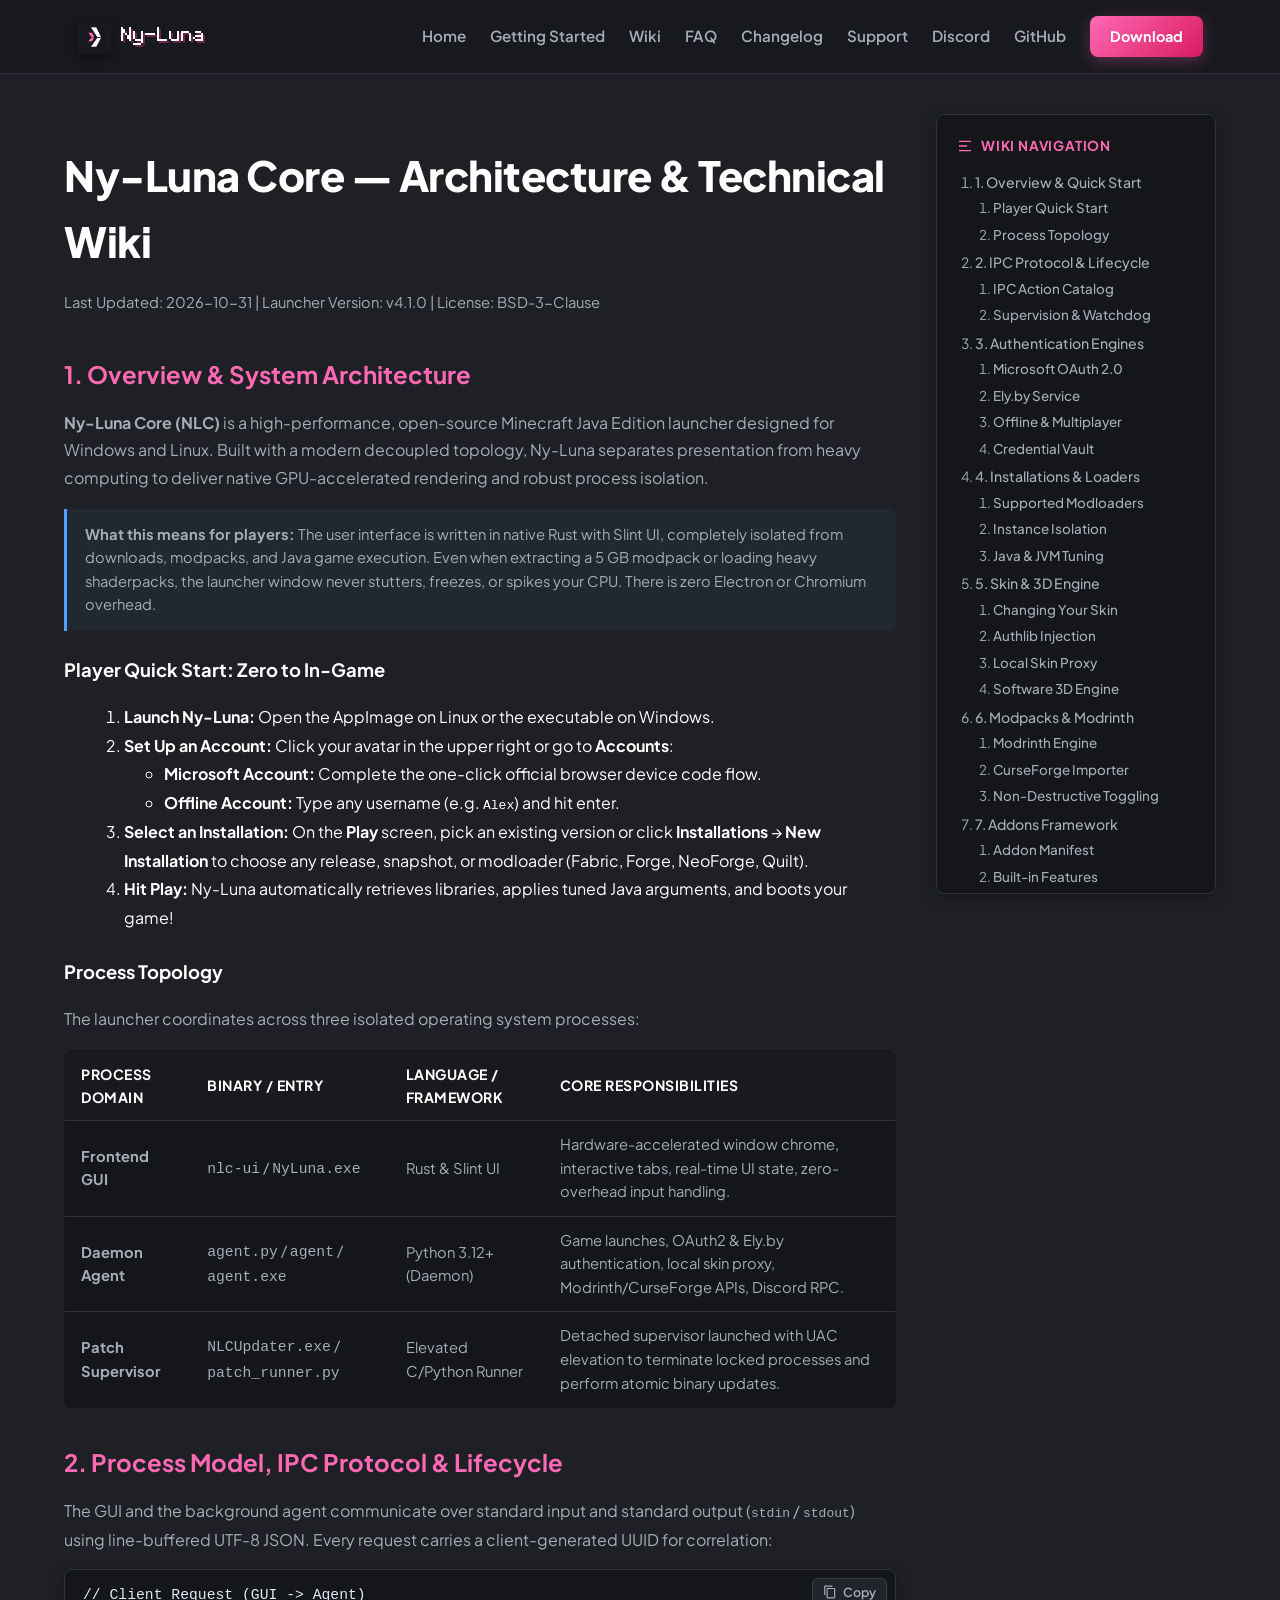
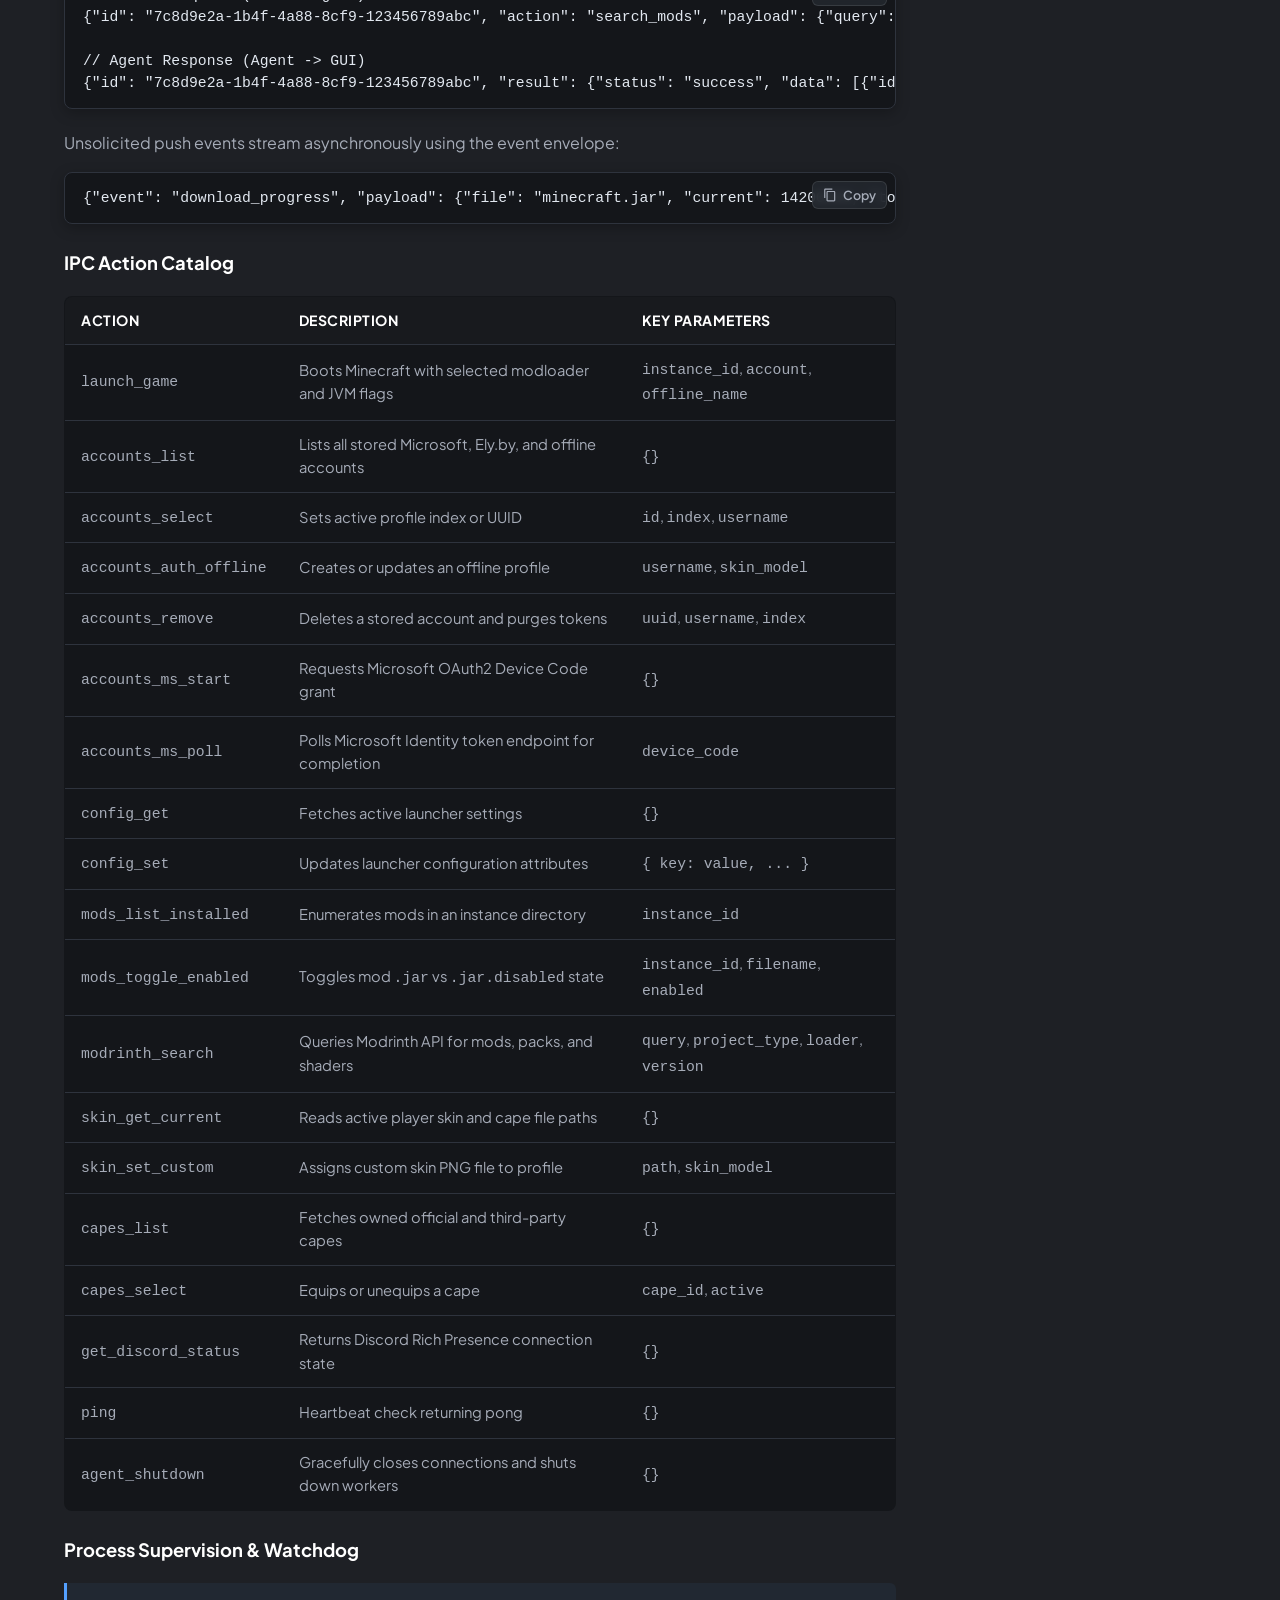
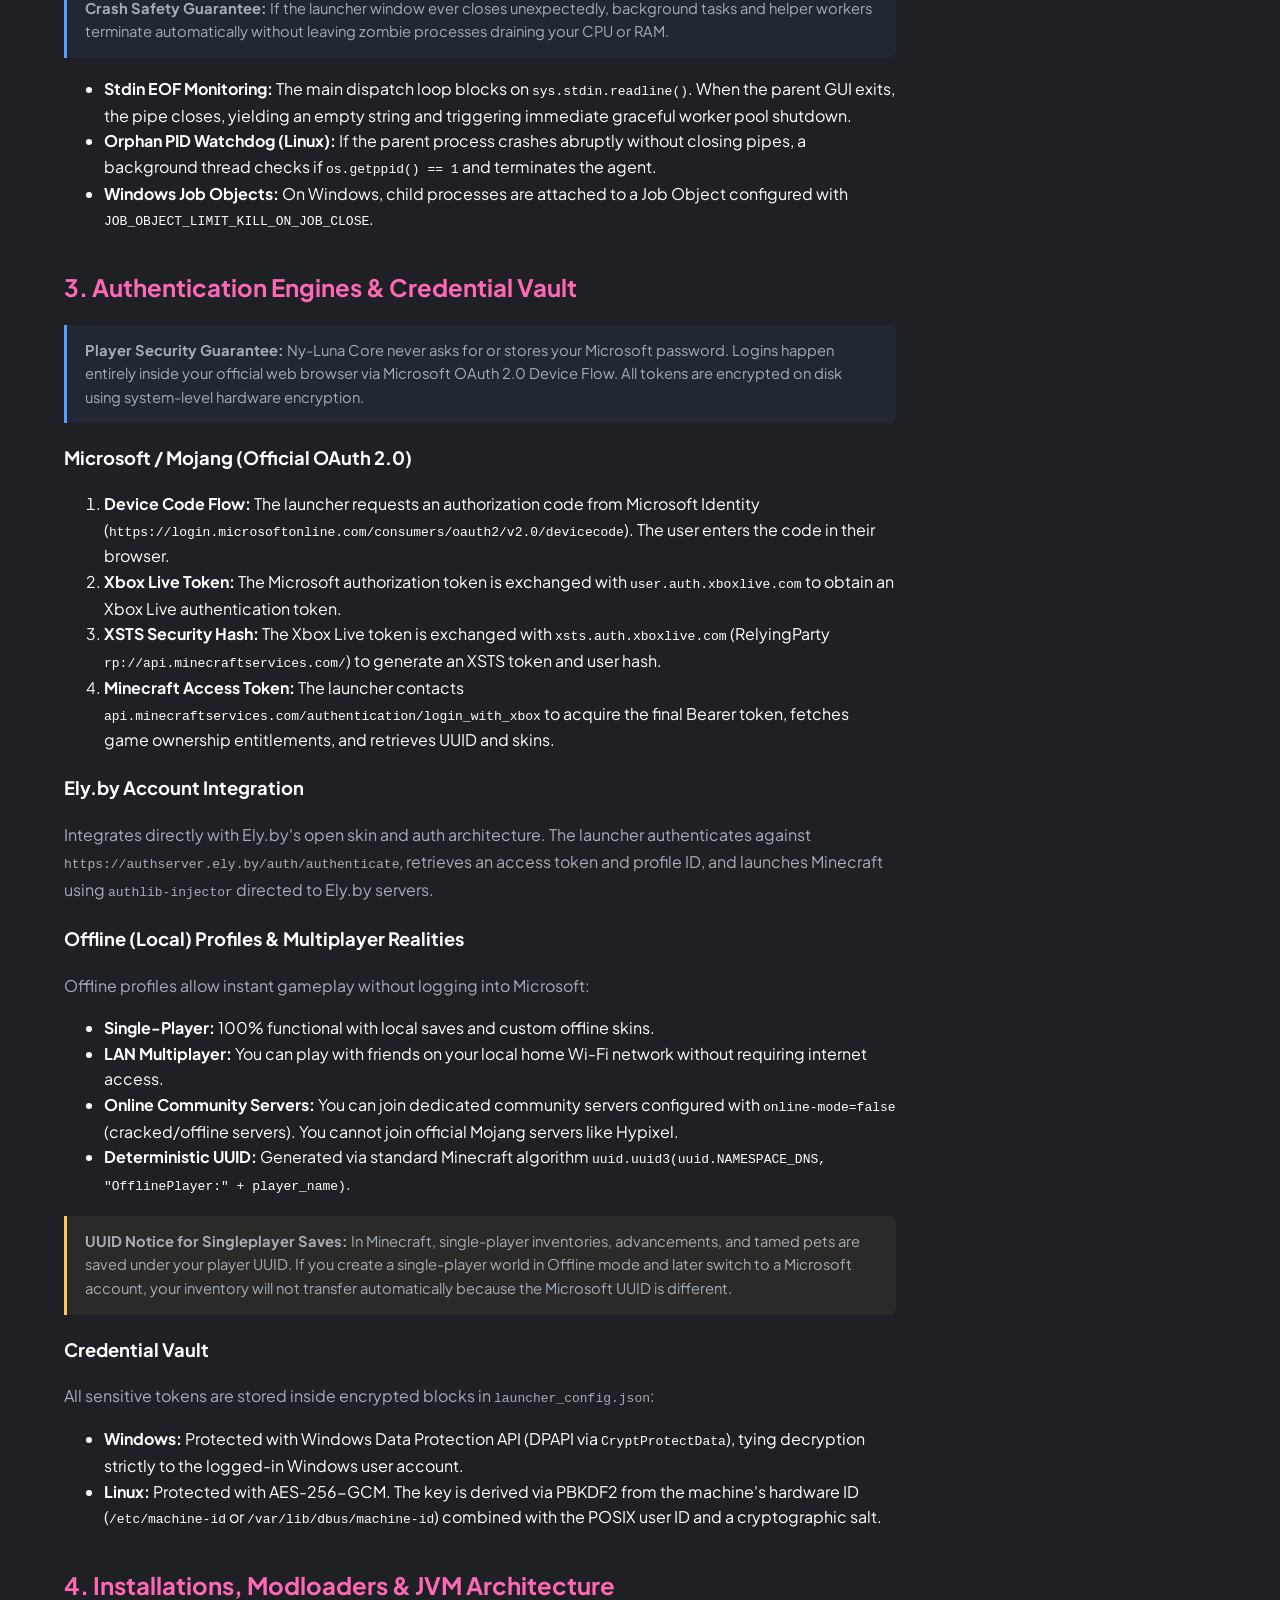
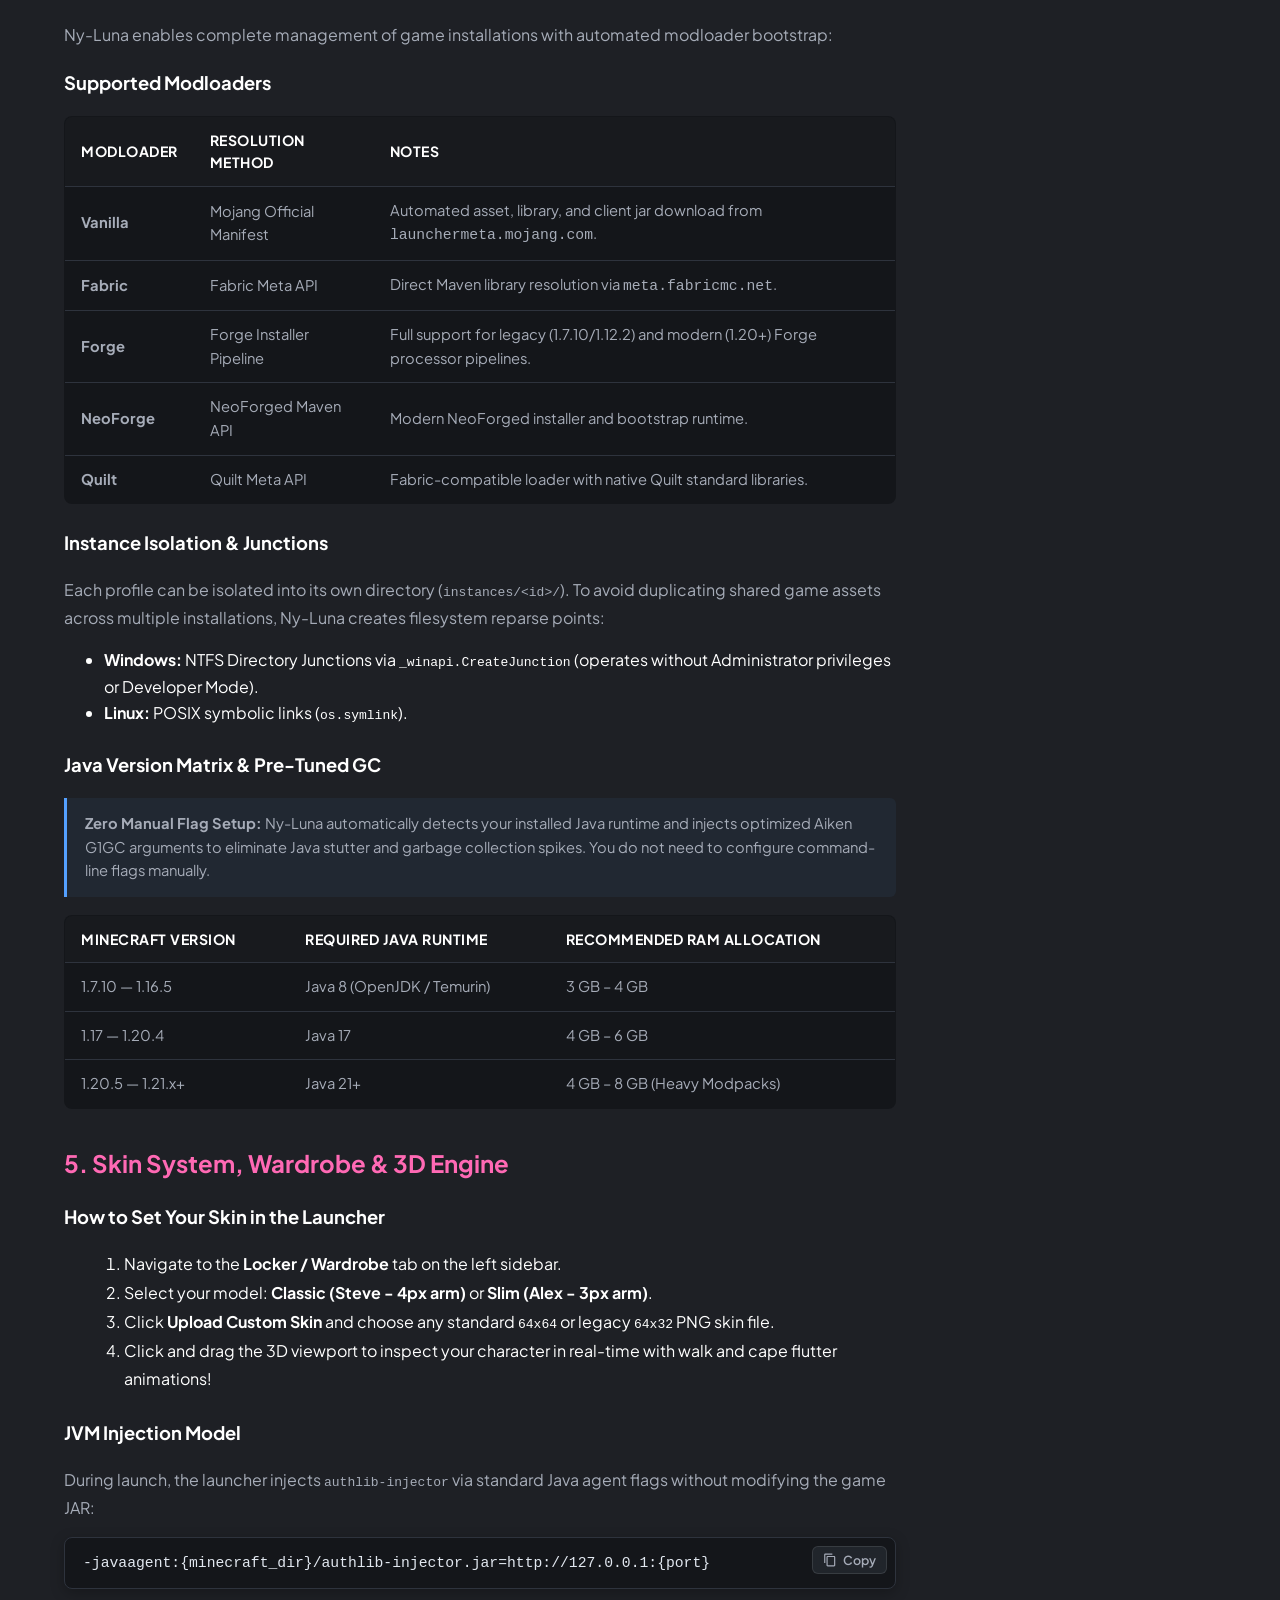
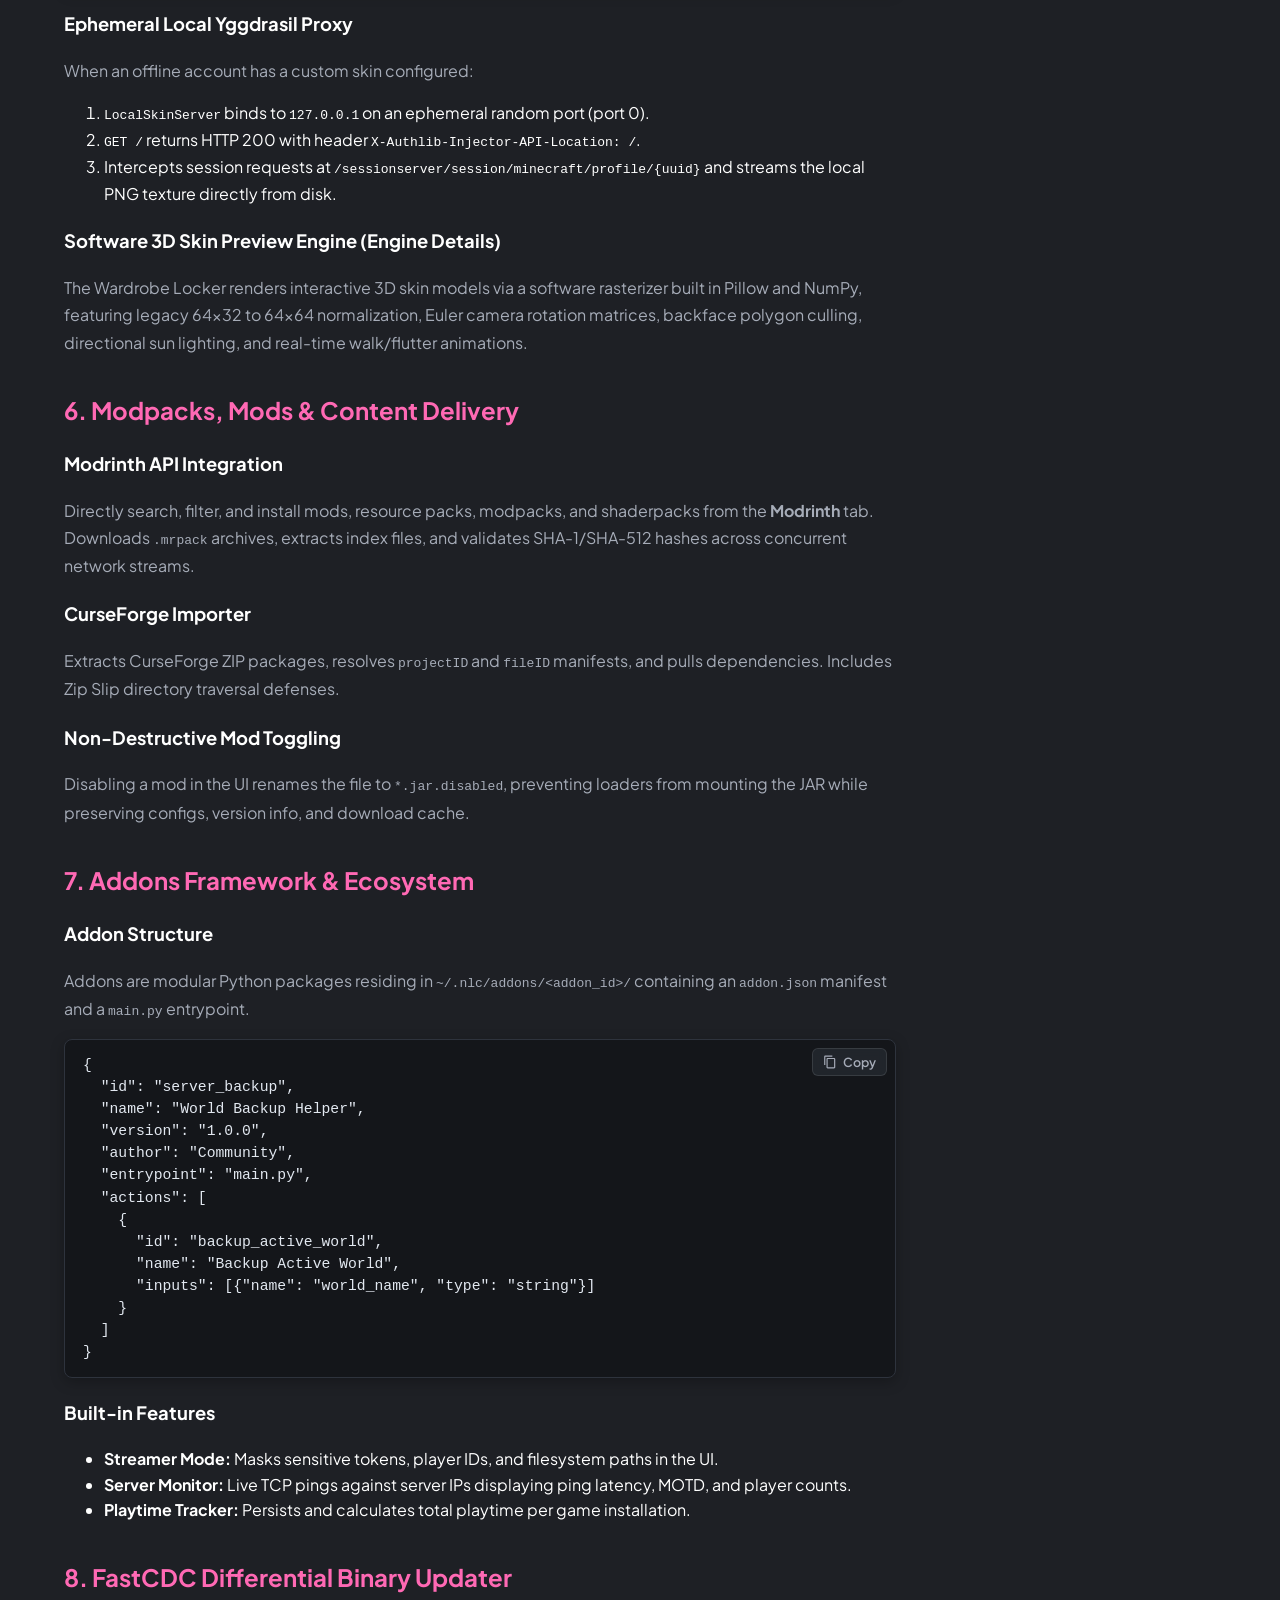
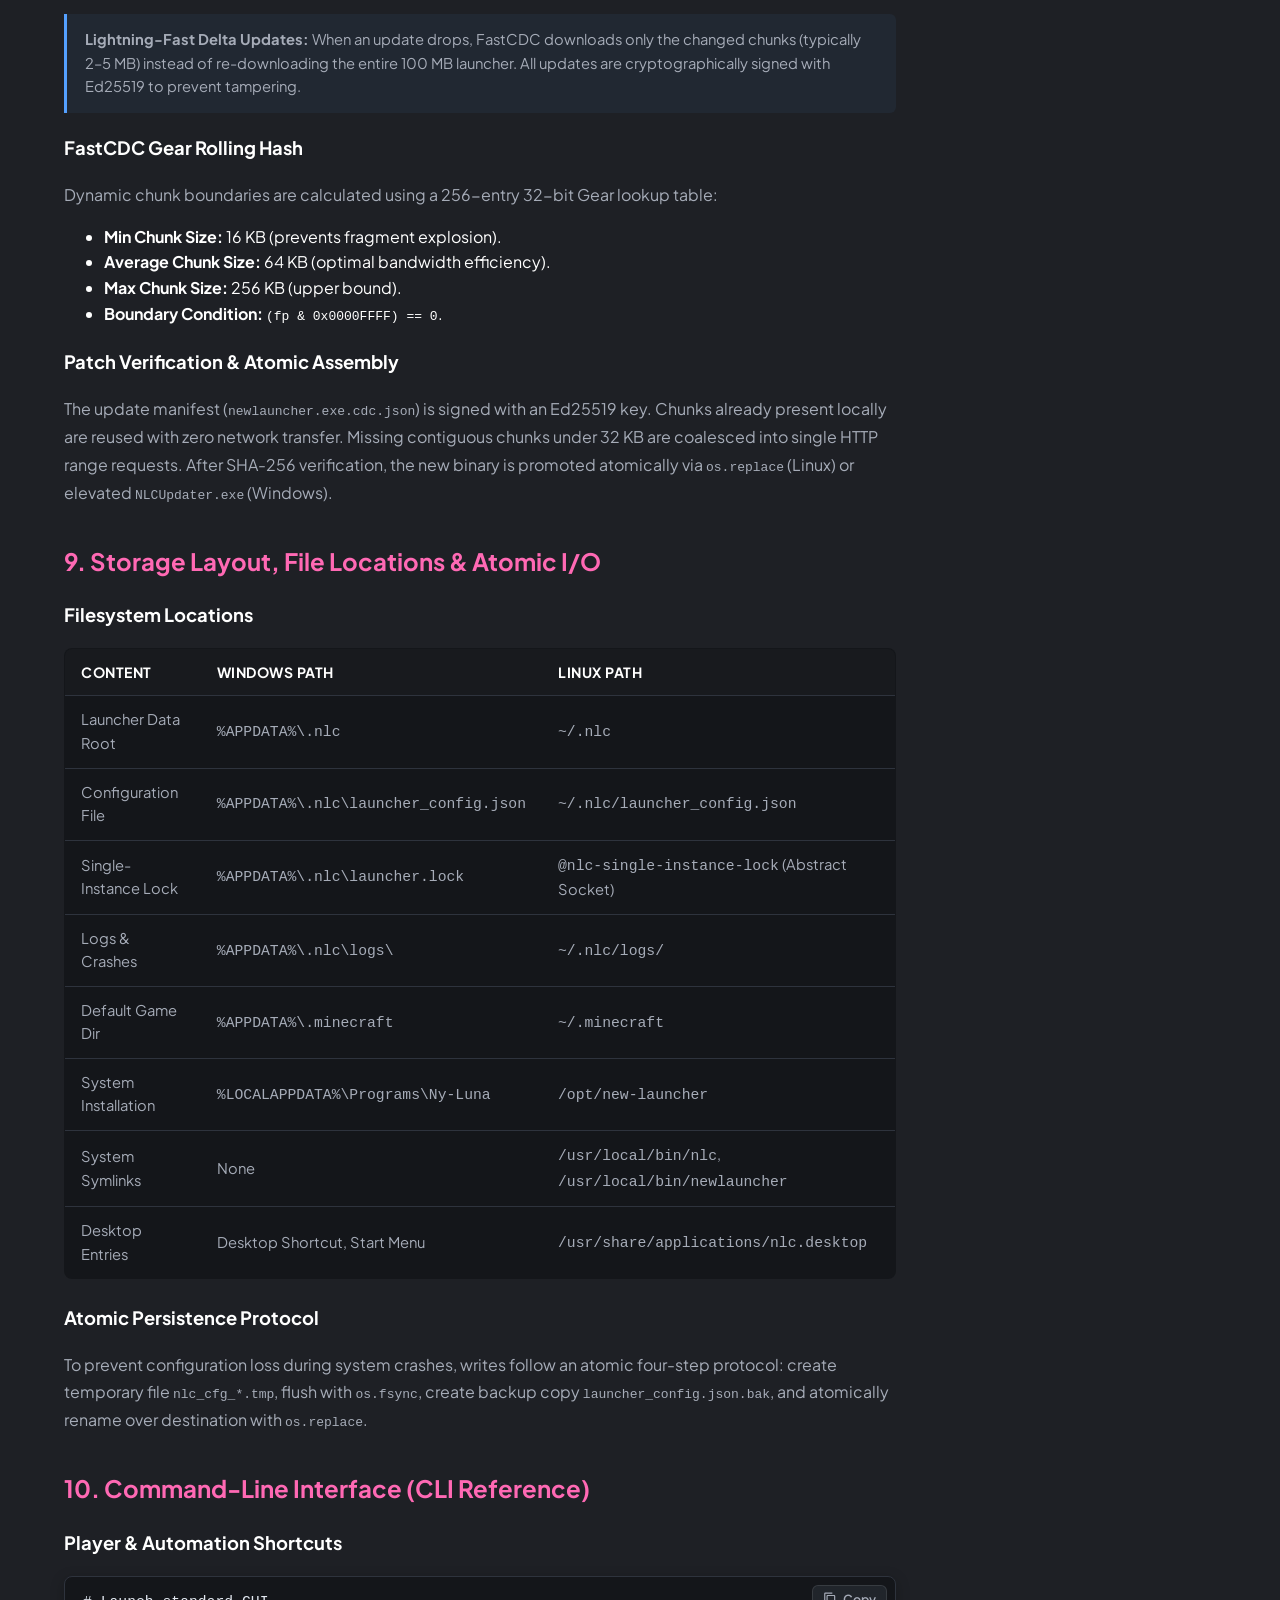
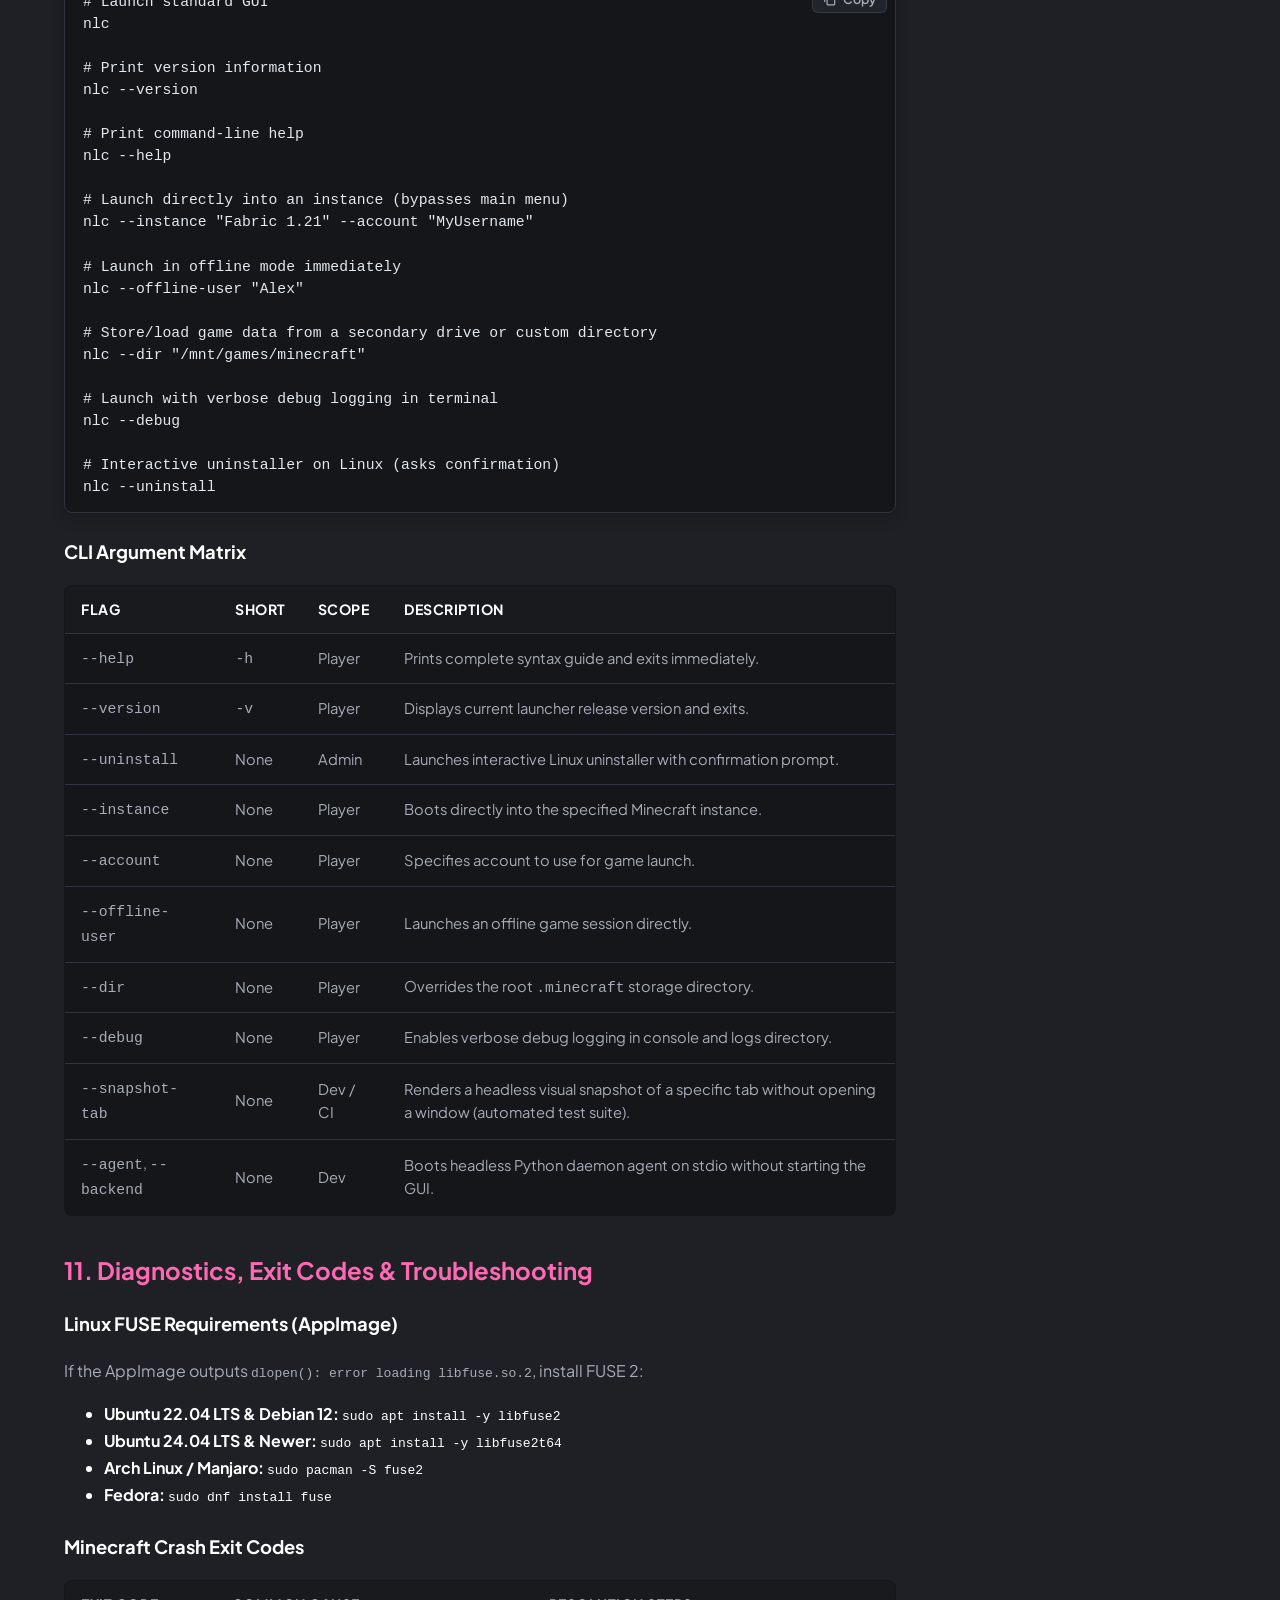
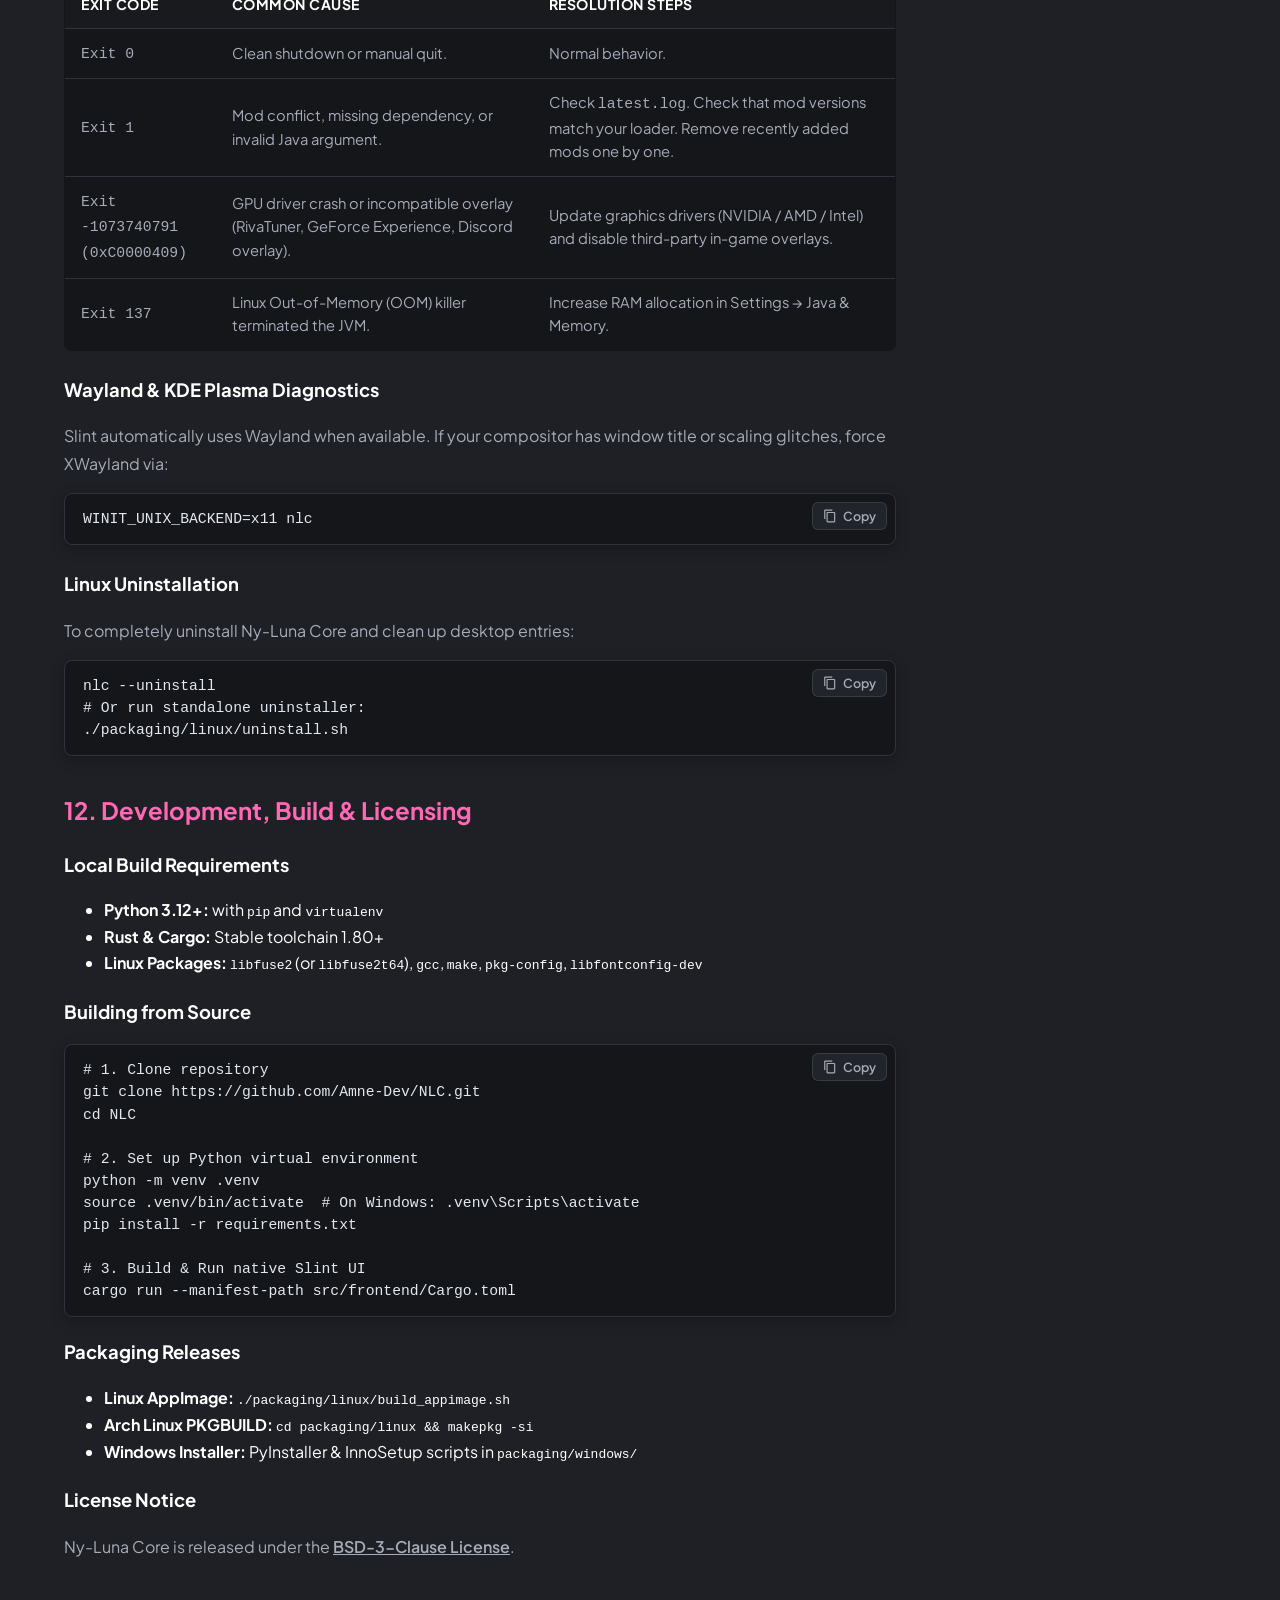
<file: web/wiki.html>
<!doctype html>
<html lang="en">
<head>
  <meta charset="utf-8" />
  <meta name="viewport" content="width=device-width,initial-scale=1" />
  <title>Ny-Luna Core Wiki — Technical Architecture &amp; Minecraft Launcher Guide</title>
  <meta name="description" content="Official technical manual and architecture guide for Ny-Luna Core. Learn about decoupled JSON-RPC IPC, FastCDC chunk deduplication, 3D skin pipeline, and modpack isolation.">
  <meta name="keywords" content="Ny-Luna Wiki, Minecraft Launcher Architecture, Slint Rust UI, FastCDC Minecraft, Decoupled IPC Launcher, Open Source Minecraft">
  <meta name="theme-color" content="#1E2025">
  <meta name="robots" content="index, follow, max-snippet:-1, max-image-preview:large, max-video-preview:-1">
  <link rel="canonical" href="https://web.get-nlc.tech/wiki.html">

  <!-- Open Graph -->
  <meta property="og:type" content="article">
  <meta property="og:site_name" content="Ny-Luna Core">
  <meta property="og:url" content="https://web.get-nlc.tech/wiki.html">
  <meta property="og:title" content="Ny-Luna Core Wiki — Technical Architecture &amp; System Manual">
  <meta property="og:description" content="Comprehensive technical manual on decoupled IPC architecture, FastCDC updates, 3D skin wardrobe, and isolated modpacks.">
  <meta property="og:image" content="https://web.get-nlc.tech/preview.png">

  <!-- Twitter -->
  <meta name="twitter:card" content="summary_large_image">
  <meta name="twitter:url" content="https://web.get-nlc.tech/wiki.html">
  <meta name="twitter:title" content="Ny-Luna Core Wiki — Technical Architecture &amp; System Manual">
  <meta name="twitter:description" content="Comprehensive technical manual on decoupled IPC architecture, FastCDC updates, 3D skin wardrobe, and isolated modpacks.">
  <meta name="twitter:image" content="https://web.get-nlc.tech/preview.png">

  <link rel="icon" type="image/png" href="logo.png">
  <link rel="apple-touch-icon" href="logo.png">
  <link rel="manifest" href="site.webmanifest">
    <script type="application/ld+json">
    {
      "@context": "https://schema.org",
      "@type": "TechArticle",
      "headline": "Ny-Luna Core — Architecture & Technical Wiki",
      "description": "Comprehensive technical manual on Ny-Luna Core's decoupled JSON-RPC architecture, Slint Rust graphical frontend, FastCDC content-defined chunking, and 3D skin pipeline.",
      "image": "https://web.get-nlc.tech/preview.png",
      "author": {
        "@type": "Organization",
        "name": "Amne-Dev",
        "url": "https://github.com/Amne-Dev"
      },
      "publisher": {
        "@type": "Organization",
        "name": "Ny-Luna Core",
        "logo": {
          "@type": "ImageObject",
          "url": "https://web.get-nlc.tech/logo.png"
        }
      },
      "datePublished": "2026-10-28",
      "dateModified": "2026-10-31"
    }
    </script>
  <link rel="stylesheet" href="style.css">
</head>
<body>
        <nav>
        <div class="logo">
            <a href="index.html" style="text-decoration: none; color: inherit; display: flex; align-items: center; gap: 10px;">
                <img src="logo.png" alt="Ny-Luna Logo" class="logo-icon-img">
                <svg class="logo-wordmark-svg" viewBox="0 0 42 10" xmlns="http://www.w3.org/2000/svg" aria-label="Ny-Luna"><g fill="#6b2650"><rect x="1" y="1" width="1" height="1"/><rect x="5" y="1" width="1" height="1"/><rect x="1" y="2" width="1" height="1"/><rect x="2" y="2" width="1" height="1"/><rect x="5" y="2" width="1" height="1"/><rect x="1" y="3" width="1" height="1"/><rect x="2" y="3" width="1" height="1"/><rect x="5" y="3" width="1" height="1"/><rect x="1" y="4" width="1" height="1"/><rect x="3" y="4" width="1" height="1"/><rect x="5" y="4" width="1" height="1"/><rect x="1" y="5" width="1" height="1"/><rect x="4" y="5" width="1" height="1"/><rect x="5" y="5" width="1" height="1"/><rect x="1" y="6" width="1" height="1"/><rect x="4" y="6" width="1" height="1"/><rect x="5" y="6" width="1" height="1"/><rect x="1" y="7" width="1" height="1"/><rect x="5" y="7" width="1" height="1"/><rect x="7" y="3" width="1" height="1"/><rect x="11" y="3" width="1" height="1"/><rect x="7" y="4" width="1" height="1"/><rect x="11" y="4" width="1" height="1"/><rect x="7" y="5" width="1" height="1"/><rect x="11" y="5" width="1" height="1"/><rect x="7" y="6" width="1" height="1"/><rect x="11" y="6" width="1" height="1"/><rect x="8" y="7" width="1" height="1"/><rect x="9" y="7" width="1" height="1"/><rect x="10" y="7" width="1" height="1"/><rect x="11" y="7" width="1" height="1"/><rect x="11" y="8" width="1" height="1"/><rect x="7" y="9" width="1" height="1"/><rect x="8" y="9" width="1" height="1"/><rect x="9" y="9" width="1" height="1"/><rect x="10" y="9" width="1" height="1"/><rect x="13" y="4" width="1" height="1"/><rect x="14" y="4" width="1" height="1"/><rect x="15" y="4" width="1" height="1"/><rect x="16" y="4" width="1" height="1"/><rect x="17" y="4" width="1" height="1"/><rect x="19" y="1" width="1" height="1"/><rect x="19" y="2" width="1" height="1"/><rect x="19" y="3" width="1" height="1"/><rect x="19" y="4" width="1" height="1"/><rect x="19" y="5" width="1" height="1"/><rect x="19" y="6" width="1" height="1"/><rect x="19" y="7" width="1" height="1"/><rect x="20" y="7" width="1" height="1"/><rect x="21" y="7" width="1" height="1"/><rect x="22" y="7" width="1" height="1"/><rect x="23" y="7" width="1" height="1"/><rect x="25" y="3" width="1" height="1"/><rect x="29" y="3" width="1" height="1"/><rect x="25" y="4" width="1" height="1"/><rect x="29" y="4" width="1" height="1"/><rect x="25" y="5" width="1" height="1"/><rect x="29" y="5" width="1" height="1"/><rect x="25" y="6" width="1" height="1"/><rect x="29" y="6" width="1" height="1"/><rect x="26" y="7" width="1" height="1"/><rect x="27" y="7" width="1" height="1"/><rect x="28" y="7" width="1" height="1"/><rect x="29" y="7" width="1" height="1"/><rect x="31" y="3" width="1" height="1"/><rect x="32" y="3" width="1" height="1"/><rect x="33" y="3" width="1" height="1"/><rect x="34" y="3" width="1" height="1"/><rect x="31" y="4" width="1" height="1"/><rect x="35" y="4" width="1" height="1"/><rect x="31" y="5" width="1" height="1"/><rect x="35" y="5" width="1" height="1"/><rect x="31" y="6" width="1" height="1"/><rect x="35" y="6" width="1" height="1"/><rect x="31" y="7" width="1" height="1"/><rect x="35" y="7" width="1" height="1"/><rect x="38" y="3" width="1" height="1"/><rect x="39" y="3" width="1" height="1"/><rect x="40" y="3" width="1" height="1"/><rect x="41" y="4" width="1" height="1"/><rect x="38" y="5" width="1" height="1"/><rect x="39" y="5" width="1" height="1"/><rect x="40" y="5" width="1" height="1"/><rect x="41" y="5" width="1" height="1"/><rect x="37" y="6" width="1" height="1"/><rect x="41" y="6" width="1" height="1"/><rect x="38" y="7" width="1" height="1"/><rect x="39" y="7" width="1" height="1"/><rect x="40" y="7" width="1" height="1"/><rect x="41" y="7" width="1" height="1"/></g><g fill="#ffffff"><rect x="0" y="0" width="1" height="1"/><rect x="4" y="0" width="1" height="1"/><rect x="0" y="1" width="1" height="1"/><rect x="1" y="1" width="1" height="1"/><rect x="4" y="1" width="1" height="1"/><rect x="0" y="2" width="1" height="1"/><rect x="1" y="2" width="1" height="1"/><rect x="4" y="2" width="1" height="1"/><rect x="0" y="3" width="1" height="1"/><rect x="2" y="3" width="1" height="1"/><rect x="4" y="3" width="1" height="1"/><rect x="0" y="4" width="1" height="1"/><rect x="3" y="4" width="1" height="1"/><rect x="4" y="4" width="1" height="1"/><rect x="0" y="5" width="1" height="1"/><rect x="3" y="5" width="1" height="1"/><rect x="4" y="5" width="1" height="1"/><rect x="0" y="6" width="1" height="1"/><rect x="4" y="6" width="1" height="1"/><rect x="6" y="2" width="1" height="1"/><rect x="10" y="2" width="1" height="1"/><rect x="6" y="3" width="1" height="1"/><rect x="10" y="3" width="1" height="1"/><rect x="6" y="4" width="1" height="1"/><rect x="10" y="4" width="1" height="1"/><rect x="6" y="5" width="1" height="1"/><rect x="10" y="5" width="1" height="1"/><rect x="7" y="6" width="1" height="1"/><rect x="8" y="6" width="1" height="1"/><rect x="9" y="6" width="1" height="1"/><rect x="10" y="6" width="1" height="1"/><rect x="10" y="7" width="1" height="1"/><rect x="6" y="8" width="1" height="1"/><rect x="7" y="8" width="1" height="1"/><rect x="8" y="8" width="1" height="1"/><rect x="9" y="8" width="1" height="1"/><rect x="12" y="3" width="1" height="1"/><rect x="13" y="3" width="1" height="1"/><rect x="14" y="3" width="1" height="1"/><rect x="15" y="3" width="1" height="1"/><rect x="16" y="3" width="1" height="1"/><rect x="18" y="0" width="1" height="1"/><rect x="18" y="1" width="1" height="1"/><rect x="18" y="2" width="1" height="1"/><rect x="18" y="3" width="1" height="1"/><rect x="18" y="4" width="1" height="1"/><rect x="18" y="5" width="1" height="1"/><rect x="18" y="6" width="1" height="1"/><rect x="19" y="6" width="1" height="1"/><rect x="20" y="6" width="1" height="1"/><rect x="21" y="6" width="1" height="1"/><rect x="22" y="6" width="1" height="1"/><rect x="24" y="2" width="1" height="1"/><rect x="28" y="2" width="1" height="1"/><rect x="24" y="3" width="1" height="1"/><rect x="28" y="3" width="1" height="1"/><rect x="24" y="4" width="1" height="1"/><rect x="28" y="4" width="1" height="1"/><rect x="24" y="5" width="1" height="1"/><rect x="28" y="5" width="1" height="1"/><rect x="25" y="6" width="1" height="1"/><rect x="26" y="6" width="1" height="1"/><rect x="27" y="6" width="1" height="1"/><rect x="28" y="6" width="1" height="1"/><rect x="30" y="2" width="1" height="1"/><rect x="31" y="2" width="1" height="1"/><rect x="32" y="2" width="1" height="1"/><rect x="33" y="2" width="1" height="1"/><rect x="30" y="3" width="1" height="1"/><rect x="34" y="3" width="1" height="1"/><rect x="30" y="4" width="1" height="1"/><rect x="34" y="4" width="1" height="1"/><rect x="30" y="5" width="1" height="1"/><rect x="34" y="5" width="1" height="1"/><rect x="30" y="6" width="1" height="1"/><rect x="34" y="6" width="1" height="1"/><rect x="37" y="2" width="1" height="1"/><rect x="38" y="2" width="1" height="1"/><rect x="39" y="2" width="1" height="1"/><rect x="40" y="3" width="1" height="1"/><rect x="37" y="4" width="1" height="1"/><rect x="38" y="4" width="1" height="1"/><rect x="39" y="4" width="1" height="1"/><rect x="40" y="4" width="1" height="1"/><rect x="36" y="5" width="1" height="1"/><rect x="40" y="5" width="1" height="1"/><rect x="37" y="6" width="1" height="1"/><rect x="38" y="6" width="1" height="1"/><rect x="39" y="6" width="1" height="1"/><rect x="40" y="6" width="1" height="1"/></g></svg>
            </a>
        </div>
        <div class="nav-actions">
            <a href="index.html#download" class="btn-nav btn-nav-mobile">Download</a>
            <button class="nav-toggle" id="nav-toggle" aria-label="Toggle navigation menu" aria-expanded="false" aria-controls="nav-links">
                <span class="hamburger-bar"></span>
                <span class="hamburger-bar"></span>
                <span class="hamburger-bar"></span>
            </button>
        </div>
        <div class="links" id="nav-links">
            <a href="index.html">Home</a>
            <a href="getting-started.html">Getting Started</a>
            <a href="wiki.html">Wiki</a>
            <a href="faq.html">FAQ</a>
            <a href="changelog.html">Changelog</a>
            <a href="support.html">Support</a>
            <a href="https://discord.gg/2CSGqYz9ms" target="_blank" rel="noopener">Discord</a>
            <a href="https://github.com/Amne-Dev/NLC" target="_blank" rel="noopener">GitHub</a>
            <a href="index.html#download" class="btn-nav btn-nav-desktop">Download</a>
        </div>
    </nav>

    <div class="docs-layout-container">
        <main class="docs-main-content terms-container" style="max-width: none; margin: 0; padding: 0;">
            <h1>Ny-Luna Core — Architecture &amp; Technical Wiki</h1>
            <p class="last-updated">Last Updated: 2026-10-31 | Launcher Version: v4.1.0 | License: BSD-3-Clause</p>

            <!-- 1. Overview & Quick Start -->
            <section id="overview">
                <h2>1. Overview &amp; System Architecture</h2>
                <p><strong>Ny-Luna Core (NLC)</strong> is a high-performance, open-source Minecraft Java Edition launcher designed for Windows and Linux. Built with a modern decoupled topology, Ny-Luna separates presentation from heavy computing to deliver native GPU-accelerated rendering and robust process isolation.</p>

                <div class="callout callout-info">
                    <strong>What this means for players:</strong> The user interface is written in native Rust with Slint UI, completely isolated from downloads, modpacks, and Java game execution. Even when extracting a 5 GB modpack or loading heavy shaderpacks, the launcher window never stutters, freezes, or spikes your CPU. There is zero Electron or Chromium overhead.
                </div>

                <h3 id="quick-start" style="color: #FFFFFF; font-size: 1.15rem; margin-top: 24px;">Player Quick Start: Zero to In-Game</h3>
                <ol style="margin-left: 20px; line-height: 1.8;">
                    <li><strong>Launch Ny-Luna:</strong> Open the AppImage on Linux or the executable on Windows.</li>
                    <li><strong>Set Up an Account:</strong> Click your avatar in the upper right or go to <strong>Accounts</strong>:
                        <ul>
                            <li><strong>Microsoft Account:</strong> Complete the one-click official browser device code flow.</li>
                            <li><strong>Offline Account:</strong> Type any username (e.g. <code>Alex</code>) and hit enter.</li>
                        </ul>
                    </li>
                    <li><strong>Select an Installation:</strong> On the <strong>Play</strong> screen, pick an existing version or click <strong>Installations</strong> &rarr; <strong>New Installation</strong> to choose any release, snapshot, or modloader (Fabric, Forge, NeoForge, Quilt).</li>
                    <li><strong>Hit Play:</strong> Ny-Luna automatically retrieves libraries, applies tuned Java arguments, and boots your game!</li>
                </ol>

                <h3 id="architecture-topology" style="color: #FFFFFF; font-size: 1.15rem; margin-top: 24px;">Process Topology</h3>
                <p>The launcher coordinates across three isolated operating system processes:</p>
                <table>
                    <thead>
                        <tr>
                            <th>Process Domain</th>
                            <th>Binary / Entry</th>
                            <th>Language / Framework</th>
                            <th>Core Responsibilities</th>
                        </tr>
                    </thead>
                    <tbody>
                        <tr>
                            <td><strong>Frontend GUI</strong></td>
                            <td><code>nlc-ui</code> / <code>NyLuna.exe</code></td>
                            <td>Rust &amp; Slint UI</td>
                            <td>Hardware-accelerated window chrome, interactive tabs, real-time UI state, zero-overhead input handling.</td>
                        </tr>
                        <tr>
                            <td><strong>Daemon Agent</strong></td>
                            <td><code>agent.py</code> / <code>agent</code> / <code>agent.exe</code></td>
                            <td>Python 3.12+ (Daemon)</td>
                            <td>Game launches, OAuth2 &amp; Ely.by authentication, local skin proxy, Modrinth/CurseForge APIs, Discord RPC.</td>
                        </tr>
                        <tr>
                            <td><strong>Patch Supervisor</strong></td>
                            <td><code>NLCUpdater.exe</code> / <code>patch_runner.py</code></td>
                            <td>Elevated C/Python Runner</td>
                            <td>Detached supervisor launched with UAC elevation to terminate locked processes and perform atomic binary updates.</td>
                        </tr>
                    </tbody>
                </table>
            </section>

            <!-- 2. IPC & Process Model -->
            <section id="ipc-process-model">
                <h2>2. Process Model, IPC Protocol &amp; Lifecycle</h2>
                <p>The GUI and the background agent communicate over standard input and standard output (<code>stdin</code> / <code>stdout</code>) using line-buffered UTF-8 JSON. Every request carries a client-generated UUID for correlation:</p>
                <pre><code>// Client Request (GUI -> Agent)
{"id": "7c8d9e2a-1b4f-4a88-8cf9-123456789abc", "action": "search_mods", "payload": {"query": "sodium", "loader": "fabric", "version": "1.21.1"}}

// Agent Response (Agent -> GUI)
{"id": "7c8d9e2a-1b4f-4a88-8cf9-123456789abc", "result": {"status": "success", "data": [{"id": "AANobbMI", "title": "Sodium"}]}, "error": null}</code></pre>
                <p>Unsolicited push events stream asynchronously using the event envelope:</p>
                <pre><code>{"event": "download_progress", "payload": {"file": "minecraft.jar", "current": 14200000, "total": 28400000, "percent": 50.0}}</code></pre>

                <h3 id="ipc-actions-table" style="color: #FFFFFF; font-size: 1.15rem; margin-top: 24px;">IPC Action Catalog</h3>
                <table>
                    <thead>
                        <tr>
                            <th>Action</th>
                            <th>Description</th>
                            <th>Key Parameters</th>
                        </tr>
                    </thead>
                    <tbody>
                        <tr><td><code>launch_game</code></td><td>Boots Minecraft with selected modloader and JVM flags</td><td><code>instance_id</code>, <code>account</code>, <code>offline_name</code></td></tr>
                        <tr><td><code>accounts_list</code></td><td>Lists all stored Microsoft, Ely.by, and offline accounts</td><td><code>{}</code></td></tr>
                        <tr><td><code>accounts_select</code></td><td>Sets active profile index or UUID</td><td><code>id</code>, <code>index</code>, <code>username</code></td></tr>
                        <tr><td><code>accounts_auth_offline</code></td><td>Creates or updates an offline profile</td><td><code>username</code>, <code>skin_model</code></td></tr>
                        <tr><td><code>accounts_remove</code></td><td>Deletes a stored account and purges tokens</td><td><code>uuid</code>, <code>username</code>, <code>index</code></td></tr>
                        <tr><td><code>accounts_ms_start</code></td><td>Requests Microsoft OAuth2 Device Code grant</td><td><code>{}</code></td></tr>
                        <tr><td><code>accounts_ms_poll</code></td><td>Polls Microsoft Identity token endpoint for completion</td><td><code>device_code</code></td></tr>
                        <tr><td><code>config_get</code></td><td>Fetches active launcher settings</td><td><code>{}</code></td></tr>
                        <tr><td><code>config_set</code></td><td>Updates launcher configuration attributes</td><td><code>{ key: value, ... }</code></td></tr>
                        <tr><td><code>mods_list_installed</code></td><td>Enumerates mods in an instance directory</td><td><code>instance_id</code></td></tr>
                        <tr><td><code>mods_toggle_enabled</code></td><td>Toggles mod <code>.jar</code> vs <code>.jar.disabled</code> state</td><td><code>instance_id</code>, <code>filename</code>, <code>enabled</code></td></tr>
                        <tr><td><code>modrinth_search</code></td><td>Queries Modrinth API for mods, packs, and shaders</td><td><code>query</code>, <code>project_type</code>, <code>loader</code>, <code>version</code></td></tr>
                        <tr><td><code>skin_get_current</code></td><td>Reads active player skin and cape file paths</td><td><code>{}</code></td></tr>
                        <tr><td><code>skin_set_custom</code></td><td>Assigns custom skin PNG file to profile</td><td><code>path</code>, <code>skin_model</code></td></tr>
                        <tr><td><code>capes_list</code></td><td>Fetches owned official and third-party capes</td><td><code>{}</code></td></tr>
                        <tr><td><code>capes_select</code></td><td>Equips or unequips a cape</td><td><code>cape_id</code>, <code>active</code></td></tr>
                        <tr><td><code>get_discord_status</code></td><td>Returns Discord Rich Presence connection state</td><td><code>{}</code></td></tr>
                        <tr><td><code>ping</code></td><td>Heartbeat check returning pong</td><td><code>{}</code></td></tr>
                        <tr><td><code>agent_shutdown</code></td><td>Gracefully closes connections and shuts down workers</td><td><code>{}</code></td></tr>
                    </tbody>
                </table>

                <h3 id="lifecycle-supervision" style="color: #FFFFFF; font-size: 1.15rem; margin-top: 24px;">Process Supervision &amp; Watchdog</h3>
                <div class="callout callout-info">
                    <strong>Crash Safety Guarantee:</strong> If the launcher window ever closes unexpectedly, background tasks and helper workers terminate automatically without leaving zombie processes draining your CPU or RAM.
                </div>
                <ul>
                    <li><strong>Stdin EOF Monitoring:</strong> The main dispatch loop blocks on <code>sys.stdin.readline()</code>. When the parent GUI exits, the pipe closes, yielding an empty string and triggering immediate graceful worker pool shutdown.</li>
                    <li><strong>Orphan PID Watchdog (Linux):</strong> If the parent process crashes abruptly without closing pipes, a background thread checks if <code>os.getppid() == 1</code> and terminates the agent.</li>
                    <li><strong>Windows Job Objects:</strong> On Windows, child processes are attached to a Job Object configured with <code>JOB_OBJECT_LIMIT_KILL_ON_JOB_CLOSE</code>.</li>
                </ul>
            </section>

            <!-- 3. Authentication & Vault -->
            <section id="account-management">
                <h2>3. Authentication Engines &amp; Credential Vault</h2>
                <div class="callout callout-info">
                    <strong>Player Security Guarantee:</strong> Ny-Luna Core never asks for or stores your Microsoft password. Logins happen entirely inside your official web browser via Microsoft OAuth 2.0 Device Flow. All tokens are encrypted on disk using system-level hardware encryption.
                </div>

                <h3 id="auth-microsoft" style="color: #FFFFFF; font-size: 1.15rem; margin-top: 20px;">Microsoft / Mojang (Official OAuth 2.0)</h3>
                <ol>
                    <li><strong>Device Code Flow:</strong> The launcher requests an authorization code from Microsoft Identity (<code>https://login.microsoftonline.com/consumers/oauth2/v2.0/devicecode</code>). The user enters the code in their browser.</li>
                    <li><strong>Xbox Live Token:</strong> The Microsoft authorization token is exchanged with <code>user.auth.xboxlive.com</code> to obtain an Xbox Live authentication token.</li>
                    <li><strong>XSTS Security Hash:</strong> The Xbox Live token is exchanged with <code>xsts.auth.xboxlive.com</code> (RelyingParty <code>rp://api.minecraftservices.com/</code>) to generate an XSTS token and user hash.</li>
                    <li><strong>Minecraft Access Token:</strong> The launcher contacts <code>api.minecraftservices.com/authentication/login_with_xbox</code> to acquire the final Bearer token, fetches game ownership entitlements, and retrieves UUID and skins.</li>
                </ol>

                <h3 id="auth-elyby" style="color: #FFFFFF; font-size: 1.15rem; margin-top: 20px;">Ely.by Account Integration</h3>
                <p>Integrates directly with Ely.by's open skin and auth architecture. The launcher authenticates against <code>https://authserver.ely.by/auth/authenticate</code>, retrieves an access token and profile ID, and launches Minecraft using <code>authlib-injector</code> directed to Ely.by servers.</p>

                <h3 id="auth-offline" style="color: #FFFFFF; font-size: 1.15rem; margin-top: 20px;">Offline (Local) Profiles &amp; Multiplayer Realities</h3>
                <p>Offline profiles allow instant gameplay without logging into Microsoft:</p>
                <ul>
                    <li><strong>Single-Player:</strong> 100% functional with local saves and custom offline skins.</li>
                    <li><strong>LAN Multiplayer:</strong> You can play with friends on your local home Wi-Fi network without requiring internet access.</li>
                    <li><strong>Online Community Servers:</strong> You can join dedicated community servers configured with <code>online-mode=false</code> (cracked/offline servers). You cannot join official Mojang servers like Hypixel.</li>
                    <li><strong>Deterministic UUID:</strong> Generated via standard Minecraft algorithm <code>uuid.uuid3(uuid.NAMESPACE_DNS, "OfflinePlayer:" + player_name)</code>.</li>
                </ul>

                <div class="callout callout-warning">
                    <strong>UUID Notice for Singleplayer Saves:</strong> In Minecraft, single-player inventories, advancements, and tamed pets are saved under your player UUID. If you create a single-player world in Offline mode and later switch to a Microsoft account, your inventory will not transfer automatically because the Microsoft UUID is different.
                </div>

                <h3 id="credential-vault" style="color: #FFFFFF; font-size: 1.15rem; margin-top: 20px;">Credential Vault</h3>
                <p>All sensitive tokens are stored inside encrypted blocks in <code>launcher_config.json</code>:</p>
                <ul>
                    <li><strong>Windows:</strong> Protected with Windows Data Protection API (DPAPI via <code>CryptProtectData</code>), tying decryption strictly to the logged-in Windows user account.</li>
                    <li><strong>Linux:</strong> Protected with AES-256-GCM. The key is derived via PBKDF2 from the machine's hardware ID (<code>/etc/machine-id</code> or <code>/var/lib/dbus/machine-id</code>) combined with the POSIX user ID and a cryptographic salt.</li>
                </ul>
            </section>

            <!-- 4. Installations & Modloaders -->
            <section id="installations-modloaders">
                <h2>4. Installations, Modloaders &amp; JVM Architecture</h2>
                <p>Ny-Luna enables complete management of game installations with automated modloader bootstrap:</p>

                <h3 id="modloader-matrix" style="color: #FFFFFF; font-size: 1.15rem; margin-top: 20px;">Supported Modloaders</h3>
                <table>
                    <thead>
                        <tr>
                            <th>Modloader</th>
                            <th>Resolution Method</th>
                            <th>Notes</th>
                        </tr>
                    </thead>
                    <tbody>
                        <tr><td><strong>Vanilla</strong></td><td>Mojang Official Manifest</td><td>Automated asset, library, and client jar download from <code>launchermeta.mojang.com</code>.</td></tr>
                        <tr><td><strong>Fabric</strong></td><td>Fabric Meta API</td><td>Direct Maven library resolution via <code>meta.fabricmc.net</code>.</td></tr>
                        <tr><td><strong>Forge</strong></td><td>Forge Installer Pipeline</td><td>Full support for legacy (1.7.10/1.12.2) and modern (1.20+) Forge processor pipelines.</td></tr>
                        <tr><td><strong>NeoForge</strong></td><td>NeoForged Maven API</td><td>Modern NeoForged installer and bootstrap runtime.</td></tr>
                        <tr><td><strong>Quilt</strong></td><td>Quilt Meta API</td><td>Fabric-compatible loader with native Quilt standard libraries.</td></tr>
                    </tbody>
                </table>

                <h3 id="instance-isolation" style="color: #FFFFFF; font-size: 1.15rem; margin-top: 24px;">Instance Isolation &amp; Junctions</h3>
                <p>Each profile can be isolated into its own directory (<code>instances/&lt;id&gt;/</code>). To avoid duplicating shared game assets across multiple installations, Ny-Luna creates filesystem reparse points:</p>
                <ul>
                    <li><strong>Windows:</strong> NTFS Directory Junctions via <code>_winapi.CreateJunction</code> (operates without Administrator privileges or Developer Mode).</li>
                    <li><strong>Linux:</strong> POSIX symbolic links (<code>os.symlink</code>).</li>
                </ul>

                <h3 id="java-runtime" style="color: #FFFFFF; font-size: 1.15rem; margin-top: 24px;">Java Version Matrix &amp; Pre-Tuned GC</h3>
                <div class="callout callout-info">
                    <strong>Zero Manual Flag Setup:</strong> Ny-Luna automatically detects your installed Java runtime and injects optimized Aiken G1GC arguments to eliminate Java stutter and garbage collection spikes. You do not need to configure command-line flags manually.
                </div>
                <table>
                    <thead>
                        <tr>
                            <th>Minecraft Version</th>
                            <th>Required Java Runtime</th>
                            <th>Recommended RAM Allocation</th>
                        </tr>
                    </thead>
                    <tbody>
                        <tr><td>1.7.10 — 1.16.5</td><td>Java 8 (OpenJDK / Temurin)</td><td>3 GB – 4 GB</td></tr>
                        <tr><td>1.17 — 1.20.4</td><td>Java 17</td><td>4 GB – 6 GB</td></tr>
                        <tr><td>1.20.5 — 1.21.x+</td><td>Java 21+</td><td>4 GB – 8 GB (Heavy Modpacks)</td></tr>
                    </tbody>
                </table>
            </section>

            <!-- 5. Skin & 3D Engine -->
            <section id="skin-system">
                <h2>5. Skin System, Wardrobe &amp; 3D Engine</h2>
                <h3 id="how-to-set-skin" style="color: #FFFFFF; font-size: 1.15rem; margin-top: 20px;">How to Set Your Skin in the Launcher</h3>
                <ol style="margin-left: 20px; line-height: 1.8;">
                    <li>Navigate to the <strong>Locker / Wardrobe</strong> tab on the left sidebar.</li>
                    <li>Select your model: <strong>Classic (Steve - 4px arm)</strong> or <strong>Slim (Alex - 3px arm)</strong>.</li>
                    <li>Click <strong>Upload Custom Skin</strong> and choose any standard <code>64x64</code> or legacy <code>64x32</code> PNG skin file.</li>
                    <li>Click and drag the 3D viewport to inspect your character in real-time with walk and cape flutter animations!</li>
                </ol>

                <h3 id="skin-injection-model" style="color: #FFFFFF; font-size: 1.15rem; margin-top: 24px;">JVM Injection Model</h3>
                <p>During launch, the launcher injects <code>authlib-injector</code> via standard Java agent flags without modifying the game JAR:</p>
                <pre><code>-javaagent:{minecraft_dir}/authlib-injector.jar=http://127.0.0.1:{port}</code></pre>

                <h3 id="skin-server-protocol" style="color: #FFFFFF; font-size: 1.15rem; margin-top: 20px;">Ephemeral Local Yggdrasil Proxy</h3>
                <p>When an offline account has a custom skin configured:</p>
                <ol>
                    <li><code>LocalSkinServer</code> binds to <code>127.0.0.1</code> on an ephemeral random port (port 0).</li>
                    <li><code>GET /</code> returns HTTP 200 with header <code>X-Authlib-Injector-API-Location: /</code>.</li>
                    <li>Intercepts session requests at <code>/sessionserver/session/minecraft/profile/{uuid}</code> and streams the local PNG texture directly from disk.</li>
                </ol>

                <h3 id="skin-3d-renderer" style="color: #FFFFFF; font-size: 1.15rem; margin-top: 20px;">Software 3D Skin Preview Engine (Engine Details)</h3>
                <p>The Wardrobe Locker renders interactive 3D skin models via a software rasterizer built in Pillow and NumPy, featuring legacy 64x32 to 64x64 normalization, Euler camera rotation matrices, backface polygon culling, directional sun lighting, and real-time walk/flutter animations.</p>
            </section>

            <!-- 6. Modpacks & Modrinth -->
            <section id="modpacks-management">
                <h2>6. Modpacks, Mods &amp; Content Delivery</h2>
                <h3 id="modrinth-engine" style="color: #FFFFFF; font-size: 1.15rem; margin-top: 20px;">Modrinth API Integration</h3>
                <p>Directly search, filter, and install mods, resource packs, modpacks, and shaderpacks from the <strong>Modrinth</strong> tab. Downloads <code>.mrpack</code> archives, extracts index files, and validates SHA-1/SHA-512 hashes across concurrent network streams.</p>

                <h3 id="curseforge-import" style="color: #FFFFFF; font-size: 1.15rem; margin-top: 20px;">CurseForge Importer</h3>
                <p>Extracts CurseForge ZIP packages, resolves <code>projectID</code> and <code>fileID</code> manifests, and pulls dependencies. Includes Zip Slip directory traversal defenses.</p>

                <h3 id="mod-toggle" style="color: #FFFFFF; font-size: 1.15rem; margin-top: 20px;">Non-Destructive Mod Toggling</h3>
                <p>Disabling a mod in the UI renames the file to <code>*.jar.disabled</code>, preventing loaders from mounting the JAR while preserving configs, version info, and download cache.</p>
            </section>

            <!-- 7. Addons Framework -->
            <section id="addons-ecosystem">
                <h2>7. Addons Framework &amp; Ecosystem</h2>
                <h3 id="addon-structure" style="color: #FFFFFF; font-size: 1.15rem; margin-top: 20px;">Addon Structure</h3>
                <p>Addons are modular Python packages residing in <code>~/.nlc/addons/&lt;addon_id&gt;/</code> containing an <code>addon.json</code> manifest and a <code>main.py</code> entrypoint.</p>
                <pre><code>{
  "id": "server_backup",
  "name": "World Backup Helper",
  "version": "1.0.0",
  "author": "Community",
  "entrypoint": "main.py",
  "actions": [
    {
      "id": "backup_active_world",
      "name": "Backup Active World",
      "inputs": [{"name": "world_name", "type": "string"}]
    }
  ]
}</code></pre>

                <h3 id="builtin-addons" style="color: #FFFFFF; font-size: 1.15rem; margin-top: 20px;">Built-in Features</h3>
                <ul>
                    <li><strong>Streamer Mode:</strong> Masks sensitive tokens, player IDs, and filesystem paths in the UI.</li>
                    <li><strong>Server Monitor:</strong> Live TCP pings against server IPs displaying ping latency, MOTD, and player counts.</li>
                    <li><strong>Playtime Tracker:</strong> Persists and calculates total playtime per game installation.</li>
                </ul>
            </section>

            <!-- 8. FastCDC Differential Updater -->
            <section id="differential-updater">
                <h2>8. FastCDC Differential Binary Updater</h2>
                <div class="callout callout-info">
                    <strong>Lightning-Fast Delta Updates:</strong> When an update drops, FastCDC downloads only the changed chunks (typically 2–5 MB) instead of re-downloading the entire 100 MB launcher. All updates are cryptographically signed with Ed25519 to prevent tampering.
                </div>

                <h3 id="fastcdc-algorithm" style="color: #FFFFFF; font-size: 1.15rem; margin-top: 20px;">FastCDC Gear Rolling Hash</h3>
                <p>Dynamic chunk boundaries are calculated using a 256-entry 32-bit Gear lookup table:</p>
                <ul>
                    <li><strong>Min Chunk Size:</strong> 16 KB (prevents fragment explosion).</li>
                    <li><strong>Average Chunk Size:</strong> 64 KB (optimal bandwidth efficiency).</li>
                    <li><strong>Max Chunk Size:</strong> 256 KB (upper bound).</li>
                    <li><strong>Boundary Condition:</strong> <code>(fp &amp; 0x0000FFFF) == 0</code>.</li>
                </ul>

                <h3 id="patch-pipeline" style="color: #FFFFFF; font-size: 1.15rem; margin-top: 20px;">Patch Verification &amp; Atomic Assembly</h3>
                <p>The update manifest (<code>newlauncher.exe.cdc.json</code>) is signed with an Ed25519 key. Chunks already present locally are reused with zero network transfer. Missing contiguous chunks under 32 KB are coalesced into single HTTP range requests. After SHA-256 verification, the new binary is promoted atomically via <code>os.replace</code> (Linux) or elevated <code>NLCUpdater.exe</code> (Windows).</p>
            </section>

            <!-- 9. Storage & File Layout -->
            <section id="file-layout-storage">
                <h2>9. Storage Layout, File Locations &amp; Atomic I/O</h2>
                <h3 id="directory-locations" style="color: #FFFFFF; font-size: 1.15rem; margin-top: 20px;">Filesystem Locations</h3>
                <table>
                    <thead>
                        <tr>
                            <th>Content</th>
                            <th>Windows Path</th>
                            <th>Linux Path</th>
                        </tr>
                    </thead>
                    <tbody>
                        <tr><td>Launcher Data Root</td><td><code>%APPDATA%\.nlc</code></td><td><code>~/.nlc</code></td></tr>
                        <tr><td>Configuration File</td><td><code>%APPDATA%\.nlc\launcher_config.json</code></td><td><code>~/.nlc/launcher_config.json</code></td></tr>
                        <tr><td>Single-Instance Lock</td><td><code>%APPDATA%\.nlc\launcher.lock</code></td><td><code>@nlc-single-instance-lock</code> (Abstract Socket)</td></tr>
                        <tr><td>Logs &amp; Crashes</td><td><code>%APPDATA%\.nlc\logs\</code></td><td><code>~/.nlc/logs/</code></td></tr>
                        <tr><td>Default Game Dir</td><td><code>%APPDATA%\.minecraft</code></td><td><code>~/.minecraft</code></td></tr>
                        <tr><td>System Installation</td><td><code>%LOCALAPPDATA%\Programs\Ny-Luna</code></td><td><code>/opt/new-launcher</code></td></tr>
                        <tr><td>System Symlinks</td><td>None</td><td><code>/usr/local/bin/nlc</code>, <code>/usr/local/bin/newlauncher</code></td></tr>
                        <tr><td>Desktop Entries</td><td>Desktop Shortcut, Start Menu</td><td><code>/usr/share/applications/nlc.desktop</code></td></tr>
                    </tbody>
                </table>

                <h3 id="atomic-persistence" style="color: #FFFFFF; font-size: 1.15rem; margin-top: 20px;">Atomic Persistence Protocol</h3>
                <p>To prevent configuration loss during system crashes, writes follow an atomic four-step protocol: create temporary file <code>nlc_cfg_*.tmp</code>, flush with <code>os.fsync</code>, create backup copy <code>launcher_config.json.bak</code>, and atomically rename over destination with <code>os.replace</code>.</p>
            </section>

            <!-- 10. CLI Reference -->
            <section id="cli-reference">
                <h2>10. Command-Line Interface (CLI Reference)</h2>
                <h3 id="player-cli-commands" style="color: #FFFFFF; font-size: 1.15rem; margin-top: 20px;">Player &amp; Automation Shortcuts</h3>
                <pre><code># Launch standard GUI
nlc

# Print version information
nlc --version

# Print command-line help
nlc --help

# Launch directly into an instance (bypasses main menu)
nlc --instance "Fabric 1.21" --account "MyUsername"

# Launch in offline mode immediately
nlc --offline-user "Alex"

# Store/load game data from a secondary drive or custom directory
nlc --dir "/mnt/games/minecraft"

# Launch with verbose debug logging in terminal
nlc --debug

# Interactive uninstaller on Linux (asks confirmation)
nlc --uninstall</code></pre>

                <h3 id="cli-options-table" style="color: #FFFFFF; font-size: 1.15rem; margin-top: 24px;">CLI Argument Matrix</h3>
                <table>
                    <thead>
                        <tr>
                            <th>Flag</th>
                            <th>Short</th>
                            <th>Scope</th>
                            <th>Description</th>
                        </tr>
                    </thead>
                    <tbody>
                        <tr><td><code>--help</code></td><td><code>-h</code></td><td>Player</td><td>Prints complete syntax guide and exits immediately.</td></tr>
                        <tr><td><code>--version</code></td><td><code>-v</code></td><td>Player</td><td>Displays current launcher release version and exits.</td></tr>
                        <tr><td><code>--uninstall</code></td><td>None</td><td>Admin</td><td>Launches interactive Linux uninstaller with confirmation prompt.</td></tr>
                        <tr><td><code>--instance</code></td><td>None</td><td>Player</td><td>Boots directly into the specified Minecraft instance.</td></tr>
                        <tr><td><code>--account</code></td><td>None</td><td>Player</td><td>Specifies account to use for game launch.</td></tr>
                        <tr><td><code>--offline-user</code></td><td>None</td><td>Player</td><td>Launches an offline game session directly.</td></tr>
                        <tr><td><code>--dir</code></td><td>None</td><td>Player</td><td>Overrides the root <code>.minecraft</code> storage directory.</td></tr>
                        <tr><td><code>--debug</code></td><td>None</td><td>Player</td><td>Enables verbose debug logging in console and logs directory.</td></tr>
                        <tr><td><code>--snapshot-tab</code></td><td>None</td><td>Dev / CI</td><td>Renders a headless visual snapshot of a specific tab without opening a window (automated test suite).</td></tr>
                        <tr><td><code>--agent</code>, <code>--backend</code></td><td>None</td><td>Dev</td><td>Boots headless Python daemon agent on stdio without starting the GUI.</td></tr>
                    </tbody>
                </table>
            </section>

            <!-- 11. Troubleshooting -->
            <section id="troubleshooting-faq">
                <h2>11. Diagnostics, Exit Codes &amp; Troubleshooting</h2>
                <h3 id="troubleshoot-fuse" style="color: #FFFFFF; font-size: 1.15rem; margin-top: 20px;">Linux FUSE Requirements (AppImage)</h3>
                <p>If the AppImage outputs <code>dlopen(): error loading libfuse.so.2</code>, install FUSE 2:</p>
                <ul>
                    <li><strong>Ubuntu 22.04 LTS &amp; Debian 12:</strong> <code>sudo apt install -y libfuse2</code></li>
                    <li><strong>Ubuntu 24.04 LTS &amp; Newer:</strong> <code>sudo apt install -y libfuse2t64</code></li>
                    <li><strong>Arch Linux / Manjaro:</strong> <code>sudo pacman -S fuse2</code></li>
                    <li><strong>Fedora:</strong> <code>sudo dnf install fuse</code></li>
                </ul>

                <h3 id="troubleshoot-exit-codes" style="color: #FFFFFF; font-size: 1.15rem; margin-top: 24px;">Minecraft Crash Exit Codes</h3>
                <table>
                    <thead>
                        <tr>
                            <th>Exit Code</th>
                            <th>Common Cause</th>
                            <th>Resolution Steps</th>
                        </tr>
                    </thead>
                    <tbody>
                        <tr><td><code>Exit 0</code></td><td>Clean shutdown or manual quit.</td><td>Normal behavior.</td></tr>
                        <tr><td><code>Exit 1</code></td><td>Mod conflict, missing dependency, or invalid Java argument.</td><td>Check <code>latest.log</code>. Check that mod versions match your loader. Remove recently added mods one by one.</td></tr>
                        <tr><td><code>Exit -1073740791</code><br><code>(0xC0000409)</code></td><td>GPU driver crash or incompatible overlay (RivaTuner, GeForce Experience, Discord overlay).</td><td>Update graphics drivers (NVIDIA / AMD / Intel) and disable third-party in-game overlays.</td></tr>
                        <tr><td><code>Exit 137</code></td><td>Linux Out-of-Memory (OOM) killer terminated the JVM.</td><td>Increase RAM allocation in Settings &rarr; Java & Memory.</td></tr>
                    </tbody>
                </table>

                <h3 id="troubleshoot-wayland" style="color: #FFFFFF; font-size: 1.15rem; margin-top: 24px;">Wayland &amp; KDE Plasma Diagnostics</h3>
                <p>Slint automatically uses Wayland when available. If your compositor has window title or scaling glitches, force XWayland via:</p>
                <pre><code>WINIT_UNIX_BACKEND=x11 nlc</code></pre>

                <h3 id="troubleshoot-uninstall" style="color: #FFFFFF; font-size: 1.15rem; margin-top: 24px;">Linux Uninstallation</h3>
                <p>To completely uninstall Ny-Luna Core and clean up desktop entries:</p>
                <pre><code>nlc --uninstall
# Or run standalone uninstaller:
./packaging/linux/uninstall.sh</code></pre>
            </section>

            <!-- 12. Development & Licensing -->
            <section id="dev-licensing">
                <h2>12. Development, Build &amp; Licensing</h2>
                <h3 id="dev-prerequisites" style="color: #FFFFFF; font-size: 1.15rem; margin-top: 20px;">Local Build Requirements</h3>
                <ul>
                    <li><strong>Python 3.12+:</strong> with <code>pip</code> and <code>virtualenv</code></li>
                    <li><strong>Rust &amp; Cargo:</strong> Stable toolchain 1.80+</li>
                    <li><strong>Linux Packages:</strong> <code>libfuse2</code> (or <code>libfuse2t64</code>), <code>gcc</code>, <code>make</code>, <code>pkg-config</code>, <code>libfontconfig-dev</code></li>
                </ul>

                <h3 id="dev-building" style="color: #FFFFFF; font-size: 1.15rem; margin-top: 20px;">Building from Source</h3>
                <pre><code># 1. Clone repository
git clone https://github.com/Amne-Dev/NLC.git
cd NLC

# 2. Set up Python virtual environment
python -m venv .venv
source .venv/bin/activate  # On Windows: .venv\Scripts\activate
pip install -r requirements.txt

# 3. Build & Run native Slint UI
cargo run --manifest-path src/frontend/Cargo.toml</code></pre>

                <h3 id="dev-packaging" style="color: #FFFFFF; font-size: 1.15rem; margin-top: 20px;">Packaging Releases</h3>
                <ul>
                    <li><strong>Linux AppImage:</strong> <code>./packaging/linux/build_appimage.sh</code></li>
                    <li><strong>Arch Linux PKGBUILD:</strong> <code>cd packaging/linux &amp;&amp; makepkg -si</code></li>
                    <li><strong>Windows Installer:</strong> PyInstaller &amp; InnoSetup scripts in <code>packaging/windows/</code></li>
                </ul>

                <h3 id="dev-license" style="color: #FFFFFF; font-size: 1.15rem; margin-top: 20px;">License Notice</h3>
                <p>Ny-Luna Core is released under the <a href="https://github.com/Amne-Dev/NLC#BSD-3-Clause-1-ov-file" target="_blank" style="color: var(--accent-light); text-decoration: underline;">BSD-3-Clause License</a>.</p>
            </section>
        </main>

        <aside class="content-tree">
            <div class="content-tree-title">
                <svg viewBox="0 0 24 24" style="width: 16px; height: 16px; fill: currentColor;"><path d="M3 4H21V6H3V4ZM3 11H15V13H3V11ZM3 18H21V20H3V18Z"/></svg>
                Wiki Navigation
            </div>
            <ol>
                <li>
                    <a href="#overview">1. Overview &amp; Quick Start</a>
                    <ol>
                        <li><a href="#quick-start">Player Quick Start</a></li>
                        <li><a href="#architecture-topology">Process Topology</a></li>
                    </ol>
                </li>
                <li>
                    <a href="#ipc-process-model">2. IPC Protocol &amp; Lifecycle</a>
                    <ol>
                        <li><a href="#ipc-actions-table">IPC Action Catalog</a></li>
                        <li><a href="#lifecycle-supervision">Supervision &amp; Watchdog</a></li>
                    </ol>
                </li>
                <li>
                    <a href="#account-management">3. Authentication Engines</a>
                    <ol>
                        <li><a href="#auth-microsoft">Microsoft OAuth 2.0</a></li>
                        <li><a href="#auth-elyby">Ely.by Service</a></li>
                        <li><a href="#auth-offline">Offline &amp; Multiplayer</a></li>
                        <li><a href="#credential-vault">Credential Vault</a></li>
                    </ol>
                </li>
                <li>
                    <a href="#installations-modloaders">4. Installations &amp; Loaders</a>
                    <ol>
                        <li><a href="#modloader-matrix">Supported Modloaders</a></li>
                        <li><a href="#instance-isolation">Instance Isolation</a></li>
                        <li><a href="#java-runtime">Java &amp; JVM Tuning</a></li>
                    </ol>
                </li>
                <li>
                    <a href="#skin-system">5. Skin &amp; 3D Engine</a>
                    <ol>
                        <li><a href="#how-to-set-skin">Changing Your Skin</a></li>
                        <li><a href="#skin-injection-model">Authlib Injection</a></li>
                        <li><a href="#skin-server-protocol">Local Skin Proxy</a></li>
                        <li><a href="#skin-3d-renderer">Software 3D Engine</a></li>
                    </ol>
                </li>
                <li>
                    <a href="#modpacks-management">6. Modpacks &amp; Modrinth</a>
                    <ol>
                        <li><a href="#modrinth-engine">Modrinth Engine</a></li>
                        <li><a href="#curseforge-import">CurseForge Importer</a></li>
                        <li><a href="#mod-toggle">Non-Destructive Toggling</a></li>
                    </ol>
                </li>
                <li>
                    <a href="#addons-ecosystem">7. Addons Framework</a>
                    <ol>
                        <li><a href="#addon-structure">Addon Manifest</a></li>
                        <li><a href="#builtin-addons">Built-in Features</a></li>
                    </ol>
                </li>
                <li>
                    <a href="#differential-updater">8. Differential Updater</a>
                    <ol>
                        <li><a href="#fastcdc-algorithm">FastCDC Gear Hash</a></li>
                        <li><a href="#patch-pipeline">Patch Assembly</a></li>
                    </ol>
                </li>
                <li>
                    <a href="#file-layout-storage">9. Storage &amp; Files</a>
                    <ol>
                        <li><a href="#directory-locations">Directory Locations</a></li>
                        <li><a href="#atomic-persistence">Atomic Persistence</a></li>
                    </ol>
                </li>
                <li>
                    <a href="#cli-reference">10. CLI Reference</a>
                    <ol>
                        <li><a href="#player-cli-commands">Player Commands</a></li>
                        <li><a href="#cli-options-table">Arguments Matrix</a></li>
                    </ol>
                </li>
                <li>
                    <a href="#troubleshooting-faq">11. Diagnostics &amp; Issues</a>
                    <ol>
                        <li><a href="#troubleshoot-fuse">Linux FUSE Issues</a></li>
                        <li><a href="#troubleshoot-exit-codes">Minecraft Exit Codes</a></li>
                        <li><a href="#troubleshoot-wayland">Wayland &amp; KDE Plasma</a></li>
                        <li><a href="#troubleshoot-uninstall">Linux Uninstallation</a></li>
                    </ol>
                </li>
                <li>
                    <a href="#dev-licensing">12. Development &amp; License</a>
                    <ol>
                        <li><a href="#dev-prerequisites">Build Requirements</a></li>
                        <li><a href="#dev-building">Building from Source</a></li>
                        <li><a href="#dev-packaging">Packaging Releases</a></li>
                        <li><a href="#dev-license">BSD-3-Clause License</a></li>
                    </ol>
                </li>
            </ol>
        </aside>
    </div>

        <footer>
        <p>&copy; 2026 Ny-Luna Project (NLC). Not affiliated with Mojang Studios or Microsoft. | <a href="terms.html">Terms of Service</a> | <a href="privacy.html">Privacy Policy</a></p>
        <div class="footer-links">
            <a href="index.html">Home</a>
            <a href="getting-started.html">Getting Started</a>
            <a href="wiki.html">Wiki</a>
            <a href="faq.html">FAQ</a>
            <a href="changelog.html">Changelog</a>
            <a href="support.html">Support</a>
            <a href="https://discord.gg/2CSGqYz9ms" target="_blank" rel="noopener">Discord Support</a>
            <a href="https://github.com/Amne-Dev/NLC" target="_blank" rel="noopener">GitHub</a>
        </div>
    </footer>

    <script src="script.js"></script>
</body>
</html>
</file>
<file: web/style.css>
@import url('https://fonts.googleapis.com/css2?family=Plus+Jakarta+Sans:wght@400;500;600;700;800&display=swap');

@font-face {
    font-family: 'Minecraft';
    src: url('fonts/Minecraft.otf') format('opentype');
    font-weight: normal;
    font-style: normal;
    font-display: swap;
}

@font-face {
    font-family: 'Minecraft';
    src: url('fonts/Minecraft-Bold.otf') format('opentype');
    font-weight: bold;
    font-style: normal;
    font-display: swap;
}

:root {
    --bg-color: #1E2025;
    --nav-bg: rgba(24, 26, 30, 0.95);
    --card-bg: #242830;
    --card-hover: #2B303A;
    --card-border: #2E333D;
    --border-color: #2E333D;
    --text-main: #FFFFFF;
    --text-sec: #A6ACB8;
    --text-muted: #767D8C;
    --accent: #FF69B4;
    --accent-hover: #FF52A3;
    --accent-glow: rgba(255, 105, 180, 0.28);
    --accent-cyan: #00D2D3;
    --accent-blue: #54A0FF;
    --badge-bg: rgba(255, 105, 180, 0.12);
    --badge-border: rgba(255, 105, 180, 0.35);
    --danger: #FF5252;
    --warning: #FECA57;
    --font-stack: 'Plus Jakarta Sans', -apple-system, BlinkMacSystemFont, "Segoe UI", Roboto, sans-serif;
    --font-pixel: 'Minecraft', monospace;
}

html {
    scroll-behavior: smooth;
    scroll-padding-top: 100px;
}

* {
    box-sizing: border-box;
}

body {
    margin: 0;
    font-family: var(--font-stack);
    background-color: var(--bg-color);
    color: var(--text-main);
    line-height: 1.6;
    scroll-behavior: smooth;
    overflow-x: hidden;
    -webkit-font-smoothing: antialiased;
}

/* Nav */
nav {
    display: flex;
    justify-content: space-between;
    align-items: center;
    padding: 16px 6%;
    background-color: var(--nav-bg);
    backdrop-filter: blur(12px);
    -webkit-backdrop-filter: blur(12px);
    position: sticky;
    top: 0;
    z-index: 1000;
    border-bottom: 1px solid var(--border-color);
}

.logo {
    display: flex;
    align-items: center;
    font-weight: 800;
    font-size: 1.25rem;
    gap: 12px;
    letter-spacing: -0.5px;
}

.logo-text-pixel {
    font-family: var(--font-pixel);
    font-size: 1.15rem;
    color: var(--text-main);
    letter-spacing: 0.5px;
}

.logo-icon-img {
    width: 34px;
    height: 34px;
    border-radius: 0px;
    box-shadow: 0 4px 12px rgba(0, 0, 0, 0.4);
}

.nav-actions {
    display: none;
}

.nav-toggle {
    display: none;
}

.links {
    display: flex;
    align-items: center;
    gap: 24px;

    & a {
        color: var(--text-sec);
        text-decoration: none;
        font-weight: 600;
        font-size: 0.95rem;
        transition: color 0.2s;

        &:hover {
            color: var(--text-main);
        }
    }

    & .btn-nav {
        background: linear-gradient(135deg, var(--accent) 0%, #D81B60 100%);
        color: #FFFFFF;
        padding: 9px 20px;
        border-radius: 8px;
        font-weight: 700;
        font-size: 0.9rem;
        box-shadow: 0 4px 15px var(--accent-glow);
        transition: transform 0.2s, box-shadow 0.2s, filter 0.2s;

        &:hover {
            color: #FFFFFF;
            filter: brightness(1.1);
            transform: translateY(-1px);
            box-shadow: 0 6px 20px rgba(255, 105, 180, 0.4);
        }
    }
}

/* Badges & Stylised Rectangles */
.pixel-badge {
    display: inline-flex;
    align-items: center;
    justify-content: center;
    font-family: var(--font-pixel);
    font-size: 0.85rem;
    color: var(--accent);
    background: var(--badge-bg);
    border: 1px solid var(--badge-border);
    padding: 6px 14px;
    border-radius: 0px;
    text-transform: uppercase;
    letter-spacing: 0.8px;
    margin-bottom: 20px;
    box-shadow: 0 2px 8px rgba(0, 0, 0, 0.35), inset 0 1px 0 rgba(255, 255, 255, 0.08);

    &.cyan {
        color: var(--accent-cyan);
        background: rgba(0, 210, 211, 0.12);
        border-color: rgba(0, 210, 211, 0.35);
    }

    &.blue {
        color: var(--accent-blue);
        background: rgba(84, 160, 255, 0.12);
        border-color: rgba(84, 160, 255, 0.35);
    }
}

/* Hero */
.hero {
    display: flex;
    flex-direction: column;
    align-items: center;
    text-align: center;
    padding: 80px 24px 60px;
    max-width: 1280px;
    margin: 0 auto;

    & h1 {
        font-size: 3.8rem;
        font-weight: 800;
        margin: 0 0 20px;
        line-height: 1.12;
        letter-spacing: -1.5px;
        max-width: 900px;
    }

    & .accent {
        background: linear-gradient(135deg, #FF69B4 0%, #00D2D3 100%);
        -webkit-background-clip: text;
        -webkit-text-fill-color: transparent;
    }

    & p.hero-subtitle {
        color: var(--text-sec);
        font-size: 1.3rem;
        max-width: 680px;
        margin: 0 0 36px;
        font-weight: 400;
        line-height: 1.5;
    }
}

.hero-content {
    display: flex;
    flex-direction: column;
    align-items: center;
    width: 100%;

    & .stats{
        display: flex;
        
        margin-top: 20px;
        flex-wrap: wrap;
        justify-content: center;

        & .stat {
            font-size: 0.95rem;
            color: var(--text-sec);
            font-weight: 600;

            & + .stat{
                border-left: 1px solid #ccc;
                padding-left: 30px;  /* Spacing before the line */
                margin-left: 30px;
            }
        }

    }
}

.cta-group {
    display: flex;
    gap: 16px;
    margin-bottom: 24px;
    align-items: center;
    justify-content: center;
    flex-wrap: wrap;
}

.btn-primary, .btn-secondary {
    padding: 14px 28px;
    border-radius: 10px;
    text-decoration: none;
    font-weight: 700;
    font-size: 1rem;
    transition: transform 0.2s, box-shadow 0.2s, background-color 0.2s;
    display: inline-flex;
    align-items: center;
    gap: 8px;
}

.btn-primary {
    background: linear-gradient(135deg, var(--accent) 0%, #D81B60 100%);
    color: white;
    box-shadow: 0 4px 20px var(--accent-glow);

    &:hover {
        transform: translateY(-2px);
        box-shadow: 0 8px 25px rgba(255, 105, 180, 0.4);
    }
}

.btn-secondary {
    background-color: var(--card-bg);
    color: var(--text-main);
    border: 1px solid var(--border-color);

    &:hover {
        background-color: var(--card-hover);
        border-color: #3D4452;
        transform: translateY(-2px);
    }
}

.sub-text {
    font-size: 0.92rem;
    color: var(--text-muted);
    text-align: center;
    margin-top: 10px;
    font-weight: 500;
}

/* Hero Window Mockup */
.hero-image {
    margin-top: 50px;
    width: 100%;
    max-width: 1060px;
}

.window-frame {
    background: var(--card-bg);
    border-radius: 12px;
    border: 1px solid var(--border-color);
    box-shadow: 0 25px 70px -15px rgba(0, 0, 0, 0.8), 0 0 0 1px rgba(255, 255, 255, 0.05);
    display: flex;
    flex-direction: column;
    overflow: hidden;
    transform: perspective(1200px) rotateX(2.5deg) translateZ(0);
    backface-visibility: hidden;
    will-change: transform;
    transition: transform 0.6s cubic-bezier(0.16, 1, 0.3, 1), box-shadow 0.6s;

    &:hover {
        transform: perspective(1200px) rotateX(0deg) translateZ(0);
        box-shadow: 0 35px 90px -10px rgba(0, 0, 0, 0.9), 0 0 0 1px rgba(255, 105, 180, 0.25);
    }
}

.window-header {
    background: #181A1E;
    padding: 12px 18px;
    border-bottom: 1px solid var(--border-color);
    display: flex;
    align-items: center;
    justify-content: space-between;
}

.dots {
    display: flex;
    gap: 8px;

    & span {
        width: 11px;
        height: 11px;
        border-radius: 50%;

        &:nth-child(1) { background: #FF5F57; }
        &:nth-child(2) { background: #FEBC2E; }
        &:nth-child(3) { background: #28C840; }
    }
}

.window-title {
    font-size: 0.82rem;
    color: var(--text-muted);
    font-weight: 600;
    letter-spacing: 0.3px;
}

.window-img {
    width: 100%;
    height: auto;
    display: block;
    aspect-ratio: 16 / 9;
    object-fit: cover;
}

.window-tabs {
    display: flex;
    gap: 4px;
    background: rgba(0, 0, 0, 0.35);
    padding: 3px;
    border-radius: 0px;
    border: 1px solid var(--border-color);
}

.tab-btn {
    background: transparent;
    border: none;
    color: var(--text-sec);
    padding: 4px 14px;
    font-size: 0.8rem;
    font-weight: 700;
    cursor: pointer;
    border-radius: 0px;
    transition: all 0.2s;
    font-family: var(--font-stack);

    &:hover {
        color: var(--text-main);
    }

    &.active {
        background: var(--card-bg);
        color: var(--accent-cyan);
        box-shadow: 0 1px 4px rgba(0, 0, 0, 0.5);
    }
}

/* ========================================================
   EDGE-OVERFLOW SHOWCASE SECTIONS (Locker & Modrinth)
======================================================== */
.showcase-section {
    padding: 120px 0;
    position: relative;
    overflow: clip; /* modern web: contains overflow without horizontal scrollbars */

    &.alt-bg {
        background-color: #181A1E;
        border-top: 1px solid var(--border-color);
        border-bottom: 1px solid var(--border-color);
    }

    &.reversed .showcase-container {
        grid-template-columns: 1.25fr 1fr;
    }
}

.showcase-container {
    max-width: 1380px;
    margin: 0 auto;
    padding: 0 40px;
    display: grid;
    grid-template-columns: 1fr 1.25fr;
    gap: 60px;
    align-items: center;
}

.showcase-info {
    z-index: 2;

    & h2 {
        font-size: 2.7rem;
        font-weight: 800;
        line-height: 1.18;
        letter-spacing: -1px;
        margin: 12px 0 20px;
    }

    & p.lead {
        color: var(--text-sec);
        font-size: 1.15rem;
        line-height: 1.65;
        margin-bottom: 32px;
    }
}

.showcase-features {
    list-style: none;
    padding: 0;
    margin: 0 0 32px;
    display: flex;
    flex-direction: column;
    gap: 16px;

    & li {
        display: flex;
        align-items: flex-start;
        gap: 14px;
        color: var(--text-main);
        font-size: 1rem;
        line-height: 1.5;

        & strong {
            color: #FFFFFF;
        }
    }

    &.cyan .feature-check-icon {
        background: rgba(0, 210, 211, 0.12);
        border-color: rgba(0, 210, 211, 0.3);
        color: var(--accent-cyan);
    }
}

.feature-check-icon {
    flex-shrink: 0;
    width: 24px;
    height: 24px;
    border-radius: 0px;
    background: var(--badge-bg);
    border: 1px solid var(--badge-border);
    display: flex;
    align-items: center;
    justify-content: center;
    color: var(--accent);
    font-size: 0.85rem;
    margin-top: 2px;

    & .pixel-icon {
        width: 12px;
        height: 12px;
    }
}

/* Overflowing Mockup Windows */
.showcase-mockup-wrapper {
    position: relative;
    width: 100%;
}

/* Right Overflow (Locker) */
.overflow-right {
    margin-right: -12vw;
    width: calc(100% + 12vw);
    transform: perspective(1400px) rotateY(-8deg) rotateX(2deg);
    transition: transform 0.6s cubic-bezier(0.16, 1, 0.3, 1), box-shadow 0.6s;

    &:hover {
        transform: perspective(1400px) rotateY(-2deg) rotateX(0deg);
    }
}

/* Left Overflow (Modrinth) */
.overflow-left {
    margin-left: -12vw;
    width: calc(100% + 12vw);
    transform: perspective(1400px) rotateY(8deg) rotateX(2deg);
    transition: transform 0.6s cubic-bezier(0.16, 1, 0.3, 1), box-shadow 0.6s;

    &:hover {
        transform: perspective(1400px) rotateY(2deg) rotateX(0deg);
    }
}

/* ========================================================
   BENCHMARK & FUNCTIONALITY COMPARISON SECTION
======================================================== */
.benchmarks-section {
    padding: 120px 24px;
    max-width: 1300px;
    margin: 0 auto;
}

.section-header {
    text-align: center;
    max-width: 780px;
    margin: 0 auto 60px;

    & h2 {
        font-size: 2.8rem;
        font-weight: 800;
        letter-spacing: -1px;
        margin: 12px 0 16px;
    }

    & p {
        color: var(--text-sec);
        font-size: 1.18rem;
        line-height: 1.6;
    }
}

/* Benchmark Highlight Cards */
.benchmark-cards-grid {
    display: grid;
    grid-template-columns: repeat(auto-fit, minmax(280px, 1fr));
    gap: 24px;
    margin-bottom: 60px;
}

.benchmark-card {
    background: var(--card-bg);
    border: 1px solid var(--border-color);
    border-radius: 0px;
    padding: 28px;
    transition: transform 0.2s, border-color 0.2s;
    display: flex;
    flex-direction: column;

    &:hover {
        transform: translateY(-4px);
        border-color: var(--accent);
    }
}

.benchmark-badge {
    font-size: 0.78rem;
    font-weight: 700;
    text-transform: uppercase;
    color: var(--accent);
    letter-spacing: 0.8px;
    margin-bottom: 8px;
}

.benchmark-title {
    font-size: 1.3rem;
    font-weight: 700;
    margin: 0 0 16px;
    color: var(--text-main);
}

.benchmark-stat-main {
    font-size: 2.8rem;
    font-weight: 800;
    color: #FFFFFF;
    line-height: 1;
    margin-bottom: 8px;
    display: flex;
    align-items: baseline;
    gap: 8px;

    & .unit {
        font-size: 1.1rem;
        color: var(--accent);
        font-weight: 700;
    }
}

.benchmark-sub {
    font-size: 0.95rem;
    color: var(--text-sec);
    margin-bottom: 20px;
}

.benchmark-bars {
    display: flex;
    flex-direction: column;
    gap: 10px;
    margin-top: auto;
    padding-top: 16px;
    border-top: 1px solid var(--border-color);
}

.benchmark-bar-row {
    display: flex;
    align-items: center;
    font-size: 0.82rem;
    gap: 10px;
}

.benchmark-bar-name {
    width: 85px;
    color: var(--text-sec);
    font-weight: 600;
}

.benchmark-bar-track {
    flex: 1;
    height: 7px;
    background: #181A1E;
    border-radius: 4px;
    overflow: hidden;
}

.benchmark-bar-fill {
    height: 100%;
    border-radius: 4px;
    background: var(--text-muted);

    &.win {
        background: linear-gradient(90deg, var(--accent) 0%, var(--accent-cyan) 100%);
    }
}

.benchmark-bar-val {
    width: 45px;
    text-align: right;
    font-weight: 700;
    color: var(--text-sec);

    &.win {
        color: var(--accent);
    }
}

/* Comparison Matrix Table */
.comparison-table-wrapper {
    background: var(--card-bg);
    border: 1px solid var(--border-color);
    border-radius: 0px;
    overflow-x: auto;
    box-shadow: 0 15px 40px rgba(0, 0, 0, 0.4);
}

.comparison-table {
    width: 100%;
    border-collapse: collapse;
    text-align: left;
    font-size: 0.95rem;

    & th, 
    & td {
        padding: 16px 20px;
        border-bottom: 1px solid var(--border-color);
        vertical-align: middle;
    }

    & thead th {
        background: #181A1E;
        color: var(--text-main);
        font-weight: 700;
        font-size: 0.95rem;
        letter-spacing: -0.2px;

        &.col-highlight {
            background: rgba(255, 105, 180, 0.08);
            color: var(--accent);
            border-top: 2px solid var(--accent);
            position: relative;

            & .best-tag {
                display: block;
                font-family: var(--font-pixel);
                font-size: 0.72rem;
                color: var(--accent);
                letter-spacing: 0.5px;
                margin-bottom: 4px;
            }
        }
    }

    & td.col-highlight {
        background: rgba(255, 105, 180, 0.04);
        font-weight: 600;
        color: #FFFFFF;
    }

    & tbody tr {
        &:hover {
            background-color: rgba(255, 255, 255, 0.02);
        }

        &:last-child td {
            border-bottom: none;
        }
    }
}

.table-feature-title {
    font-weight: 600;
    color: var(--text-main);
}

.table-feature-sub {
    font-size: 0.8rem;
    color: var(--text-muted);
    margin-top: 2px;
}

.pill-status {
    display: inline-flex;
    align-items: center;
    gap: 6px;
    padding: 4px 10px;
    border-radius: 0px;
    font-size: 0.82rem;
    font-weight: 600;

    &.success {
        background: rgba(46, 204, 113, 0.15);
        color: #2ECC71;
        border: 1px solid rgba(46, 204, 113, 0.3);
    }

    &.danger {
        background: rgba(255, 82, 82, 0.12);
        color: #FF5252;
        border: 1px solid rgba(255, 82, 82, 0.25);
    }

    &.warning {
        background: rgba(254, 202, 87, 0.12);
        color: #FECA57;
        border: 1px solid rgba(254, 202, 87, 0.25);
    }

    &.neutral {
        background: rgba(255, 255, 255, 0.06);
        color: var(--text-sec);
        border: 1px solid var(--border-color);
    }

    & .pixel-icon {
        margin-right: 2px;
    }

    & i {
        font-size: 14px;
        line-height: 1;
        margin-right: 4px;
    }
}

/* Features Grid */
.features {
    display: grid;
    grid-template-columns: repeat(auto-fit, minmax(280px, 1fr));
    gap: 28px;
    padding: 100px 8%;
    background-color: #181A1E;
    border-top: 1px solid var(--border-color);
}

.feature-card {
    background: var(--card-bg);
    padding: 32px;
    border-radius: 0px;
    border: 1px solid var(--border-color);
    transition: transform 0.25s cubic-bezier(0.16, 1, 0.3, 1), border-color 0.25s, box-shadow 0.25s;

    &:hover {
        transform: translateY(-6px);
        border-color: var(--accent);
        box-shadow: 0 16px 36px -10px rgba(0, 0, 0, 0.5);

        & .icon {
            color: var(--accent-cyan);
        }
    }

    & .icon {
        margin-bottom: 18px;
        display: flex;
        align-items: center;
        justify-content: flex-start;
        color: var(--accent);
        transition: color 0.25s ease;

        & i {
            font-size: 34px;
            line-height: 1;
            display: inline-block;
        }
    }

    & h3 {
        margin: 0 0 10px;
        font-size: 1.25rem;
        font-weight: 700;
        color: white;
    }

    & p {
        color: var(--text-sec);
        font-size: 0.96rem;
        line-height: 1.6;
        margin: 0;
    }
}

/* Monochrome Pixel Icons System */
.pixel-icon {
    display: inline-block;
    vertical-align: middle;
    flex-shrink: 0;
    shape-rendering: crispEdges;
    image-rendering: pixelated;
}

/* Footer */
footer {
    text-align: center;
    padding: 60px 24px;
    color: var(--text-muted);
    font-size: 0.92rem;
    border-top: 1px solid var(--border-color);
    background-color: #141619;

    & a {
        color: var(--text-sec);
        text-decoration: none;
        transition: color 0.2s;

        &:hover {
            color: var(--accent);
        }
    }

    & .footer-links {
        margin-top: 14px;
        display: flex;
        justify-content: center;
        gap: 16px;
        flex-wrap: wrap;
    }
}

/* Page Layout with Right-Side Sticky Table of Contents (Content Tree) */
.docs-layout-container {
    max-width: 1200px;
    margin: 40px auto;
    padding: 0 24px;
    display: flex;
    gap: 40px;
    align-items: flex-start;
    min-height: 70vh;
}

.docs-main-content {
    flex: 1;
    min-width: 0;
}

.content-tree {
    width: 280px;
    flex-shrink: 0;
    position: sticky;
    top: 90px;
    background: #14161A;
    border: 1px solid var(--card-border);
    border-radius: 8px;
    padding: 20px;
    box-shadow: 0 4px 14px rgba(0, 0, 0, 0.25);
    max-height: calc(100vh - 120px);
    overflow-y: auto;
}

.content-tree-title {
    font-size: 0.85rem;
    font-weight: 700;
    text-transform: uppercase;
    letter-spacing: 0.8px;
    color: var(--accent);
    margin-bottom: 14px;
    display: flex;
    align-items: center;
    gap: 8px;
}

.content-tree ol {
    margin: 0;
    padding-left: 18px;
    color: var(--text-sec);
    font-size: 0.88rem;
    line-height: 1.6;
}

.content-tree ol ol {
    margin: 4px 0 6px;
    padding-left: 18px;
    font-size: 0.84rem;
}

.content-tree li {
    margin-bottom: 5px;
}

.content-tree a {
    color: var(--text-sec);
    text-decoration: none;
    font-weight: 500;
    transition: color 0.2s ease, transform 0.2s ease;
    display: inline-block;

    &:hover {
        color: #FFFFFF;
        text-decoration: none;
        transform: translateX(2px);
    }

    &.active {
        color: var(--accent);
        font-weight: 600;
    }
}

@media (max-width: 960px) {
    .docs-layout-container {
        flex-direction: column-reverse;
        gap: 30px;
    }

    .content-tree {
        width: 100%;
        position: static;
        max-height: none;
    }
}


/* Terms, Wiki, Markdown content pages */
.terms-container {
    max-width: 850px;
    margin: 40px auto;
    padding: 0 24px;
    min-height: 60vh;

    & section, & h2, & h3, & [id] {
        scroll-margin-top: 100px;
    }

    & h1 {
        font-size: 2.6rem;
        font-weight: 800;
        margin-bottom: 10px;
        color: var(--text-main);
        letter-spacing: -0.5px;
    }

    & .last-updated {
        color: var(--text-sec);
        margin-bottom: 40px;
        font-size: 0.92rem;
    }

    & section {
        margin-bottom: 35px;
    }

    & h2 {
        color: var(--accent);
        margin-bottom: 15px;
        font-size: 1.5rem;
        font-weight: 700;
    }

    & p {
        color: var(--text-sec);
        line-height: 1.7;
        margin-bottom: 16px;
    }
}

/* Interactive Copy Code Snippet Components */
.code-snippet {
    position: relative;
    background: #14161A;
    border: 1px solid var(--card-border);
    border-radius: 8px;
    margin: 14px 0 20px;
    overflow: hidden;
    box-shadow: 0 4px 14px rgba(0, 0, 0, 0.25);
    transition: border-color 0.2s ease, box-shadow 0.2s ease;

    &:hover {
        border-color: rgba(255, 105, 180, 0.35);
        box-shadow: 0 4px 18px rgba(0, 0, 0, 0.35);
    }

    & pre {
        margin: 0;
        padding: 14px 75px 14px 18px;
        overflow-x: auto;
        font-family: 'JetBrains Mono', 'Fira Code', 'Cascadia Code', Consolas, Monaco, monospace;
        font-size: 0.92rem;
        line-height: 1.5;
        color: #E2E8F0;
        background: transparent;
        border: none;
        white-space: pre;

        & code {
            font-family: inherit;
            color: inherit;
            background: transparent;
            padding: 0;
            border: none;
        }
    }

    & .btn-copy-code {
        position: absolute;
        top: 8px;
        right: 8px;
        display: inline-flex;
        align-items: center;
        gap: 6px;
        background: rgba(36, 40, 48, 0.85);
        color: var(--text-sec);
        border: 1px solid rgba(255, 255, 255, 0.1);
        border-radius: 6px;
        padding: 5px 10px;
        font-size: 0.78rem;
        font-weight: 600;
        font-family: var(--font-stack);
        cursor: pointer;
        transition: all 0.2s ease;
        user-select: none;
        backdrop-filter: blur(4px);

        & svg {
            width: 14px;
            height: 14px;
            fill: currentColor;
            transition: transform 0.2s ease;
        }

        &:hover {
            color: #FFFFFF;
            background: rgba(46, 51, 61, 0.95);
            border-color: var(--accent);
            transform: translateY(-1px);
        }

        &.copied {
            color: #10B981;
            background: rgba(16, 185, 129, 0.15);
            border-color: #10B981;
            box-shadow: 0 0 10px rgba(16, 185, 129, 0.3);
        }
    }
}

main a, .terms-container a { 
    color: var(--accent); 
    font-weight: 600; 

    &:hover {
        text-decoration: underline;
    }
}

/* =============================================================================
   Changelog & Release Feed Styling
   ============================================================================= */

.changelog-hero {
    padding: 56px 24px 32px;
    background: radial-gradient(circle at 50% 0%, rgba(255, 105, 180, 0.08) 0%, transparent 70%);
    border-bottom: 1px solid var(--border-color);
}

.changelog-hero-inner {
    max-width: 1040px;
    margin: 0 auto;
    display: flex;
    flex-direction: column;
    gap: 24px;
}

.changelog-title-group {
    display: flex;
    flex-direction: column;
    align-items: flex-start;
    gap: 8px;

    & h1 {
        font-size: clamp(2rem, 4vw, 2.6rem);
        font-weight: 800;
        letter-spacing: -0.8px;
        color: #FFFFFF;
        margin: 0;
    }

    & .changelog-subtext {
        font-size: 1.05rem;
        color: var(--text-sec);
        max-width: 680px;
        margin: 0;
        line-height: 1.5;
    }
}

.changelog-pill {
    display: inline-flex;
    align-items: center;
    gap: 6px;
    background: var(--badge-bg);
    color: var(--accent);
    border: 1px solid var(--badge-border);
    padding: 4px 12px;
    border-radius: 999px;
    font-size: 0.82rem;
    font-weight: 700;
    text-transform: uppercase;
    letter-spacing: 0.5px;
}

.changelog-toolbar {
    display: flex;
    flex-wrap: wrap;
    align-items: center;
    gap: 14px;
    padding-top: 8px;
}

.changelog-search-wrap {
    position: relative;
    flex: 1 1 280px;
    min-width: 240px;

    & .changelog-search-icon {
        position: absolute;
        left: 14px;
        top: 50%;
        transform: translateY(-50%);
        color: var(--text-muted);
        font-size: 1.1rem;
        pointer-events: none;
    }

    & input {
        width: 100%;
        padding: 10px 38px 10px 40px;
        background: rgba(22, 25, 32, 0.85);
        border: 1px solid var(--border-color);
        border-radius: 10px;
        color: #FFFFFF;
        font-family: inherit;
        font-size: 0.95rem;
        outline: none;
        transition: border-color 0.2s, box-shadow 0.2s;

        &:focus {
            border-color: var(--accent);
            box-shadow: 0 0 0 3px var(--accent-glow);
        }

        &::placeholder {
            color: var(--text-muted);
        }
    }

    & .changelog-clear-btn {
        position: absolute;
        right: 10px;
        top: 50%;
        transform: translateY(-50%);
        background: none;
        border: none;
        color: var(--text-muted);
        cursor: pointer;
        padding: 4px;
        font-size: 1.1rem;
        display: flex;
        align-items: center;
        justify-content: center;
        border-radius: 4px;

        &:hover {
            color: #FFFFFF;
        }
    }
}

.changelog-filters {
    display: flex;
    gap: 6px;
    background: rgba(22, 25, 32, 0.6);
    padding: 4px;
    border-radius: 10px;
    border: 1px solid var(--border-color);
}

.changelog-filter-chip {
    background: none;
    border: none;
    color: var(--text-sec);
    padding: 7px 14px;
    font-size: 0.88rem;
    font-weight: 600;
    border-radius: 7px;
    cursor: pointer;
    transition: background 0.2s, color 0.2s;

    &:hover {
        color: #FFFFFF;
        background: rgba(255, 255, 255, 0.05);
    }

    &.active {
        background: var(--card-bg);
        color: var(--accent);
        border: 1px solid var(--badge-border);
        box-shadow: 0 2px 8px rgba(0, 0, 0, 0.3);
    }
}

.btn-refresh {
    display: inline-flex;
    align-items: center;
    gap: 8px;
    background: var(--card-bg);
    color: var(--text-main);
    border: 1px solid var(--border-color);
    padding: 9px 16px;
    border-radius: 10px;
    font-size: 0.9rem;
    font-weight: 600;
    cursor: pointer;
    transition: all 0.2s ease;

    &:hover {
        border-color: var(--accent);
        color: var(--accent);
        background: rgba(255, 105, 180, 0.08);
    }

    & .ri-refresh-line.spinning {
        animation: spin 0.8s linear infinite;
    }
}

@keyframes spin {
    from { transform: rotate(0deg); }
    to { transform: rotate(360deg); }
}

.changelog-container {
    max-width: 1040px;
    margin: 32px auto 80px;
    padding: 0 24px;
}

.changelog-status-bar {
    display: flex;
    justify-content: space-between;
    align-items: center;
    margin-bottom: 24px;
    font-size: 0.9rem;
    color: var(--text-sec);
    padding-bottom: 12px;
    border-bottom: 1px solid rgba(255, 255, 255, 0.05);

    & .changelog-count {
        display: flex;
        align-items: center;
        gap: 6px;
        font-weight: 600;
        color: var(--text-main);
    }

    & .changelog-gh-link {
        display: inline-flex;
        align-items: center;
        gap: 4px;
        color: var(--accent);
        text-decoration: none;
        font-weight: 600;

        &:hover {
            text-decoration: underline;
        }
    }
}

/* Timeline Feed */
.changelog-feed {
    position: relative;
    display: flex;
    flex-direction: column;
    gap: 28px;

    &::before {
        content: "";
        position: absolute;
        top: 24px;
        bottom: 24px;
        left: 20px;
        width: 2px;
        background: linear-gradient(to bottom, var(--accent) 0%, rgba(255, 105, 180, 0.2) 60%, rgba(255, 255, 255, 0.05) 100%);
        z-index: 0;
    }
}

.changelog-entry {
    position: relative;
    display: flex;
    gap: 24px;
    z-index: 1;
}

.timeline-marker {
    width: 42px;
    height: 42px;
    border-radius: 50%;
    background: var(--bg-color);
    border: 2px solid var(--accent);
    box-shadow: 0 0 12px var(--accent-glow);
    display: flex;
    align-items: center;
    justify-content: center;
    flex-shrink: 0;
    color: var(--accent);
    font-size: 1.1rem;
    margin-top: 18px;
}

.changelog-card {
    flex: 1;
    background: var(--card-bg);
    border: 1px solid var(--border-color);
    border-radius: 16px;
    padding: 26px 30px;
    box-shadow: 0 10px 30px rgba(0, 0, 0, 0.35);
    transition: transform 0.2s ease, border-color 0.2s ease, box-shadow 0.2s ease;

    &:hover {
        border-color: rgba(255, 105, 180, 0.45);
        box-shadow: 0 14px 40px rgba(0, 0, 0, 0.45), 0 0 20px rgba(255, 105, 180, 0.08);
    }
}

.changelog-card-header {
    border-bottom: 1px solid rgba(255, 255, 255, 0.08);
    padding-bottom: 18px;
    margin-bottom: 20px;

    & .release-badges {
        display: flex;
        flex-wrap: wrap;
        align-items: center;
        gap: 8px;
        margin-bottom: 10px;
    }

    & .release-tag {
        background: var(--badge-bg);
        color: var(--accent);
        border: 1px solid var(--badge-border);
        font-weight: 700;
        font-size: 0.88rem;
        padding: 3px 10px;
        border-radius: 6px;
        display: inline-flex;
        align-items: center;
        gap: 5px;
    }

    & .badge-latest {
        background: rgba(16, 185, 129, 0.15);
        color: #10B981;
        border: 1px solid rgba(16, 185, 129, 0.35);
        font-weight: 700;
        font-size: 0.76rem;
        padding: 3px 8px;
        border-radius: 6px;
        text-transform: uppercase;
        letter-spacing: 0.5px;
    }

    & .badge-prerelease {
        background: rgba(245, 158, 11, 0.15);
        color: #F59E0B;
        border: 1px solid rgba(245, 158, 11, 0.35);
        font-weight: 700;
        font-size: 0.76rem;
        padding: 3px 8px;
        border-radius: 6px;
        text-transform: uppercase;
        letter-spacing: 0.5px;
    }

    & .release-title {
        font-size: 1.45rem;
        font-weight: 700;
        color: #FFFFFF;
        margin: 0 0 10px 0;
        line-height: 1.3;
    }

    & .release-meta {
        display: flex;
        flex-wrap: wrap;
        align-items: center;
        gap: 16px;
        font-size: 0.88rem;
        color: var(--text-sec);

        & .meta-item {
            display: inline-flex;
            align-items: center;
            gap: 6px;
        }

        & .author-tag {
            & .author-avatar {
                width: 20px;
                height: 20px;
                border-radius: 50%;
                border: 1px solid var(--border-color);
            }
        }

        & .meta-link {
            color: var(--accent);
            text-decoration: none;
            display: inline-flex;
            align-items: center;
            gap: 5px;

            &:hover {
                text-decoration: underline;
            }
        }
    }
}

/* Markdown Typography */
.markdown-body {
    color: var(--text-main);
    line-height: 1.7;
    font-size: 0.98rem;

    & h1, & h2, & h3, & h4 {
        color: #FFFFFF;
        font-weight: 700;
        margin-top: 24px;
        margin-bottom: 12px;
        line-height: 1.35;
    }

    & h1 { font-size: 1.35rem; }
    & h2 { font-size: 1.25rem; border-bottom: 1px solid rgba(255, 255, 255, 0.08); padding-bottom: 6px; }
    & h3 { font-size: 1.12rem; color: #E4E7EB; }
    & h4 { font-size: 1rem; color: var(--text-sec); }

    & p {
        margin-top: 0;
        margin-bottom: 14px;
        color: #D1D5DB;
    }

    & ul, & ol {
        margin-top: 0;
        margin-bottom: 16px;
        padding-left: 24px;
        color: #D1D5DB;
    }

    & li {
        margin-bottom: 6px;
        line-height: 1.6;

        &::marker {
            color: var(--accent);
        }
    }

    & a {
        color: var(--accent);
        text-decoration: none;
        font-weight: 600;

        &:hover {
            text-decoration: underline;
        }
    }

    & code {
        background: rgba(255, 255, 255, 0.07);
        color: #FF9EAA;
        padding: 2px 6px;
        border-radius: 4px;
        font-family: monospace;
        font-size: 0.9em;
        border: 1px solid rgba(255, 255, 255, 0.08);
    }

    & pre {
        background: #14161b;
        border: 1px solid var(--border-color);
        border-radius: 8px;
        padding: 14px 18px;
        margin: 16px 0;
        overflow-x: auto;

        & code {
            background: none;
            color: #E2E8F0;
            padding: 0;
            border: none;
            font-size: 0.9rem;
            line-height: 1.5;
        }
    }

    & blockquote {
        border-left: 3px solid var(--accent);
        background: rgba(255, 105, 180, 0.04);
        padding: 10px 16px;
        margin: 16px 0;
        border-radius: 0 8px 8px 0;
        color: var(--text-sec);

        & p:last-child {
            margin-bottom: 0;
        }
    }

    & hr {
        border: none;
        height: 1px;
        background: var(--border-color);
        margin: 22px 0;
    }
}

/* GitHub Alert Boxes */
.md-alert {
    border-radius: 8px;
    padding: 14px 18px;
    margin: 18px 0;
    border-left: 4px solid;
    font-size: 0.94rem;

    & .md-alert-header {
        display: flex;
        align-items: center;
        gap: 8px;
        font-weight: 700;
        margin-bottom: 6px;
        text-transform: uppercase;
        font-size: 0.82rem;
        letter-spacing: 0.5px;
    }

    & .md-alert-body {
        color: #E2E8F0;

        & p:last-child {
            margin-bottom: 0;
        }
    }

    &.md-alert-note {
        background: rgba(84, 160, 255, 0.08);
        border-color: #54A0FF;
        & .md-alert-header { color: #54A0FF; }
    }
    &.md-alert-tip {
        background: rgba(16, 185, 129, 0.08);
        border-color: #10B981;
        & .md-alert-header { color: #10B981; }
    }
    &.md-alert-important {
        background: rgba(168, 85, 247, 0.08);
        border-color: #A855F7;
        & .md-alert-header { color: #A855F7; }
    }
    &.md-alert-warning {
        background: rgba(245, 158, 11, 0.08);
        border-color: #F59E0B;
        & .md-alert-header { color: #F59E0B; }
    }
    &.md-alert-caution {
        background: rgba(239, 68, 68, 0.08);
        border-color: #EF4444;
        & .md-alert-header { color: #EF4444; }
    }
}

/* Downloadable Assets Section */
.changelog-assets {
    margin-top: 24px;
    padding-top: 20px;
    border-top: 1px solid rgba(255, 255, 255, 0.08);

    & .assets-header {
        display: flex;
        align-items: center;
        justify-content: space-between;
        margin-bottom: 12px;

        & .assets-title {
            font-size: 0.95rem;
            font-weight: 700;
            color: #FFFFFF;
            display: inline-flex;
            align-items: center;
            gap: 6px;
        }
    }

    & .assets-grid {
        display: grid;
        grid-template-columns: repeat(auto-fill, minmax(240px, 1fr));
        gap: 10px;
    }

    & .asset-card {
        display: flex;
        align-items: center;
        gap: 12px;
        padding: 10px 14px;
        background: rgba(22, 25, 32, 0.6);
        border: 1px solid var(--border-color);
        border-radius: 8px;
        text-decoration: none;
        transition: all 0.2s ease;

        &:hover {
            background: rgba(255, 105, 180, 0.08);
            border-color: var(--accent);
            transform: translateY(-2px);
        }

        & .asset-icon {
            font-size: 1.3rem;
            color: var(--accent);
            display: flex;
            align-items: center;
        }

        & .asset-info {
            flex: 1;
            min-width: 0;
            display: flex;
            flex-direction: column;

            & .asset-name {
                font-weight: 600;
                font-size: 0.88rem;
                color: #FFFFFF;
                white-space: nowrap;
                overflow: hidden;
                text-overflow: ellipsis;
            }

            & .asset-details {
                font-size: 0.78rem;
                color: var(--text-sec);
            }
        }

        & .asset-arrow {
            font-size: 1rem;
            color: var(--text-muted);
            transition: transform 0.2s;
        }

        &:hover .asset-arrow {
            color: var(--accent);
            transform: translateY(2px);
        }
    }
}

/* Empty, Error, Loading States */
.changelog-state-card {
    background: var(--card-bg);
    border: 1px solid var(--border-color);
    border-radius: 14px;
    padding: 36px 24px;
    text-align: center;
    color: var(--text-sec);

    & .state-icon {
        font-size: 2.2rem;
        margin-bottom: 12px;
        color: var(--accent);
    }

    & h3 {
        color: #FFFFFF;
        margin: 0 0 8px;
        font-size: 1.2rem;
    }

    & p {
        margin: 0 auto 16px;
        max-width: 440px;
    }
}

@media (max-width: 768px) {
    .changelog-feed::before {
        display: none;
    }

    .timeline-marker {
        display: none;
    }

    .changelog-entry {
        gap: 0;
    }

    .changelog-card {
        padding: 20px 18px;
    }

    .changelog-toolbar {
        flex-direction: column;
        align-items: stretch;
    }

    .changelog-filters {
        width: 100%;
        justify-content: stretch;

        & .changelog-filter-chip {
            flex: 1;
            text-align: center;
        }
    }
}

/* Responsive adjustments */
@media (max-width: 1024px) {
    .showcase-container {
        grid-template-columns: 1fr;
        gap: 36px;
        padding: 0 24px;
    }

    .showcase-section.reversed .showcase-container {
        grid-template-columns: 1fr;
        gap: 36px;
        padding: 0 24px;

        & .showcase-info {
            order: 1;
        }

        & .showcase-mockup-wrapper {
            order: 2;
        }
    }

    .overflow-right,
    .overflow-left {
        margin: 0;
        width: 100%;
        transform: none;

        &:hover {
            transform: none;
        }
    }

    .hero h1 {
        font-size: 2.8rem;
    }

    .section-header h2,
    .showcase-info h2 {
        font-size: 2.2rem;
    }
}

@media (max-width: 768px) {
    nav {
        padding: 12px 20px;
        height: 60px;
        box-sizing: border-box;
    }

    .nav-actions {
        display: flex;
        align-items: center;
        gap: 10px;
    }

    .btn-nav-mobile {
        padding: 6px 14px;
        font-size: 0.82rem;
        font-weight: 700;
        border-radius: 6px;
    }

    .nav-toggle {
        display: flex;
        flex-direction: column;
        justify-content: center;
        align-items: center;
        gap: 5px;
        width: 38px;
        height: 38px;
        background: rgba(255, 255, 255, 0.04);
        border: 1px solid var(--border-color);
        border-radius: 6px;
        cursor: pointer;
        padding: 0;
        transition: background 0.2s, border-color 0.2s;

        &:hover {
            background: rgba(255, 255, 255, 0.08);
            border-color: var(--accent);
        }

        & .hamburger-bar {
            width: 18px;
            height: 2px;
            background: #FFFFFF;
            border-radius: 2px;
            transition: transform 0.25s cubic-bezier(0.16, 1, 0.3, 1), opacity 0.2s ease;
        }

        &.open {
            & .hamburger-bar:nth-child(1) {
                transform: translateY(7px) rotate(45deg);
            }
            & .hamburger-bar:nth-child(2) {
                opacity: 0;
            }
            & .hamburger-bar:nth-child(3) {
                transform: translateY(-7px) rotate(-45deg);
            }
        }
    }

    nav:has(.nav-toggle) .links {
        position: fixed;
        top: 60px;
        left: 0;
        right: 0;
        background: rgba(18, 20, 26, 0.98);
        backdrop-filter: blur(20px);
        -webkit-backdrop-filter: blur(20px);
        border-bottom: 1px solid var(--border-color);
        box-shadow: 0 20px 40px rgba(0, 0, 0, 0.7);
        flex-direction: column;
        align-items: stretch;
        gap: 0;
        padding: 12px 20px 24px;
        opacity: 0;
        visibility: hidden;
        transform: translateY(-8px);
        pointer-events: none;
        transition: opacity 0.25s cubic-bezier(0.16, 1, 0.3, 1), transform 0.25s cubic-bezier(0.16, 1, 0.3, 1), visibility 0.25s cubic-bezier(0.16, 1, 0.3, 1);
        z-index: 999;

        &.open {
            opacity: 1;
            visibility: visible;
            transform: translateY(0);
            pointer-events: auto;
        }

        & a {
            display: flex;
            align-items: center;
            min-height: 48px;
            font-size: 1.05rem;
            color: var(--text-main);
            border-bottom: 1px solid rgba(255, 255, 255, 0.06);
            padding: 8px 4px;

            &:last-child {
                border-bottom: none;
            }
        }

        & .btn-nav-desktop {
            display: none;
        }
    }

    nav:not(:has(.nav-toggle)) .links {
        display: flex;
        flex-wrap: wrap;
        gap: 12px;
    }

    body.nav-open {
        overflow: hidden;
    }

    .hero {
        padding: 44px 16px 36px;

        & h1 {
            font-size: clamp(2rem, 6.5vw, 2.8rem);
            letter-spacing: -1px;
            margin-bottom: 16px;
        }

        & p.hero-subtitle {
            font-size: clamp(1rem, 3.2vw, 1.15rem);
            margin-bottom: 28px;
        }
    }

    .cta-group {
        flex-direction: column;
        width: 100%;
        gap: 12px;
    }

    .btn-primary, .btn-secondary {
        width: 100%;
        min-height: 48px;
        justify-content: center;
        box-sizing: border-box;
    }

    .window-frame {
        transform: none !important;

        &:hover {
            transform: none !important;
        }
    }

    .showcase-section {
        padding: 60px 0;
    }

    .showcase-info h2 {
        font-size: clamp(1.8rem, 5.5vw, 2.4rem);
    }

    .benchmarks-section {
        padding: 60px 16px;
    }

    .section-header h2 {
        font-size: clamp(1.9rem, 6vw, 2.5rem);
    }

    /* Sticky Feature Column for Mobile Comparison Table */
    .comparison-table-wrapper {
        border-radius: 0px;
        -webkit-overflow-scrolling: touch;
    }

    .comparison-table {
        & th:first-child,
        & td:first-child {
            position: sticky;
            left: 0;
            background: #181A20;
            z-index: 4;
            box-shadow: 2px 0 8px rgba(0, 0, 0, 0.45);
        }

        & thead th:first-child {
            z-index: 6;
            background: #141619;
        }

        & tbody tr:hover td:first-child {
            background: #1c1f26;
        }
    }
}

/* ==========================================================================
   Ny-Luna Intro Animation & Navbar Transition
   ========================================================================== */
:root {
    --intro-bg: #07060b;
    --pink: #ff69b4;
    --pink-shadow: #6b2650;
    --intro-th: clamp(36px, 8vw, 84px);
}

.intro-overlay {
    position: fixed;
    inset: 0;
    background-color: var(--intro-bg);
    z-index: 99999;
    display: flex;
    align-items: center;
    justify-content: center;
    overflow: hidden;
    transition: background-color 1.25s cubic-bezier(0.16, 1, 0.3, 1), opacity 0.35s ease;

    &.transitioning {
        background-color: transparent !important;
        pointer-events: none;

        & .intro-glow,
        & .intro-vig,
        & .intro-px,
        & .intro-skip-btn {
            opacity: 0 !important;
            transition: opacity 0.6s ease !important;
        }
    }

    &.dismissed {
        opacity: 0;
        pointer-events: none;
        visibility: hidden;
    }

    &.go {
        & .intro-glow {
            opacity: 1;
        }

        & .intro-px {
            animation: introFloat var(--d) linear var(--dl) infinite;
        }

        & .intro-logo {
            opacity: 1;
            transform: scale(1);
            filter: blur(0) drop-shadow(0 0 24px rgba(255, 105, 180, 0.55));
        }
    }

    &.slide {
        & .intro-wrap {
            grid-template-columns: 1fr;
        }

        & .intro-word {
            opacity: 1;
            transform: none;
        }
    }
}

.intro-glow {
    position: absolute;
    inset: 0;
    background: radial-gradient(ellipse 50% 40% at 50% 50%, rgba(255, 105, 180, 0.18), transparent 70%);
    opacity: 0;
    transition: opacity 2s ease;
    pointer-events: none;
}

.intro-vig {
    position: absolute;
    inset: 0;
    background: radial-gradient(ellipse at center, transparent 45%, rgba(0, 0, 0, 0.7));
    pointer-events: none;
}

.intro-px {
    position: absolute;
    width: 6px;
    height: 6px;
    background: var(--pink);
    opacity: 0;
    z-index: 1;
    pointer-events: none;
}

@keyframes introFloat {
    0% {
        opacity: 0;
        transform: translateY(0);
    }
    15% {
        opacity: 0.6;
    }
    100% {
        opacity: 0;
        transform: translateY(-150px);
    }
}

.intro-lockup {
    display: flex;
    align-items: center;
    position: relative;
    z-index: 2;
    transform-origin: center center;
    will-change: transform;
    transition: transform 1.25s cubic-bezier(0.16, 1, 0.3, 1), opacity 0.3s ease;
}

/* While intro is active, hide the navbar brand so it doesn't double-render before lockup lands */
body {
    &.intro-active #nav-brand {
        opacity: 0;
        transition: opacity 0.3s ease;
    }

    &.intro-arrived #nav-brand {
        opacity: 1;
    }
}

.intro-logo {
    height: calc(var(--intro-th) * 1.5);
    width: auto;
    flex-shrink: 0;
    opacity: 0;
    transform: scale(0.85);
    filter: blur(14px) drop-shadow(0 0 0 rgba(255, 105, 180, 0));
    transition: opacity 1.5s ease, transform 1.8s cubic-bezier(0.2, 0.8, 0.2, 1), filter 1.8s ease;
}

.intro-wrap {
    display: grid;
    grid-template-columns: 0fr;
    transition: grid-template-columns 1.6s cubic-bezier(0.65, 0, 0.25, 1);
}

.intro-clip {
    min-width: 0;
    overflow: hidden;
}

.intro-word {
    display: block;
    height: var(--intro-th);
    width: calc(var(--intro-th) * 4.2);
    max-width: none;
    margin-left: calc(var(--intro-th) * 0.4);
    image-rendering: pixelated;
    shape-rendering: crispEdges;
    opacity: 0;
    transform: translateX(-20px);
    transition: opacity 1s ease 0.4s, transform 1.4s cubic-bezier(0.2, 0.8, 0.2, 1) 0.3s;
}

.intro-skip-btn {
    position: absolute;
    bottom: calc(24px + env(safe-area-inset-bottom, 0px));
    right: 24px;
    z-index: 5;
    background: rgba(20, 18, 28, 0.6);
    color: #cfc6d6;
    border: 1px solid #3a3345;
    padding: 8px 18px;
    border-radius: 6px;
    font: 600 13px var(--font-stack);
    cursor: pointer;
    opacity: 0.7;
    transition: all 0.2s ease;

    &:hover {
        opacity: 1;
        border-color: var(--pink);
        color: #ffffff;
        box-shadow: 0 0 12px rgba(255, 105, 180, 0.35);
    }
}

/* ==========================================================================
   Download Modal Styles
   ========================================================================== */
.modal-backdrop {
    position: fixed;
    inset: 0;
    background: rgba(10, 12, 16, 0.85);
    backdrop-filter: blur(8px);
    -webkit-backdrop-filter: blur(8px);
    z-index: 9999;
    display: flex;
    align-items: center;
    justify-content: center;
    padding: 20px;
    opacity: 0;
    pointer-events: none;
    transition: opacity 0.25s ease;

    &.active {
        opacity: 1;
        pointer-events: auto;

        & .modal-card {
            transform: scale(1) translateY(0);
        }
    }
}

.modal-card {
    background: #181A20;
    border: 1px solid #2B303C;
    border-radius: 0px;
    width: 100%;
    max-width: 660px;
    max-height: 90vh;
    display: flex;
    flex-direction: column;
    box-shadow: 0 24px 64px rgba(0, 0, 0, 0.65), 0 0 32px rgba(255, 105, 180, 0.12);
    overflow: hidden;
    transform: scale(0.96) translateY(10px);
    transition: transform 0.25s cubic-bezier(0.2, 0.8, 0.2, 1);
}

.modal-header {
    display: flex;
    align-items: flex-start;
    justify-content: space-between;
    padding: 24px 24px 16px 24px;
    border-bottom: 1px solid #232732;
    flex-shrink: 0;

    & h3 {
        margin: 0;
        font-size: 20px;
        font-weight: 800;
        color: #FFFFFF;
    }
}

.modal-subtitle {
    margin: 4px 0 0 0;
    font-size: 13px;
    color: var(--text-sec);
}

.modal-close {
    background: transparent;
    border: none;
    color: var(--text-muted);
    font-size: 28px;
    line-height: 1;
    cursor: pointer;
    padding: 0;
    transition: color 0.2s ease;

    &:hover {
        color: #FFFFFF;
    }
}

.modal-options {
    padding: 20px 24px;
    display: grid;
    grid-template-columns: 1fr 1fr;
    gap: 16px;
    overflow-y: auto;
    -webkit-overflow-scrolling: touch;
    flex-grow: 1;
}

@media (max-width: 640px) {
    .modal-backdrop {
        padding: 12px;
    }

    .modal-card {
        max-height: 94vh;
    }

    .modal-header {
        padding: 16px 18px 12px;
    }

    .modal-options {
        grid-template-columns: 1fr;
        padding: 12px 16px;
        gap: 12px;
    }

    .download-option-card {
        padding: 16px;
    }

    .btn-modal-primary,
    .btn-modal-secondary {
        min-height: 44px;
        width: 100%;
        box-sizing: border-box;
    }

    .req-card {
        padding: 22px 18px;
    }

    .feature-card {
        padding: 24px 18px;
    }

    .features {
        padding: 50px 16px;
        gap: 16px;
    }

    .requirements-section {
        padding: 50px 16px;
    }

    .hero-content .stats {
        gap: 8px 16px;
        margin-top: 16px;

        & .stat {
            font-size: 0.85rem;

            & + .stat {
                border-left: 1px solid rgba(255, 255, 255, 0.15);
                padding-left: 16px;
                margin-left: 0;
            }
        }
    }

    footer {
        padding: 40px 16px;

        & .footer-links {
            gap: 10px 14px;

            & a {
                display: inline-flex;
                align-items: center;
                min-height: 44px;
                padding: 0 6px;
            }
        }
    }
}

@media (max-width: 480px) {
    .hero-content .stats {
        flex-direction: column;
        gap: 6px;

        & .stat + .stat {
            border-left: none;
            padding-left: 0;
            margin-left: 0;
        }
    }

    .modal-options {
        padding: 10px 12px;
    }

    .modal-header h3 {
        font-size: 17px;
    }

    .download-option-card {
        padding: 14px;
    }
}

.download-option-card {
    background: #1E212A;
    border: 1px solid #2B303D;
    border-radius: 0px;
    padding: 20px;
    display: flex;
    flex-direction: column;
    position: relative;
    transition: border-color 0.2s ease, transform 0.2s ease;

    &:hover {
        border-color: #3D4456;
        transform: translateY(-2px);
    }

    &.recommended {
        border-color: rgba(255, 105, 180, 0.4);
        background: linear-gradient(180deg, rgba(255, 105, 180, 0.05) 0%, #1E212A 40%);

        &:hover {
            border-color: var(--pink);
            box-shadow: 0 8px 24px rgba(255, 105, 180, 0.15);
        }
    }

    &:not(.recommended) .engine-tag {
        color: #9BA3B5;
    }
}

.badge-recommended {
    align-self: flex-start;
    font-size: 10px;
    font-weight: 800;
    letter-spacing: 0.5px;
    color: var(--pink);
    background: rgba(255, 105, 180, 0.15);
    border: 1px solid rgba(255, 105, 180, 0.3);
    border-radius: 0px;
    padding: 2px 8px;
    margin-bottom: 12px;
}

.badge-legacy {
    align-self: flex-start;
    font-size: 10px;
    font-weight: 800;
    letter-spacing: 0.5px;
    color: #8C94A6;
    background: #252A36;
    border: 1px solid #333948;
    border-radius: 0px;
    padding: 2px 8px;
    margin-bottom: 12px;
}

.option-header {
    & h4 {
        margin: 0;
        font-size: 16px;
        font-weight: 700;
        color: #FFFFFF;
    }
}

.version-tag {
    font-size: 12px;
    color: var(--text-sec);
    font-weight: 500;
}

.engine-tag {
    display: block;
    font-size: 11px;
    color: var(--accent-cyan);
    font-weight: 600;
    margin-top: 2px;
    margin-bottom: 10px;
}

.option-desc {
    margin: 0 0 16px 0;
    font-size: 12px;
    line-height: 1.5;
    color: var(--text-sec);
    flex-grow: 1;
}

.option-actions {
    display: flex;
    flex-direction: column;
    gap: 8px;
}

.btn-modal-primary {
    display: inline-flex;
    align-items: center;
    justify-content: center;
    gap: 8px;
    background: var(--pink);
    color: #FFFFFF;
    font-size: 13px;
    font-weight: 700;
    text-decoration: none;
    padding: 10px 14px;
    border-radius: 6px;
    transition: background 0.2s ease, transform 0.15s ease;

    &:hover {
        background: #ff52a4;
        transform: translateY(-1px);
    }
}

.btn-modal-secondary {
    display: inline-flex;
    align-items: center;
    justify-content: center;
    gap: 8px;
    background: #272C38;
    color: #FFFFFF;
    border: 1px solid #3A4152;
    font-size: 13px;
    font-weight: 600;
    text-decoration: none;
    padding: 8px 14px;
    border-radius: 6px;
    transition: background 0.2s ease, border-color 0.2s ease;

    &:hover {
        background: #313746;
        border-color: #4D576D;
    }
}

.modal-footer {
    padding: 14px 24px;
    background: #14161C;
    border-top: 1px solid #232732;
    text-align: center;
    flex-shrink: 0;

    & p {
        margin: 0;
        font-size: 12px;
        color: var(--text-muted);
    }

    & a {
        color: var(--pink);
        text-decoration: none;

        &:hover {
            text-decoration: underline;
        }
    }
}

.btn-replay-intro {
    background: transparent;
    color: var(--text-muted);
    border: 1px solid #2B303D;
    border-radius: 4px;
    padding: 4px 10px;
    font-size: 11px;
    cursor: pointer;
    transition: all 0.2s ease;
    margin-left: 8px;

    &:hover {
        color: var(--pink);
        border-color: var(--pink);
    }

    & .pixel-icon {
        margin-right: 4px;
        vertical-align: -1px;
    }

    & i {
        margin-right: 5px;
        vertical-align: -1px;
    }
}

/* ==========================================================================
   Pixel Wordmark & Identical Navbar Brand Styling
   ========================================================================== */
.logo-wordmark-svg {
    height: 20px;
    width: calc(20px * 4.2);
    display: inline-block;
    image-rendering: pixelated;
    shape-rendering: crispEdges;
    vertical-align: middle;
}

/* ==========================================================================
   System Requirements Section Styles
   ========================================================================== */
.requirements-section {
    padding: 100px 5% 100px 5%;
    position: relative;
    border-top: 1px solid var(--border-color);
}

.requirements-grid {
    display: grid;
    grid-template-columns: 1fr 1fr;
    gap: 28px;
    max-width: 1100px;
    margin: 0 auto 36px auto;
}

@media (max-width: 840px) {
    .requirements-grid {
        grid-template-columns: 1fr;
    }
}

.req-card {
    background: var(--card-bg);
    border: 1px solid var(--border-color);
    border-radius: 0px;
    padding: 32px;
    display: flex;
    flex-direction: column;
    position: relative;
    transition: transform 0.2s ease, border-color 0.2s ease;

    &:hover {
        transform: translateY(-3px);
    }

    &.recommended {
        border-color: rgba(255, 105, 180, 0.4);
        background: linear-gradient(180deg, rgba(255, 105, 180, 0.05) 0%, var(--card-bg) 35%);

        &:hover {
            border-color: var(--pink);
            box-shadow: 0 10px 30px rgba(255, 105, 180, 0.12);
        }

        & .req-spec-icon {
            color: var(--accent-cyan);
        }
    }
}

.req-badge {
    align-self: flex-start;
    font-size: 10px;
    font-weight: 800;
    letter-spacing: 0.8px;
    text-transform: uppercase;
    border-radius: 0px;
    padding: 3px 10px;
    margin-bottom: 14px;

    &.min {
        color: var(--accent-cyan);
        background: rgba(0, 210, 211, 0.12);
        border: 1px solid rgba(0, 210, 211, 0.3);
    }

    &.rec {
        color: var(--pink);
        background: rgba(255, 105, 180, 0.14);
        border: 1px solid rgba(255, 105, 180, 0.35);
    }
}

.req-title {
    font-size: 1.4rem;
    font-weight: 800;
    margin: 0 0 4px 0;
    color: #FFFFFF;
}

.req-target {
    font-size: 12px;
    color: var(--text-sec);
    margin-bottom: 24px;
    font-weight: 600;
}

.req-specs-list {
    display: flex;
    flex-direction: column;
    gap: 14px;
    flex-grow: 1;
}

.req-spec-row {
    display: flex;
    align-items: flex-start;
    gap: 12px;
    padding-bottom: 12px;
    border-bottom: 1px solid rgba(255, 255, 255, 0.05);

    &:last-child {
        border-bottom: none;
        padding-bottom: 0;
    }
}

.req-spec-icon {
    display: flex;
    align-items: center;
    justify-content: center;
    width: 24px;
    height: 24px;
    color: var(--accent);
    flex-shrink: 0;
    margin-top: 2px;

    & i {
        font-size: 20px;
        line-height: 1;
        display: inline-block;
    }
}

.req-spec-content {
    flex-grow: 1;
}

.req-spec-label {
    font-size: 11px;
    font-weight: 700;
    text-transform: uppercase;
    color: var(--text-muted);
    letter-spacing: 0.5px;
    margin-bottom: 2px;
}

.req-spec-val {
    font-size: 13px;
    color: #FFFFFF;
    font-weight: 600;
    line-height: 1.4;
}

.req-spec-note {
    font-size: 11px;
    color: var(--text-sec);
    margin-top: 2px;
}

.req-stats-bar {
    max-width: 1100px;
    margin: 0 auto;
    background: #151821;
    border: 1px solid var(--border-color);
    border-radius: 12px;
    padding: 22px 28px;
    display: grid;
    grid-template-columns: repeat(3, 1fr);
    gap: 20px;
    text-align: center;
}

@media (max-width: 680px) {
    .req-stats-bar {
        grid-template-columns: 1fr;
        gap: 16px;
    }
}

.req-stat-item {
    & h4 {
        margin: 0 0 4px 0;
        font-size: 22px;
        font-weight: 800;
        color: var(--pink);
    }

    & p {
        margin: 0;
        font-size: 12px;
        color: var(--text-sec);
        font-weight: 600;
    }
}

/* ==========================================================================
   Dynamic Vertical Timeline Section Spy (Right Rail - Line & Circles)
   ========================================================================== */
.vertical-timeline {
    position: fixed;
    right: 28px;
    top: 50%;
    transform: translateY(-50%);
    z-index: 999;
    display: flex;
    flex-direction: column;
    align-items: center;
    gap: 20px;
    padding: 0;
    width: 24px;
    background: transparent;
    border: none;
    box-shadow: none;
}

.timeline-track-bg {
    position: absolute;
    left: 50%;
    transform: translateX(-50%);
    width: 2px;
    background: rgba(255, 255, 255, 0.12);
    border-radius: 1px;
    z-index: 1;
}

.timeline-progress-bar {
    position: absolute;
    left: 50%;
    transform: translateX(-50%);
    width: 2px;
    height: 0;
    background: var(--accent);
    border-radius: 1px;
    box-shadow: 0 0 8px var(--accent-glow);
    z-index: 2;
    transition: height 0.3s cubic-bezier(0.16, 1, 0.3, 1);
}

.timeline-node {
    position: relative;
    z-index: 3;
    display: flex;
    align-items: center;
    justify-content: center;
    width: 24px;
    height: 24px;
    text-decoration: none;
    cursor: pointer;
    border-radius: 50%;
    outline: none;

    &:hover,
    &:focus-visible {
        & .timeline-dot {
            border-color: #FFFFFF;
            background: #FFFFFF;
            transform: scale(1.2);
            box-shadow: 0 0 8px rgba(255, 255, 255, 0.6);
        }

        & .timeline-label {
            opacity: 1;
            transform: translateY(-50%) translateX(0);
            pointer-events: auto;
        }
    }

    &.active {
        & .timeline-dot {
            width: 14px;
            height: 14px;
            border: 2px solid var(--accent);
            background: var(--bg-color);
            box-shadow: 0 0 10px var(--accent-glow);
            transform: none;

            & .timeline-dot-inner {
                display: block;
                width: 6px;
                height: 6px;
                border-radius: 50%;
                background: var(--accent);
            }
        }
    }
}

.timeline-dot {
    position: relative;
    width: 8px;
    height: 8px;
    border-radius: 50%;
    background: var(--bg-color);
    border: 2px solid rgba(255, 255, 255, 0.28);
    box-sizing: border-box;
    display: flex;
    align-items: center;
    justify-content: center;
    transition: all 0.2s cubic-bezier(0.16, 1, 0.3, 1);
}

.timeline-dot-inner {
    display: none;
}

.timeline-label {
    position: absolute;
    right: 30px;
    top: 50%;
    transform: translateY(-50%) translateX(6px);
    background: rgba(18, 21, 29, 0.94);
    backdrop-filter: blur(12px);
    -webkit-backdrop-filter: blur(12px);
    border: 1px solid rgba(255, 255, 255, 0.1);
    color: #FFFFFF;
    font-size: 12px;
    font-weight: 600;
    letter-spacing: -0.2px;
    padding: 5px 11px;
    border-radius: 6px;
    white-space: nowrap;
    opacity: 0;
    pointer-events: none;
    box-shadow: 0 8px 24px rgba(0, 0, 0, 0.5);
    transition: opacity 0.2s ease, transform 0.2s ease;
    display: flex;
    align-items: center;

    /* Subtle decorative point towards dot */
    &::after {
        content: '';
        position: absolute;
        right: -4px;
        top: 50%;
        transform: translateY(-50%) rotate(45deg);
        width: 6px;
        height: 6px;
        background: rgba(18, 21, 29, 0.94);
        border-right: 1px solid rgba(255, 255, 255, 0.1);
        border-top: 1px solid rgba(255, 255, 255, 0.1);
    }
}

@media (max-width: 960px) {
    .vertical-timeline {
        display: none !important;
    }
}


/* Docs Table & Callout Styles */
.terms-container table {
    width: 100%;
    border-collapse: collapse;
    margin: 18px 0 24px;
    background: #14161A;
    border: 1px solid var(--card-border);
    border-radius: 8px;
    overflow: hidden;
    font-size: 0.92rem;
}

.terms-container th, 
.terms-container td {
    padding: 12px 16px;
    border-bottom: 1px solid var(--border-color);
    text-align: left;
    color: var(--text-sec);
    vertical-align: middle;
}

.terms-container th {
    background: #181A1E;
    color: #FFFFFF;
    font-weight: 700;
    font-size: 0.88rem;
    text-transform: uppercase;
    letter-spacing: 0.5px;
}

.terms-container tr:last-child td {
    border-bottom: none;
}

.terms-container tr:hover td {
    background: rgba(255, 255, 255, 0.02);
}

.callout {
    background: rgba(255, 105, 180, 0.06);
    border-left: 3px solid var(--accent);
    padding: 14px 18px;
    border-radius: 0 6px 6px 0;
    margin: 18px 0;
    color: var(--text-sec);
    font-size: 0.92rem;
}

.callout.callout-info {
    background: rgba(84, 160, 255, 0.06);
    border-left-color: var(--accent-blue);
}

.callout.callout-warning {
    background: rgba(254, 202, 87, 0.06);
    border-left-color: var(--warning);
}


/* =============================================================================
   FAQ Knowledge Base Styling
   ============================================================================= */

.faq-page-container {
    max-width: 920px;
    margin: 40px auto 80px;
    padding: 0 24px;
    min-height: 70vh;
}

.faq-hero {
    text-align: center;
    margin-bottom: 36px;
}

.faq-hero-badge {
    display: inline-flex;
    align-items: center;
    gap: 6px;
    font-size: 0.8rem;
    font-weight: 700;
    text-transform: uppercase;
    letter-spacing: 1px;
    color: var(--accent);
    background: var(--badge-bg);
    border: 1px solid var(--badge-border);
    padding: 6px 14px;
    border-radius: 999px;
    margin-bottom: 16px;
}

.faq-hero h1 {
    font-size: 2.8rem;
    font-weight: 800;
    margin-bottom: 12px;
    color: var(--text-main);
    letter-spacing: -0.5px;
}

.faq-hero-subtitle {
    font-size: 1.1rem;
    color: var(--text-sec);
    max-width: 640px;
    margin: 0 auto;
    line-height: 1.6;
}

/* Controls: Search and Filter Chips */
.faq-controls {
    display: flex;
    flex-direction: column;
    gap: 16px;
    margin-bottom: 28px;
}

.faq-search-wrap {
    position: relative;
    width: 100%;
}

.faq-search-icon {
    position: absolute;
    left: 18px;
    top: 50%;
    transform: translateY(-50%);
    color: var(--text-muted);
    font-size: 1.25rem;
    pointer-events: none;
}

.faq-search-input {
    width: 100%;
    padding: 14px 44px 14px 48px;
    font-size: 1rem;
    font-family: inherit;
    color: var(--text-main);
    background: #14161A;
    border: 1px solid var(--card-border);
    border-radius: 12px;
    outline: none;
    transition: border-color 0.2s, box-shadow 0.2s;
}

.faq-search-input:focus {
    border-color: var(--accent);
    box-shadow: 0 0 0 3px var(--accent-glow);
}

.faq-search-clear {
    position: absolute;
    right: 14px;
    top: 50%;
    transform: translateY(-50%);
    background: none;
    border: none;
    color: var(--text-muted);
    cursor: pointer;
    font-size: 1.1rem;
    padding: 4px;
    display: flex;
    align-items: center;
    justify-content: center;
    border-radius: 50%;
    transition: color 0.2s, background 0.2s;
}

.faq-search-clear:hover {
    color: var(--text-main);
    background: rgba(255, 255, 255, 0.1);
}

.faq-chips-container {
    display: flex;
    flex-wrap: wrap;
    gap: 8px;
    align-items: center;
}

.faq-chip {
    background: #181A1E;
    border: 1px solid var(--card-border);
    color: var(--text-sec);
    padding: 8px 16px;
    font-size: 0.88rem;
    font-weight: 600;
    border-radius: 8px;
    cursor: pointer;
    transition: all 0.2s ease;
    display: inline-flex;
    align-items: center;
    gap: 6px;
}

.faq-chip:hover {
    background: var(--card-hover);
    color: var(--text-main);
    border-color: rgba(255, 255, 255, 0.15);
}

.faq-chip.active {
    background: var(--badge-bg);
    color: var(--accent);
    border-color: var(--accent);
    box-shadow: 0 0 12px var(--accent-glow);
}

/* Toolbar: Count & Toggle All */
.faq-toolbar {
    display: flex;
    justify-content: space-between;
    align-items: center;
    padding-bottom: 14px;
    margin-bottom: 16px;
    border-bottom: 1px solid var(--border-color);
}

.faq-counter {
    font-size: 0.9rem;
    font-weight: 600;
    color: var(--text-muted);
}

.faq-toggle-all-btn {
    background: none;
    border: 1px solid var(--card-border);
    color: var(--text-sec);
    padding: 6px 12px;
    font-size: 0.82rem;
    font-weight: 600;
    border-radius: 6px;
    cursor: pointer;
    transition: all 0.2s;
    display: inline-flex;
    align-items: center;
    gap: 6px;
}

.faq-toggle-all-btn:hover {
    color: var(--accent);
    border-color: var(--accent);
    background: rgba(255, 105, 180, 0.05);
}

/* Accordion Cards */
.faq-list {
    display: flex;
    flex-direction: column;
    gap: 12px;
}

.faq-card {
    background: var(--card-bg);
    border: 1px solid var(--card-border);
    border-radius: 12px;
    overflow: hidden;
    transition: border-color 0.2s, box-shadow 0.2s, background 0.2s;
    scroll-margin-top: 110px;
}

.faq-card:hover {
    border-color: rgba(255, 255, 255, 0.12);
}

.faq-card[open] {
    border-color: var(--accent);
    box-shadow: 0 4px 20px rgba(0, 0, 0, 0.35);
    background: #20242B;
}

.faq-summary {
    display: flex;
    align-items: center;
    justify-content: space-between;
    padding: 18px 22px;
    cursor: pointer;
    user-select: none;
    list-style: none;
    gap: 16px;
}

.faq-summary::-webkit-details-marker {
    display: none;
}

.faq-q-content {
    display: flex;
    flex-direction: column;
    gap: 6px;
    flex: 1;
}

.faq-q-header {
    display: flex;
    align-items: center;
    gap: 8px;
    flex-wrap: wrap;
}

.faq-category-badge {
    font-size: 0.72rem;
    font-weight: 700;
    text-transform: uppercase;
    letter-spacing: 0.5px;
    padding: 2px 8px;
    border-radius: 4px;
    background: #181A1E;
    color: var(--text-muted);
    border: 1px solid var(--border-color);
}

.faq-card[open] .faq-category-badge {
    color: var(--accent);
    border-color: var(--badge-border);
    background: var(--badge-bg);
}

.faq-q-title {
    font-size: 1.08rem;
    font-weight: 700;
    color: var(--text-main);
    line-height: 1.4;
    margin: 0;
}

.faq-summary-actions {
    display: flex;
    align-items: center;
    gap: 10px;
    flex-shrink: 0;
}

.faq-copy-anchor {
    background: none;
    border: none;
    color: var(--text-muted);
    font-size: 1rem;
    padding: 6px;
    border-radius: 6px;
    cursor: pointer;
    opacity: 0;
    transition: opacity 0.2s, color 0.2s, background 0.2s;
    display: flex;
    align-items: center;
    justify-content: center;
}

.faq-card:hover .faq-copy-anchor {
    opacity: 0.7;
}

.faq-copy-anchor:hover {
    opacity: 1 !important;
    color: var(--accent);
    background: rgba(255, 255, 255, 0.05);
}

.faq-chevron {
    font-size: 1.25rem;
    color: var(--text-muted);
    transition: transform 0.25s ease, color 0.2s;
    display: flex;
    align-items: center;
    justify-content: center;
}

.faq-card[open] .faq-chevron {
    transform: rotate(180deg);
    color: var(--accent);
}

.faq-body {
    padding: 0 22px 22px;
    color: var(--text-sec);
    font-size: 0.96rem;
    line-height: 1.7;
    border-top: 1px solid rgba(255, 255, 255, 0.04);
    padding-top: 16px;
}

.faq-body p {
    margin: 0 0 10px;
}

.faq-body p:last-child {
    margin-bottom: 0;
}

.faq-body code {
    background: #14161A;
    border: 1px solid var(--border-color);
    padding: 2px 6px;
    border-radius: 4px;
    font-family: monospace;
    font-size: 0.9em;
    color: #FF85C0;
}

.faq-body a {
    color: var(--accent);
    text-decoration: none;
    font-weight: 600;
}

.faq-body a:hover {
    text-decoration: underline;
}

.faq-body ul {
    margin: 8px 0 12px;
    padding-left: 20px;
}

.faq-body li {
    margin-bottom: 6px;
}

/* Empty State when Search has no matches */
.faq-empty-state {
    display: none;
    text-align: center;
    padding: 60px 20px;
    background: #14161A;
    border: 1px dashed var(--card-border);
    border-radius: 12px;
    margin: 20px 0;
}

.faq-empty-state i {
    font-size: 2.5rem;
    color: var(--text-muted);
    margin-bottom: 12px;
    display: block;
}

.faq-empty-state h3 {
    font-size: 1.2rem;
    color: var(--text-main);
    margin-bottom: 6px;
}

.faq-empty-state p {
    color: var(--text-sec);
    font-size: 0.92rem;
}

/* Bottom Callout Card */
.faq-callout-card {
    margin-top: 48px;
    padding: 32px;
    border-radius: 14px;
    background: linear-gradient(135deg, rgba(255, 105, 180, 0.08) 0%, rgba(36, 40, 48, 0.95) 100%);
    border: 1px solid var(--badge-border);
    display: flex;
    justify-content: space-between;
    align-items: center;
    gap: 24px;
    flex-wrap: wrap;
}

.faq-callout-info h3 {
    font-size: 1.3rem;
    font-weight: 800;
    color: var(--text-main);
    margin-bottom: 6px;
}

.faq-callout-info p {
    color: var(--text-sec);
    font-size: 0.95rem;
    margin: 0;
}

.faq-callout-actions {
    display: flex;
    gap: 12px;
    flex-wrap: wrap;
}

.btn-faq-discord {
    background: #5865F2;
    color: #FFFFFF;
    padding: 10px 18px;
    border-radius: 8px;
    font-weight: 700;
    font-size: 0.9rem;
    text-decoration: none;
    display: inline-flex;
    align-items: center;
    gap: 8px;
    transition: background 0.2s, transform 0.15s;
}

.btn-faq-discord:hover {
    background: #4752C4;
    transform: translateY(-2px);
    text-decoration: none;
    color: #FFFFFF;
}

.btn-faq-github {
    background: #181A1E;
    color: var(--text-main);
    border: 1px solid var(--card-border);
    padding: 10px 18px;
    border-radius: 8px;
    font-weight: 700;
    font-size: 0.9rem;
    text-decoration: none;
    display: inline-flex;
    align-items: center;
    gap: 8px;
    transition: background 0.2s, border-color 0.2s;
}

.btn-faq-github:hover {
    background: var(--card-hover);
    border-color: rgba(255, 255, 255, 0.2);
    text-decoration: none;
}

/* Toast for link copy */
.faq-toast {
    position: fixed;
    bottom: 24px;
    right: 24px;
    background: #14161A;
    border: 1px solid var(--accent);
    color: var(--text-main);
    padding: 10px 18px;
    border-radius: 8px;
    font-size: 0.9rem;
    font-weight: 600;
    box-shadow: 0 8px 24px rgba(0, 0, 0, 0.5);
    display: flex;
    align-items: center;
    gap: 8px;
    z-index: 10000;
    opacity: 0;
    pointer-events: none;
    transform: translateY(10px);
    transition: opacity 0.2s, transform 0.2s;
}

.faq-toast.show {
    opacity: 1;
    pointer-events: auto;
    transform: translateY(0);
}

@media (max-width: 768px) {
    .faq-hero h1 {
        font-size: 2.1rem;
    }
    .faq-summary {
        padding: 14px 16px;
    }
    .faq-body {
        padding: 0 16px 18px;
    }
    .faq-callout-card {
        flex-direction: column;
        align-items: flex-start;
        padding: 24px;
    }
    .faq-callout-actions {
        width: 100%;
    }
    .btn-faq-discord, .btn-faq-github {
        flex: 1;
        justify-content: center;
    }
}
</file>
